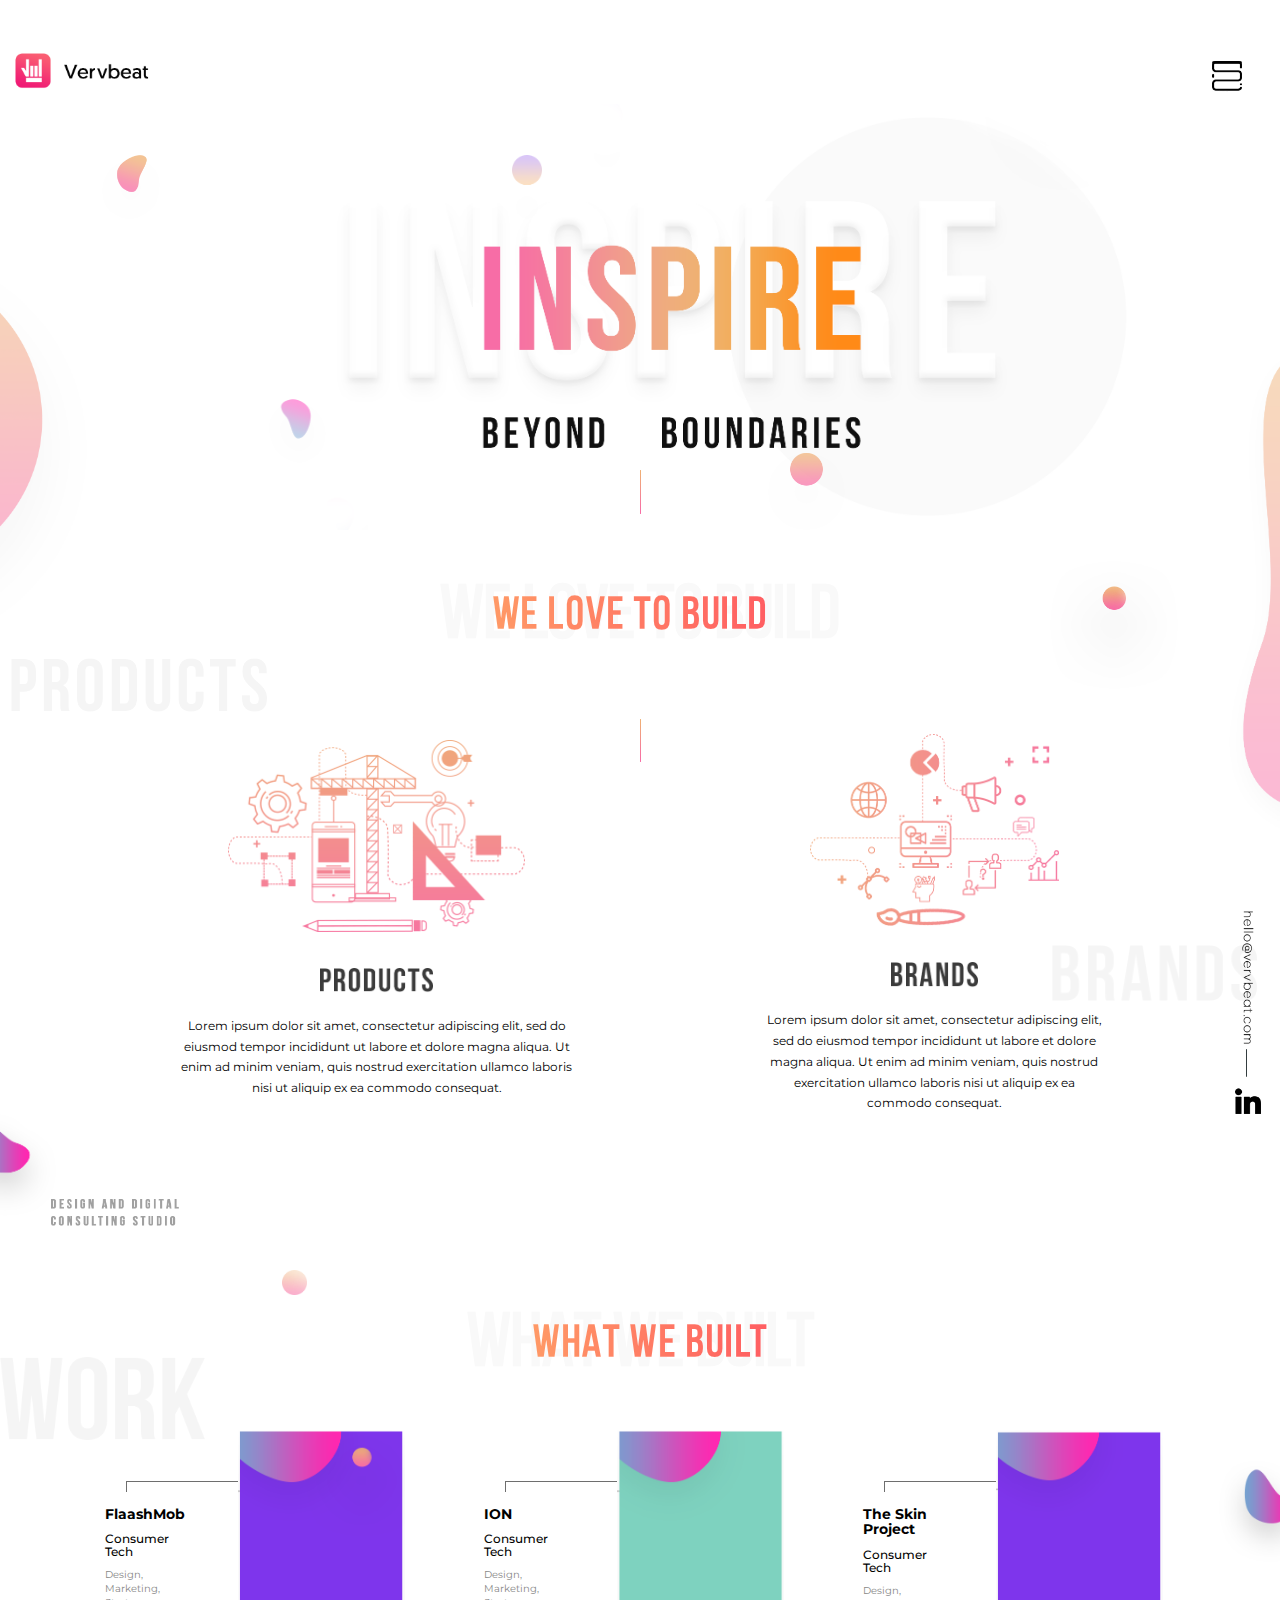
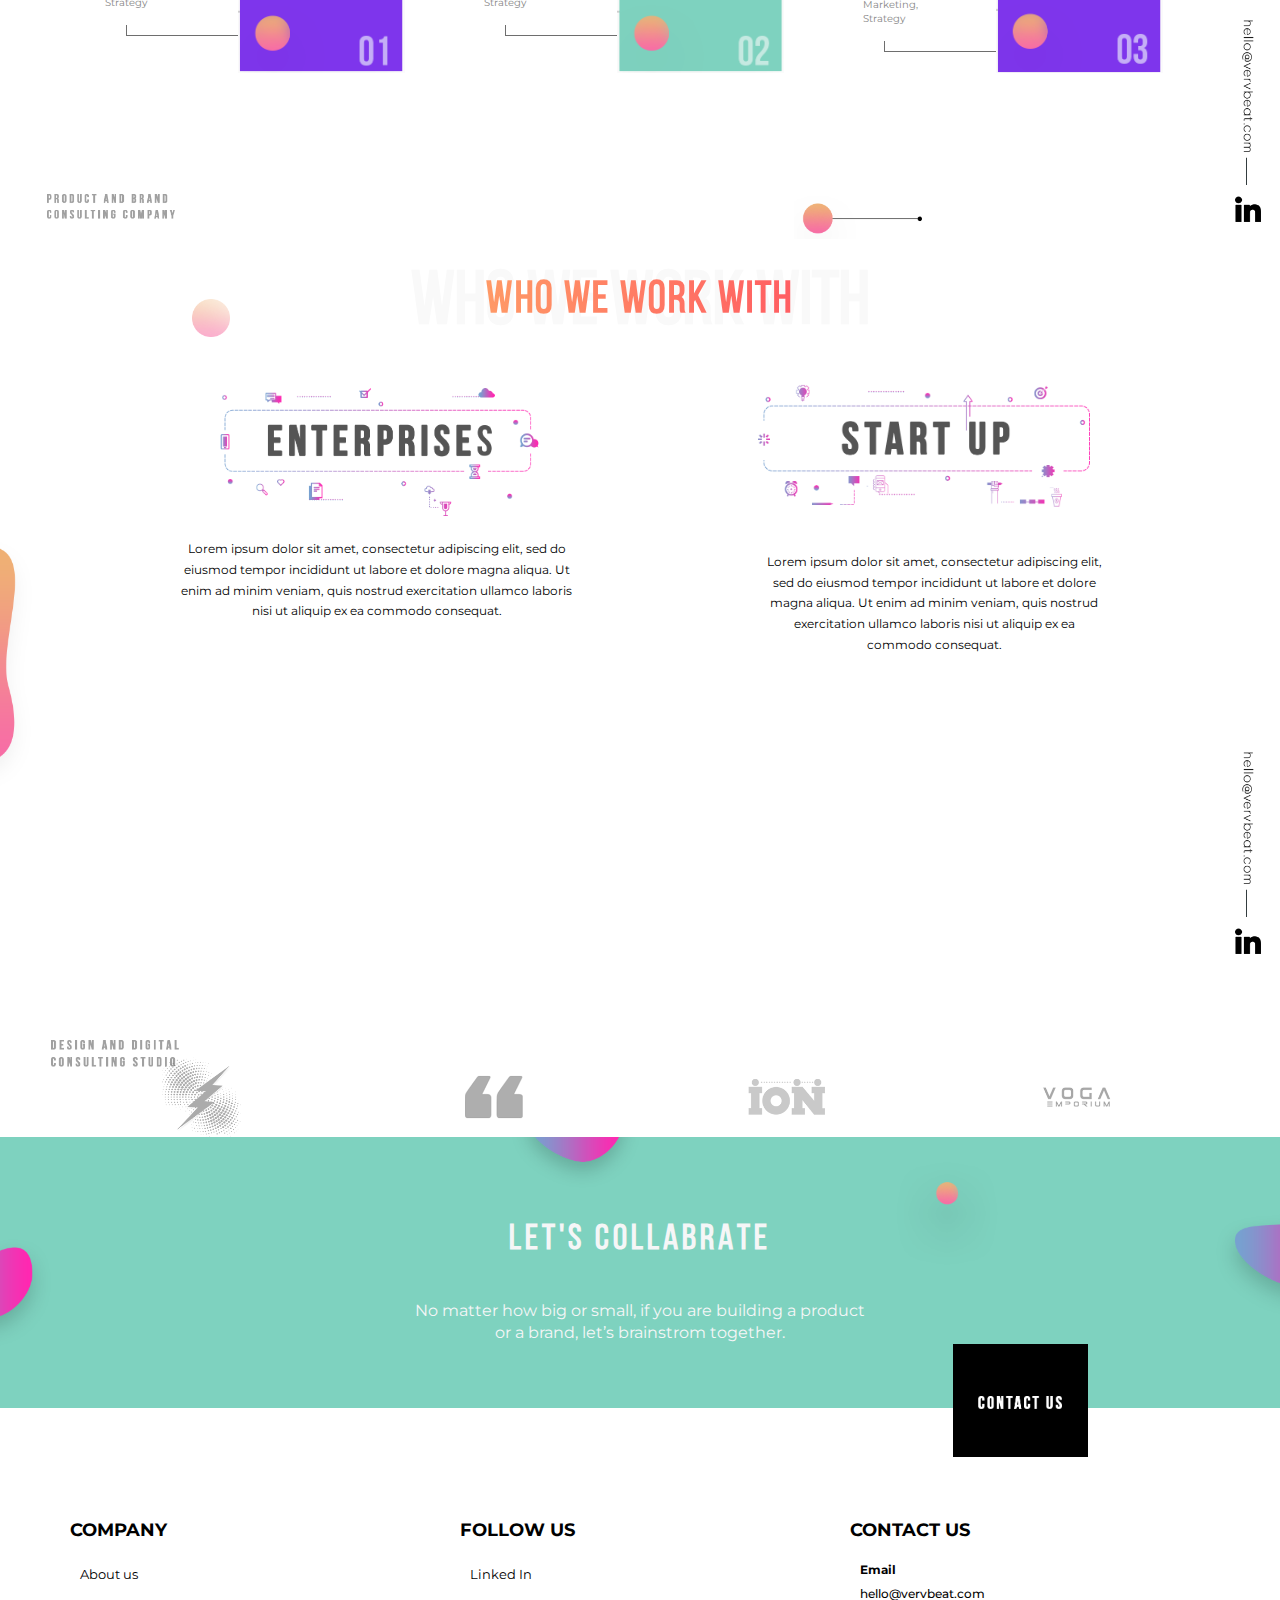
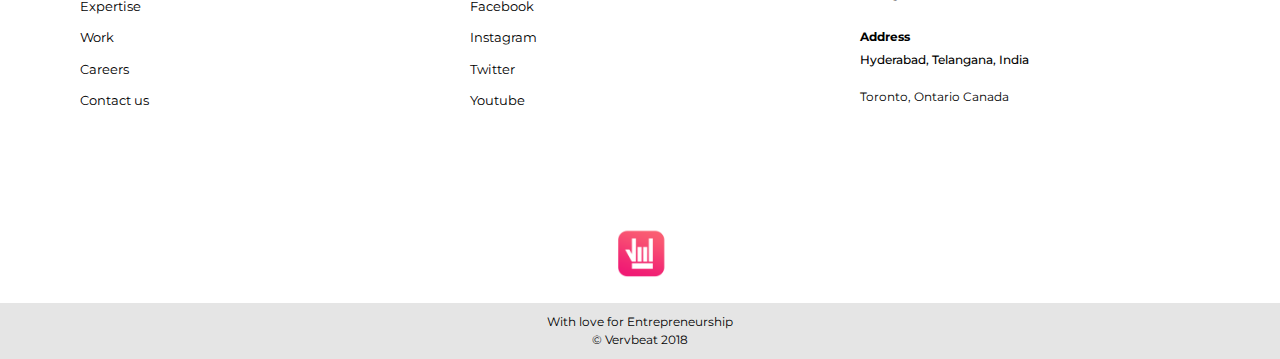
<file: index.html>
<!DOCTYPE html>
<html lang="en">
<head>
  <!-- Theme Made By www.w3schools.com - No Copyright -->
  <title> Vervbeat </title>
  <meta charset="utf-8">
  <meta name="viewport" content="width=device-width, initial-scale=1">
  <link rel="stylesheet" href="css/fonts.css">
  
  <link rel="stylesheet" href="css/helpers.css">
  
  <link href="https://fonts.googleapis.com/css?family=Montserrat" rel="stylesheet">
  <script src="https://ajax.googleapis.com/ajax/libs/jquery/3.3.1/jquery.min.js"></script>
  <link rel="stylesheet" href="https://maxcdn.bootstrapcdn.com/bootstrap/3.3.7/css/bootstrap.min.css">
  <script src="https://maxcdn.bootstrapcdn.com/bootstrap/3.3.7/js/bootstrap.min.js"></script>
   <link rel="stylesheet" href="css/style.css">
   <link rel="stylesheet" href="css/menu-style.css">
   <link rel="stylesheet" href="css/responsive.css">
</head>
<body>

<!-- Navbar -->
<nav class="navbar navbar-default">
  <div class="container-fluid">
    <div class="navbar-header" style="width:100%;">
     <!--  <button type="button" class="navbar-toggle" data-toggle="collapse" data-target="#myNavbar">
        <span class="icon-bar"></span>
        <span class="icon-bar"></span>
        <span class="icon-bar"></span>                        
      </button> -->
	 <div style="float:right;padding-top:10px;">
	 <div id="nav-icon">
      <!-- <span></span>
      <span></span>
      <span></span> -->
      <span><img src="images/menu.png" width="100%"></span>
    </div>
	</div>
      <a class="navbar-brand" href="index.html"><img src="images/logo.png" height="40" /></a>
    </div>
    <div class="collapse navbar-collapse" id="myNavbar">
      <ul class="nav navbar-nav navbar-right" style="padding-top:1vw;">
       <!--  <li><a href="#">WHO</a></li>
        <li><a href="#">WHAT</a></li> -->
        <li><!-- <a href="#" class="pn"><img src="images/menu.png" height="25" /></a> -->
		<!--   <div id="nav-icon">

      <span></span>
      <span></span>
      <span></span>

    </div> -->
	
		</li>
      </ul>
    </div>
  </div>
</nav>
<div id="overlay">

  <div>

      <ul>
	    <li><a href="index.html">Home</a></li>
        <li><a href="about.html">About us</a></li>
        <li><a href="expertise.html">Expertise</a></li>
        <li><a href="work.html">Work</a></li>
		<li><a href="careers.html">Careers</a></li>
		<li><a href="contactus.html">Contat us</a></li>
      </ul>

  </div>

</div>
<!-- First Container -->
<section class="page-section">
<div  class="bg-1">
<div class="container-fluid1  text-left vcenter">
  <div class="i1"><img src="images/shapes/i1.png"/></div>
   <div class="i2"><img src="images/shapes/i2.png"/></div>
  
   <div class="i4"><img src="images/shapes/i4.png"/></div>
   <div class="i5"><img src="images/shapes/i5.png"/></div>
   <div class="line"><img src="images/shapes/line.png"/></div>

  <p class="inspire"><img src="images/inspire.png" /></p>
  <!-- <p class="empowering"><img src="images/shapes/empowering.png" /></p> -->
  <!-- <h1 class="empower upper fo-black">Empowering </h1>
   <h4 class="entrepr upper">Entrepreneurs </h4>
  <h5>To Innovative, Build and Grow</h5> -->
</div>
<p class="circle-1"><img src="images/shapes/i6.png" /></p>
<p class="i8"><img src="images/shapes/i8.png" /></p>
</div>
</section>
<!-- Second Container -->
<section class="page-section">
    <div class="text-center love-head">
        WE LOVE TO BUILD
        <h1 class="love-head1">WE LOVE TO BUILD</h1>
      </div>
<!-- <p class="container title1 pt4_v"><img src="images/title1.png" width="100%" /></p> -->
<p class="circle-3"><img src="images/circle-3.png"/></p>
<div class="bg-2">
<div class="container-fluid ph10_v">
<div class="row">
  <div class="col-md-6 col-sm-6 col-xs-12 text-center">
    <h1 class="productstext"> <img src="images/productstext.png" /> </h1>
	<p class="productimg"><img src="images/products.png"/></p>
    <h5 class="productshead"><img src="images/products-head.png"/></h5>
    <p class="productdescription">Lorem ipsum dolor sit amet, consectetur adipiscing elit, sed 
      do eiusmod tempor incididunt ut labore et dolore magna aliqua. Ut enim ad minim veniam, 
      quis nostrud exercitation ullamco laboris nisi ut aliquip ex ea commodo consequat. </p>
  </div>
  <div class="col-md-6 col-sm-6 col-xs-12 text-center pl6_v">
    <h1 class="brandtext"> <img src="images/brandtext.png" /> </h1>
	<p class="brandimg"><img src="images/brand.png"/></p>
    <h5 class="brandhead"><img src="images/brands-head.png"/></h5>
    <p class="branddescription">Lorem ipsum dolor sit amet, consectetur adipiscing elit, 
      sed do eiusmod tempor incididunt ut labore et dolore magna aliqua. Ut enim ad minim veniam, 
      quis nostrud exercitation ullamco laboris nisi ut aliquip ex ea commodo consequat. </p>
  </div>
  <div class="clearfix"></div>
</div>
  <div class="poly-1"><img src="images/poly-1.png"/></div>
  <div class="line2"><img src="images/shapes/line.png"/></div>
  <div class="ddc"> <!-- DESIGN AND DIGITAL CONSULTING STUDIO --> <img src="images/ddc.png" /></div>
  <div class="mail"><!-- hello@vervbeat.com --> <img src="images/hellovb.png"/></div>
</div>
</div>
</section>
<!-- Third Container (Grid) -->
<section class="page-section">
<p class="circle-4"><img src="images/circle-4.png"/></p>
<!-- <p class="container title1 pt4_v brand"><img src="images/title2.png" width="100%" /></p> -->
<div class="text-center love-head">
    WHAT WE BUILT
    <h1 class="love-head1">WHAT WE BUILT</h1>
  </div>
<div class="line3"><img src="images/shapes/line.png"/></div>
<p class="worktxt"><img src="images/work.png"/></p>
<p class="poly-2"><img src="images/poly-2.png"/></p>
<div class="mail"> <img src="images/hellovb.png"></div>
<div class="bg-3">
<div class="container-fluid mw-95">    
<!--   <h3 class="margin">Where To Find Me?</h3><br> -->
  <div class="row mt17_v ml5_v">
    <div class="col-sm-4 col-xs-12">
	  <div class="wreduce">
	  <div class="mainbox">
	    <div class="text-left mainbox-border">
		 <div class="box-moment">
	      <h5><b>FlaashMob</b></h5>
		  <h6>Consumer Tech</h6>
          <p class="fs10">Design, Marketing, Strategy</p>
		 </div>
		</div>
	  </div>
	  <div class="imgbox">
       <img src="images/01.png" class="img-responsive" style="width:100%" alt="Image">
	  </div>
	  </div>
    </div>
    <div class="col-sm-4 col-xs-12"> 
	  <div class="wreduce">
       <div class="mainbox">
	    <div class="text-left mainbox-border">
		 <div class="box-moment">
	      <h5><b>ION</b></h5>
		  <h6>Consumer Tech</h6>
          <p class="fs10">Design, Marketing, Strategy</p>
		 </div>
		</div>
	  </div>
	  <div class="imgbox">
       <img src="images/02.png" class="img-responsive" style="width:100%" alt="Image">
	  </div>
	  </div>
    </div>
    <div class="col-sm-4 col-xs-12"> 
	   <div class="wreduce">
       <div class="mainbox">
	    <div class="text-left mainbox-border">
		 <div class="box-moment">
	      <h5><b>The Skin Project</b></h5>
		  <h6>Consumer Tech</h6>
          <p class="fs10">Design, Marketing, Strategy</p>
		 </div>
		</div>
	  </div>
	  <div class="imgbox">
       <img src="images/03.png" class="img-responsive" style="width:100%" alt="Image">
	  </div>
	  </div>
    </div>
    <div class="clearfix"></div>
  </div>
  <div class="pab"> <!-- DESIGN AND DIGITAL CONSULTING STUDIO --> <img src="images/shapes/product-and-brand.png"></div>
</div>
</div>
</section>

<!-- Fourth Container -->
<section class="page-section">
<!-- <p class="container title1 title3"><img src="images/title4.png" width="100%" /></p> -->
<div class="text-center home-head">
    WHO WE WORK WITH
    <h1 class="home-head1">WHO WE WORK WITH</h1>
  </div>
<p class="circle-5"><img src="images/circle-5.png"/></p>
<p class="dotdash"><img src="images/dotdash.png"/></p>
<div class="bg-2" style="margin-bottom:0px;height:70vh;">
<div class="container-fluid" style="
    padding-left: 10vw;
    padding-right: 10vw;">
<div class="row">
  <div class="col-sm-6 col-xs-12 text-center">
	<p class="enterprise"><img src="images/enterprise.png"/></p>
    <p class="productdescription">Lorem ipsum dolor sit amet, consectetur adipiscing elit, sed do eiusmod tempor incididunt ut labore et dolore magna aliqua. Ut enim ad minim veniam, quis nostrud exercitation ullamco laboris nisi ut aliquip ex ea commodo consequat. </p>
  </div>
  <div class="col-sm-6 col-xs-12 text-center" style="padding-left:6vw;">
	<p class="startup"><img src="images/startup.png"/></p>
    <p class="branddescription">Lorem ipsum dolor sit amet, consectetur adipiscing elit, sed do eiusmod tempor incididunt ut labore et dolore magna aliqua. Ut enim ad minim veniam, quis nostrud exercitation ullamco laboris nisi ut aliquip ex ea commodo consequat. </p>
  </div>
</div>
  <div class="poly-5"><img src="images/poly-5.png"/></div>
  <div class="ddc"><!--  DESIGN AND DIGITAL CONSULTING STUDIO  --><img src="images/ddc.png" /></div>
  <div class="mail"><!-- hello@vervbeat.com --> <img src="images/hellovb.png"/></div>
</div>
</div>
</section>

<section class="page-section">
<div class="container">
 <div class="row text-center icons">
   <div class="col-sm-3 col-xs-3">
     <img src="images/client1.png" height="80"/>
   </div>
   <div class="col-sm-3 col-xs-3">
     <img src="images/client2.png" height="80"/>
   </div>
   <div class="col-sm-3 col-xs-3">
     <img src="images/client3.png" height="80"/>
   </div>
   <div class="col-sm-3 col-xs-3" style="padding: 0px 0px">
     <img src="images/client4.png" height="80"/>
   </div>
 </div>
 </div>
</section>
<section class="page-section">
 <div class="container-fluid text-center" style="background:#7ed2bf;padding:5vw ;">
    <!-- <p class="letsc"> <img src="images/letscollabrate.png" /> </p> -->
    <h1 class="bottom-head"><b>LET'S COLLABRATE</b></h1>
	<p class="pt30 letsd"> No matter how big or small, if you are building a 
product or a brand, let’s brainstrom together.  </p>

 <div class="l1"><img src="images/shapes/l1.png"/></div>
 <div class="l2"><img src="images/shapes/l2.png"/></div>
 <div class="l3"><img src="images/shapes/l3.png"/></div>
 <div class="l4"><img src="images/shapes/l4.png"/></div>
 <div class="contactus">
   <img src="images/contact.png" />
 </div>
 </div>
</section>

<section class="page-section footer">
  <div class="container">
    <div class="row">
	  <div class="col-md-4 col-sm-4 col-xs-4">
	    <div class="fwidget">
	     <h4> COMPANY </h4>
		 <ul>
		    <li> <a href="#">About us</a> </li>
			<li> <a href="#">Expertise</a> </li>
			<li> <a href="#">Work</a> </li>
			<li> <a href="#">Careers</a> </li>
			<li> <a href="#">Contact us</a> </li>
		 </ul>
		</div>
	  </div>
	  <div class="col-md-4 col-sm-4 col-xs-4">
	  <div class="fwidget">
	     <h4> FOLLOW US </h4>
		 <ul>
		    <li> <a href="#">Linked In</a> </li>
			<li> <a href="#">Facebook</a> </li>
			<li> <a href="#">Instagram</a> </li>
			<li> <a href="#">Twitter</a> </li>
			<li> <a href="#">Youtube</a> </li>
		 </ul>
		 </div>
	  </div>
	  <div class="col-md-4 col-sm-4 col-xs-4">
	  <div class="fwidget">
	     <h4> CONTACT US </h4>
		  <div class="ftext">
		    <h6>Email</h6>
			<h6 class="font">hello@vervbeat.com</h6>
		  </div>
		  <div class="ftext">
		    <h6>Address</h6>
			<h6>Hyderabad, Telangana, India</h6>
		  </div>
		  <div class="fadr">
		   Toronto, Ontario Canada
		  </div>
		  </div>
	  </div>
	</div>
  </div>
</section>
<section class="page-section pb20">
 <div class="container">
   <div class="row">
	  <div class="col-md-12 text-center">
	    <img src="images/vb.png" height="60"/>
	  </div>
	</div>
 </div>
</section>

<div style="clear:both;">
</div>
<!-- Footer -->
<footer class="container-fluid bg-4 text-center">
  <p class="mt10"> With love for Entrepreneurship <br/>
 © Vervbeat  2018 </p> 
</footer>
<!-- <script src="http://code.jquery.com/jquery-3.1.1.min.js"></script> -->
<script src="js/script.js"></script>
</body>
</html>
</file>
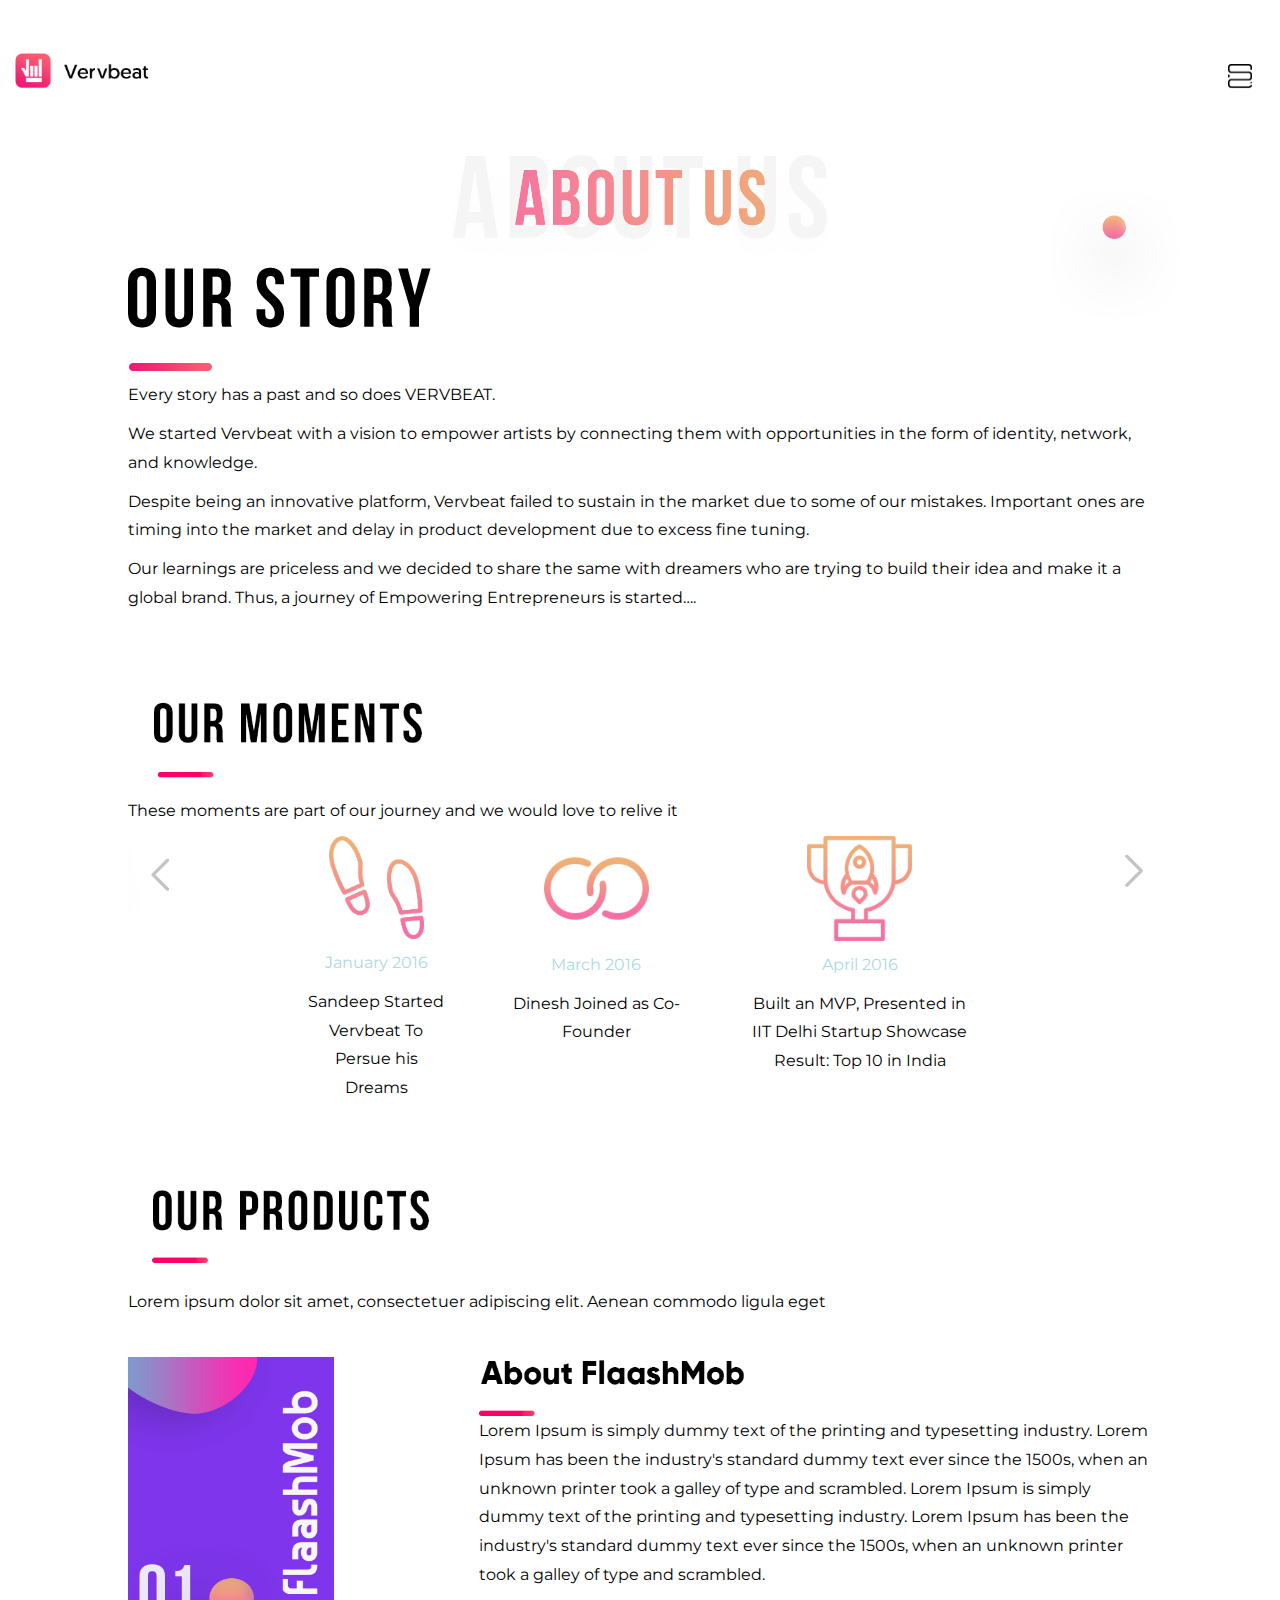
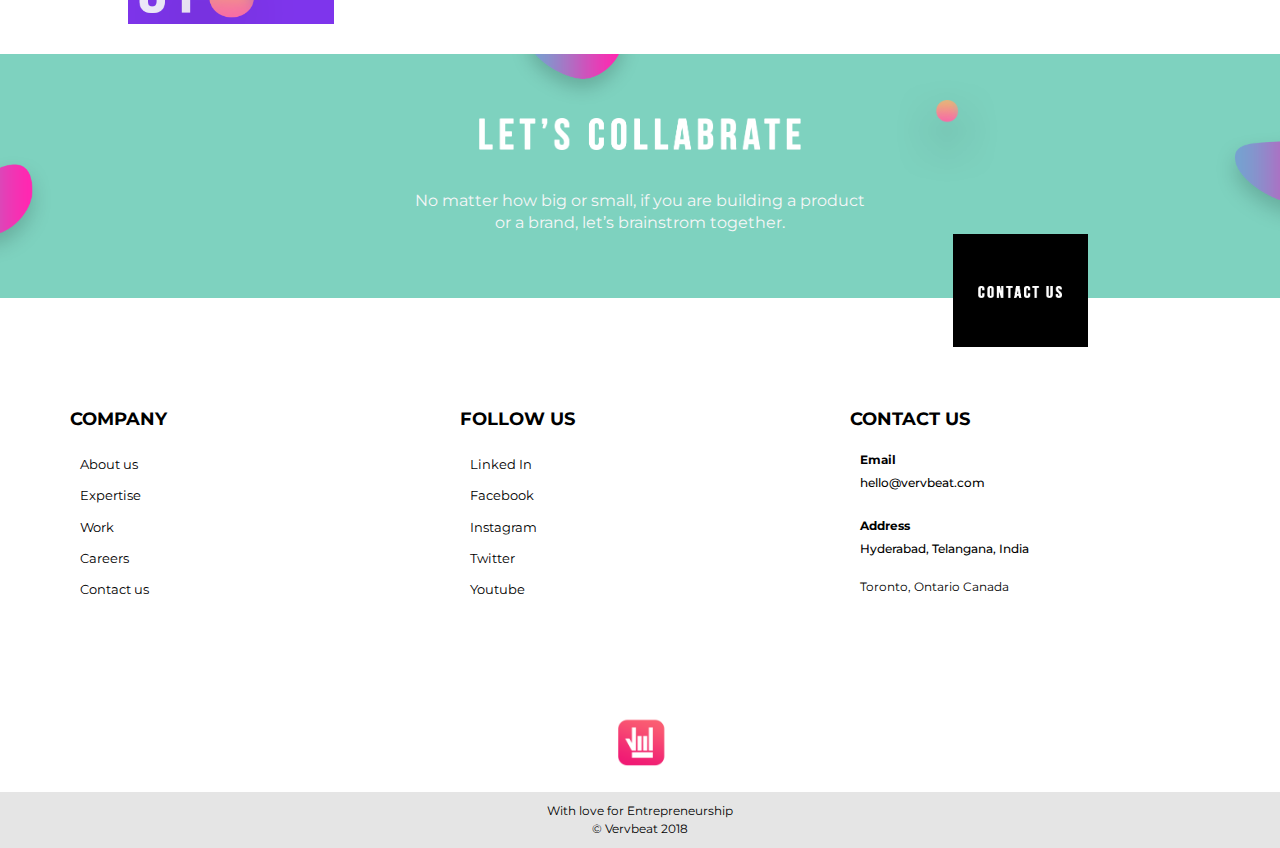
<file: about-us.html>
<!DOCTYPE html>
<html lang="en">
<head>
  <!-- Theme Made By www.w3schools.com - No Copyright -->
  <title> Vervbeat </title>
  <meta charset="utf-8">
  <meta name="viewport" content="width=device-width, initial-scale=1">
  <link rel="stylesheet" href="css/fonts.css">
  
  <link rel="stylesheet" href="css/helpers.css">

  <link href="https://fonts.googleapis.com/css?family=Montserrat" rel="stylesheet">
  <script src="https://ajax.googleapis.com/ajax/libs/jquery/3.3.1/jquery.min.js"></script>
  <link rel="stylesheet" href="https://maxcdn.bootstrapcdn.com/bootstrap/3.3.7/css/bootstrap.min.css">
  <script src="https://maxcdn.bootstrapcdn.com/bootstrap/3.3.7/js/bootstrap.min.js"></script>
      <link rel="stylesheet" href="css/style.css">
      <link rel="stylesheet" href="css/responsive.css">
</head>
<body>

<!-- Navbar -->
<nav class="navbar navbar-default">
  <div class="container-fluid">
    <div class="navbar-header">
      <button type="button" class="navbar-toggle" data-toggle="collapse" data-target="#myNavbar">
        <span class="icon-bar"></span>
        <span class="icon-bar"></span>
        <span class="icon-bar"></span>                        
      </button>
      <a class="navbar-brand" href="#"><img src="images/logo.png" height="40" /></a>
    </div>
    <div class="collapse navbar-collapse" id="myNavbar">
      <ul class="nav navbar-nav navbar-right" style="padding-top:1vw;">
       
        <li><a href="#" class="pn"><img src="images/menu.png" height="25" /></a></li>
      </ul>
    </div>
  </div>
</nav>


<!-- Second Container -->
<section class="page-section">
<p class="container title1" style="padding-top:4vw;"><img src="images/aboutus/about-head.png" width="100%" /></p>
<p class="circle-3"><img src="images/circle-3.png"/></p>
<div>
<div class="container-fluid" style="
    padding-left: 10vw;
    padding-right: 10vw;">
<div class="row">
  <div class="col-md-12"  style="color:#000;">
    <p class="text-left"><img src="images/aboutus/ourstory.png" /></p>
	<p>
	 Every story has a past and so does VERVBEAT.</p>

<p>We started Vervbeat with a vision to empower artists by connecting them with opportunities in the form of identity, network, and knowledge. </p>

<p>Despite being an innovative platform, Vervbeat failed to sustain in the market due to some of our mistakes. Important ones are timing into the market and delay in product development due to excess fine tuning.</p>

 <p>Our learnings are priceless and we decided to share the same with dreamers who are trying to build their idea and make it a global brand. Thus, a journey of Empowering Entrepreneurs is started….

	</p>
  </div>
</div>
</div>
</div>
</section>
<section class="page-section">
  <p class="container title1" style="padding-top:4vw;"></p>
  
  <div>
  <div class="container-fluid" style="
      padding-left: 10vw;
      padding-right: 10vw;">
  <div class="row">
    <div class="col-md-12"  style="color:#000;">
      <p class="text-left"><img src="images/aboutus/ourmoments.png" /></p>
    <p>
      These moments are part of our journey and we would love to relive it</p>
  </div>
  </div>
  <div class="row">
    <div class="col-md-1">
      <img src="images/aboutus/leftarrow.png">
    </div>
    <div class="col-md-offset-1 col-md-2 text-center">
      <img src="images/aboutus/Icon_1.png" width="65%">
    <p class="moments">January 2016</p>
    <p style="color:#000">Sandeep Started Vervbeat To Persue his Dreams</p>
    </div>
    <div class="col-md-3 text-center">
      <img src="images/aboutus/Icon_2.png" width="45%">
      <p class="moments">March 2016</p>
      <p style="color:#000">Dinesh Joined as Co-Founder</p>
    </div>
    <div class="col-md-3 text-center">
      <img src="images/aboutus/cup.png" width="45%">
      <p class="moments">April 2016</p>
      <p style="color:#000">Built an MVP, Presented in IIT Delhi Startup Showcase Result: Top 10 in India</p>
    </div>
    <div class="col-md-offset-1 col-md-1">
      <img src="images/aboutus/rightarrow.png">
    </div>
  </div>

  </div>
  </div>
  </section>
  <section class="page-section">
    <p class="container title1" style="padding-top:4vw;"></p>
    
    <div class="container-fluid" style="
        padding-left: 10vw;
        padding-right: 10vw;">
    <div class="row">
      <div class="col-md-12"  style="color:#000;">
        <p class="text-left"><img src="images/aboutus/ourproducts.png" /></p>
      <p>
        Lorem ipsum dolor sit amet, consectetuer adipiscing elit. Aenean commodo ligula eget</p>
    </div>
    </div>
    <div class="row" style="padding: 30px 0px">
        <div class="col-md-4">
          <img src="images/aboutus/flashmob.png" width="64%" height="267px">
        </div>
        <div class="col-md-8">
          <img src="images/aboutus/flashhead.png">
          <p style="color:#000;">Lorem Ipsum is simply dummy text of the printing and typesetting industry. 
            Lorem Ipsum has been the industry's standard dummy text ever since the 1500s,
             when an unknown printer took a galley of type and scrambled. Lorem Ipsum is simply dummy 
             text of the printing and typesetting industry. 
             Lorem Ipsum has been the industry's standard dummy text ever since the 1500s,
              when an unknown printer took a galley of type and scrambled.</p>
        </div>
      </div>
    </div>
  </section>

<section class="page-section">
 <div class="container-fluid text-center" style="background:#7ed2bf;padding:5vw ;">
    <p class="letsc"> <img src="images/letscollabrate.png" /> </p>
	<p class="pt30 letsd"> No matter how big or small, if you are building a 
product or a brand, let’s brainstrom together.  </p>

 <div class="l1"><img src="images/shapes/l1.png"/></div>
 <div class="l2"><img src="images/shapes/l2.png"/></div>
 <div class="l3"><img src="images/shapes/l3.png"/></div>
 <div class="l4"><img src="images/shapes/l4.png"/></div>
 <div class="contactus">
   <img src="images/contact.png" />
 </div>
 </div>
</section>

<section class="page-section footer">
  <div class="container">
    <div class="row">
	  <div class="col-md-4 col-sm-4 col-xs-4">
	    <div class="fwidget">
	     <h4> COMPANY </h4>
		 <ul>
		    <li> <a href="#">About us</a> </li>
			<li> <a href="#">Expertise</a> </li>
			<li> <a href="#">Work</a> </li>
			<li> <a href="#">Careers</a> </li>
			<li> <a href="#">Contact us</a> </li>
		 </ul>
		</div>
	  </div>
	  <div class="col-md-4 col-sm-4 col-xs-4">
	  <div class="fwidget">
	     <h4> FOLLOW US </h4>
		 <ul>
		    <li> <a href="#">Linked In</a> </li>
			<li> <a href="#">Facebook</a> </li>
			<li> <a href="#">Instagram</a> </li>
			<li> <a href="#">Twitter</a> </li>
			<li> <a href="#">Youtube</a> </li>
		 </ul>
		 </div>
	  </div>
	  <div class="col-md-4 col-sm-4 col-xs-4">
	  <div class="fwidget">
	     <h4> CONTACT US </h4>
		  <div class="ftext">
		    <h6>Email</h6>
			<h6 class="font">hello@vervbeat.com</h6>
		  </div>
		  <div class="ftext">
		    <h6>Address</h6>
			<h6>Hyderabad, Telangana, India</h6>
		  </div>
		  <div class="fadr">
		   Toronto, Ontario Canada
		  </div>
		  </div>
	  </div>
	</div>
  </div>
</section>
<section class="page-section pb20">
 <div class="container">
   <div class="row">
	  <div class="col-md-12 text-center">
	    <img src="images/vb.png" height="60"/>
	  </div>
	</div>
 </div>
</section>

<div style="clear:both;">
</div>
<!-- Footer -->
<footer class="container-fluid bg-4 text-center">
  <p class="mt10"> With love for Entrepreneurship <br/>
 © Vervbeat  2018 </p> 
</footer>

</body>
</html>
</file>
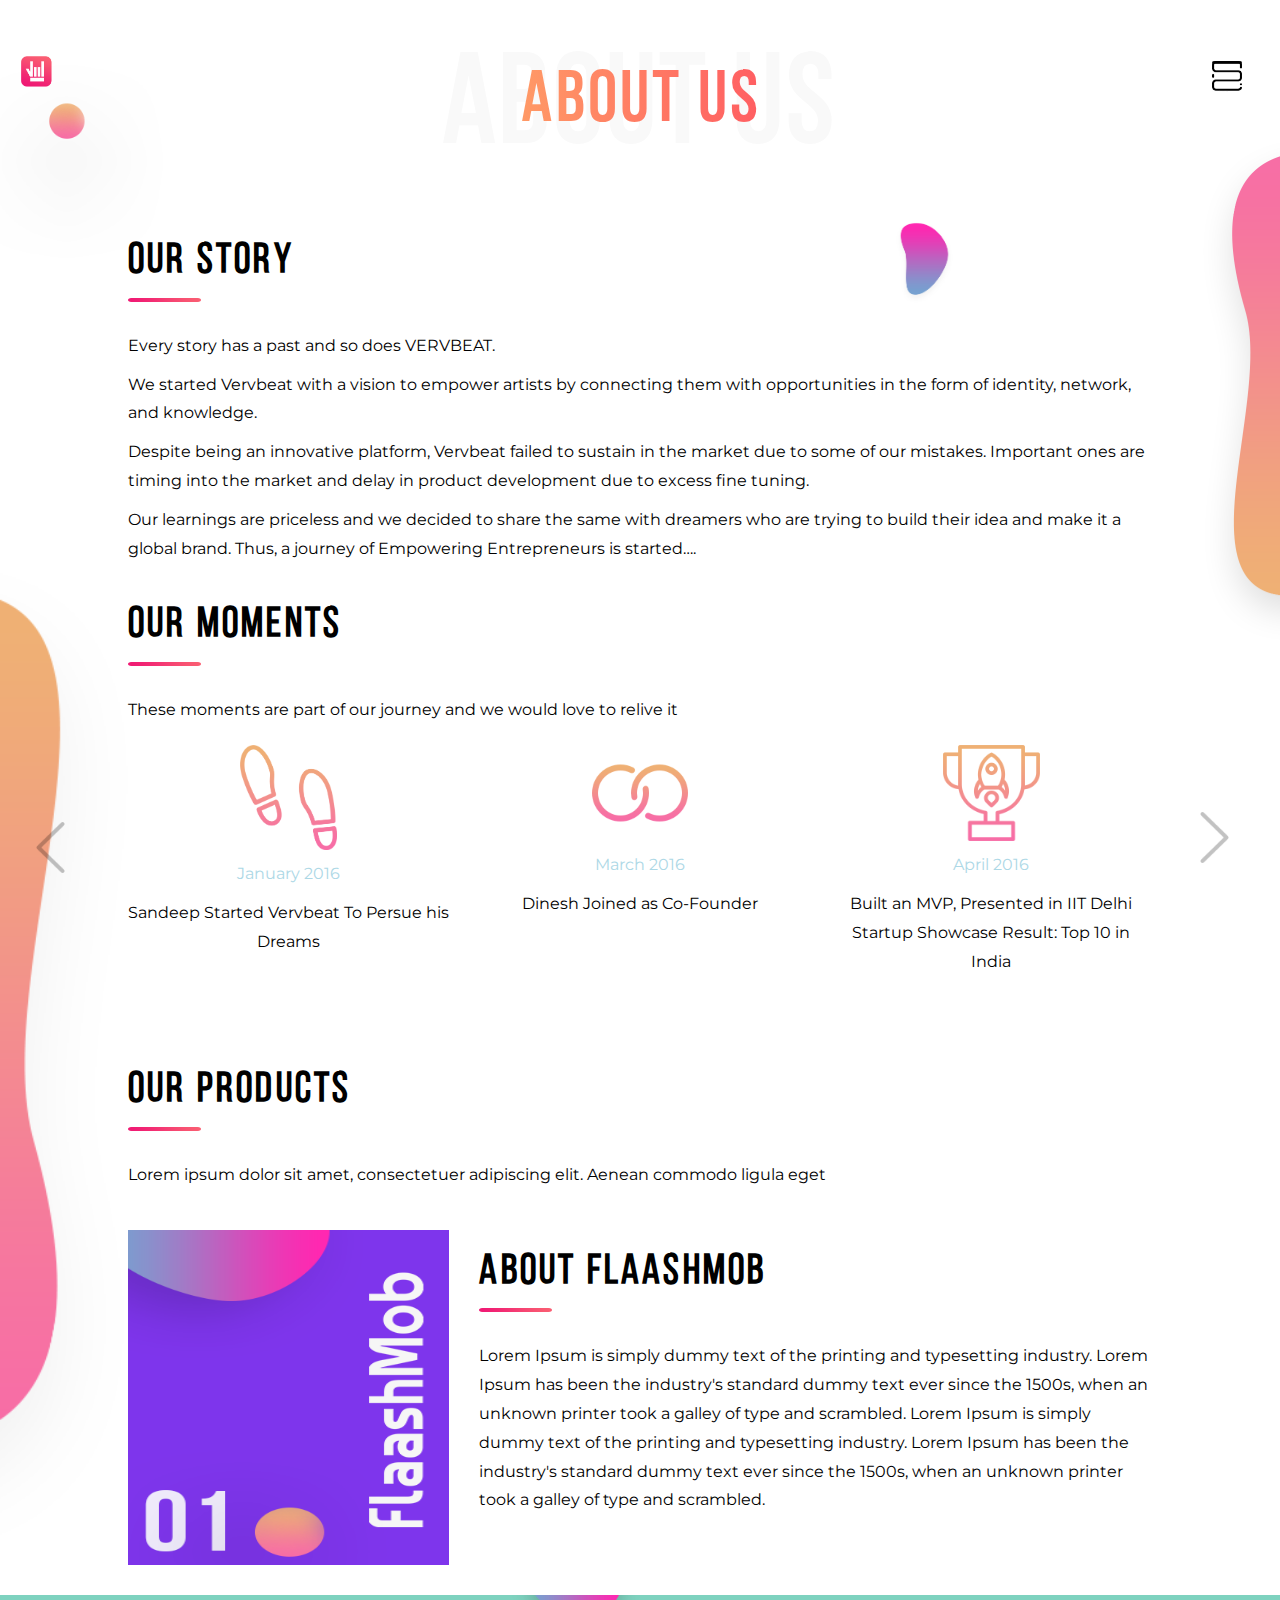
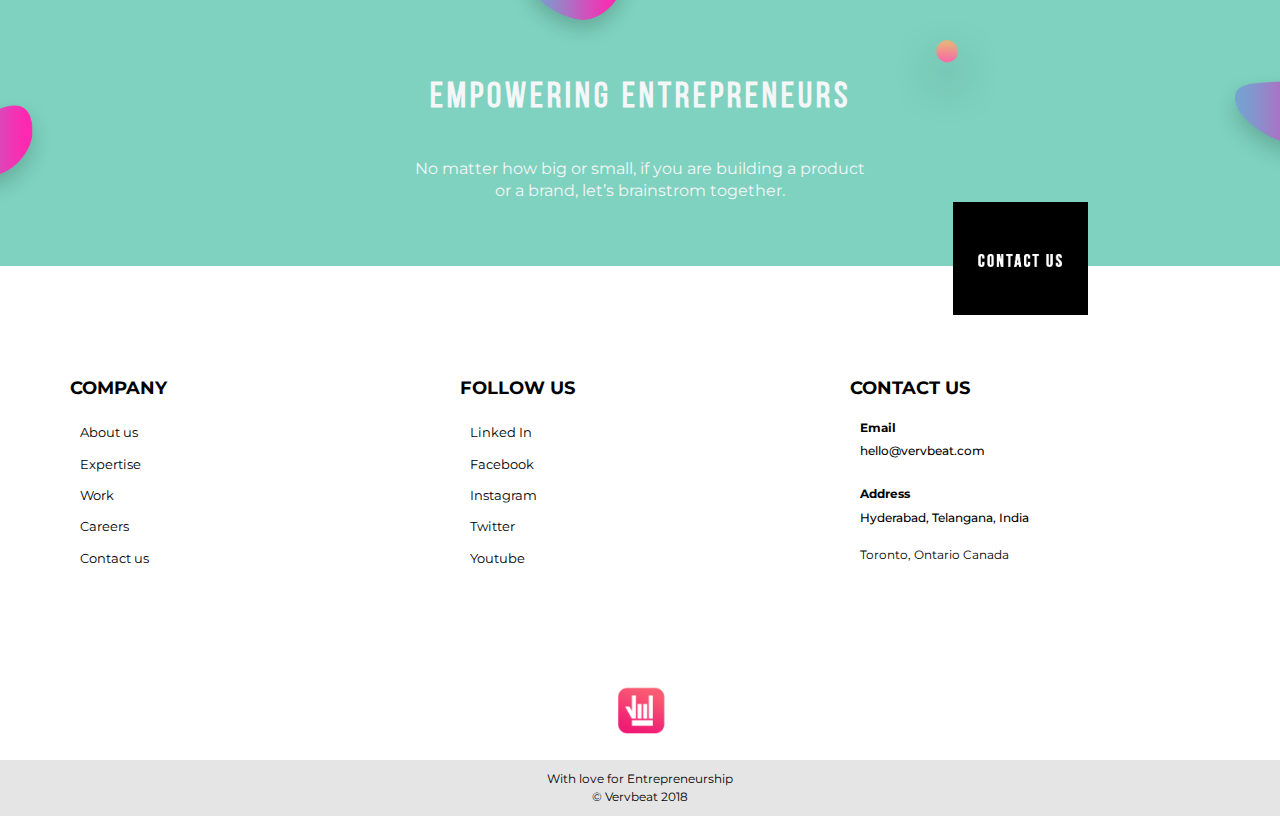
<file: about.html>
<!DOCTYPE html>
<html lang="en">
<head>
  <!-- Theme Made By www.w3schools.com - No Copyright -->
  <title> Vervbeat </title>
  <meta charset="utf-8">
  <meta name="viewport" content="width=device-width, initial-scale=1">
  <link rel="stylesheet" href="css/fonts.css">
  
  <link rel="stylesheet" href="css/helpers.css">
  
  <link href="https://fonts.googleapis.com/css?family=Montserrat" rel="stylesheet">
  <script src="https://ajax.googleapis.com/ajax/libs/jquery/3.3.1/jquery.min.js"></script>
  <link rel="stylesheet" href="https://maxcdn.bootstrapcdn.com/bootstrap/3.3.7/css/bootstrap.min.css">
  <script src="https://maxcdn.bootstrapcdn.com/bootstrap/3.3.7/js/bootstrap.min.js"></script>
   <link rel="stylesheet" href="css/style.css">
   <link rel="stylesheet" href="css/menu-style.css">
   <link rel="stylesheet" href="css/responsive.css">
</head>
<body>

<!-- Navbar -->
<nav class="navbar navbar-default">
  <div class="container-fluid">
    <div class="navbar-header" style="width:100%;">
     <!--  <button type="button" class="navbar-toggle" data-toggle="collapse" data-target="#myNavbar">
        <span class="icon-bar"></span>
        <span class="icon-bar"></span>
        <span class="icon-bar"></span>                        
      </button> -->
	 <div style="float:right;padding-top:10px;">
	 <div id="nav-icon">
      <!-- <span></span>
      <span></span>
      <span></span> -->
      <span><img src="images/menu.png" width="100%"></span>
    </div>
	</div>
      <a class="navbar-brand" href="index.html"><img src="images/vb.png" height="40" /></a>
    </div>
    <div class="text-center career-head">
        ABOUT US
        <h1 class="contact-head1">ABOUT US</h1>
      </div>
    <div class="collapse navbar-collapse" id="myNavbar">
  
    </div>
  </div>
</nav>
<div id="overlay">

  <div>

      <ul>
	    <li><a href="index.html">Home</a></li>
        <li><a href="about.html">About us</a></li>
        <li><a href="expertise.html">Expertise</a></li>
        <li><a href="work.html">Work</a></li>
		<li><a href="careers.html">Careers</a></li>
		<li><a href="contactus.html">Contat us</a></li>
      </ul>

  </div>

</div>

<!-- Second Container -->
<section class="page-section">
    <!-- <p class="container title1"><img src="images/aboutus/about-head.png" width="100%" /></p> -->
    
    <p class="about-circle"><img src="images/circle-3.png"/></p>
    <div>
    <div class="container-fluid" style="
        padding-left: 10vw;
        padding-right: 10vw;">
    <div class="row" style="padding-top: 6vw;">
      <div class="col-md-12"  style="color:#000;">
        <h1 class="our"><b>OUR STORY</b></h1>
        <img src="images/shapes/line_bottom.png" class="bottom-line">
      <p>
       Every story has a past and so does VERVBEAT.</p>
       <p class="about-blueshape"><img src="images/blue shape.png"</p>
    
    <p>We started Vervbeat with a vision to empower artists by connecting them with opportunities in the form of identity, network, and knowledge. </p>
    
    <p>Despite being an innovative platform, Vervbeat failed to sustain in the market due to some of our mistakes. Important ones are timing into the market and delay in product development due to excess fine tuning.</p>
    
     <p>Our learnings are priceless and we decided to share the same with dreamers who are trying to build their idea and make it a global brand. Thus, a journey of Empowering Entrepreneurs is started….
    
      </p>
      
      </div>
      <p class="expertise-shape"><img src="images/Expertise/shape_2.png"></p>
    </div>
    </div>
    </div>
    </section>
    <section class="page-section">
      <!-- <p class="container title1" style="padding-top:4vw;"></p> -->
      
      <div>
      <div class="container-fluid" style="
          padding-left: 10vw;
          padding-right: 10vw;">

          <p class="about-poly5"><img src="images/poly-5.png"></p>
      <div class="row">
        <div class="col-md-12"  style="color:#000;">
          <h1 class="our"><b>OUR MOMENTS</b></h1>
        <img src="images/shapes/line_bottom.png" class="bottom-line">
        <p>
          These moments are part of our journey and we would love to relive it</p>
      </div>
      </div>
      <div class="row">
        <!-- <div class="col-md-1">
          <img src="images/aboutus/leftarrow.png" class="arrow-left">
        </div> -->
        <p class="about-larrow"><img src="images/Careers/L_arrow.png"></p>
       <p class="about-rarrow"><img src="images/Careers/R_arrow.png"></p>
        <div class="col-md-4 col-sm-4 col-xs-12 text-center">
          <img src="images/aboutus/Icon_1.png" width="30%">
        <p class="moments">January 2016</p>
        <p style="color:#000">Sandeep Started Vervbeat To Persue his Dreams</p>
        </div>
        <div class="col-md-4 col-sm-4 col-xs-12 text-center">
          <img src="images/aboutus/Icon_2.png" width="30%">
          <p class="moments">March 2016</p>
          <p style="color:#000">Dinesh Joined as Co-Founder</p>
        </div>
        <div class="col-md-4 col-sm-4 col-xs-12 text-center">
          <img src="images/aboutus/cup.png" width="30%">
          <p class="moments">April 2016</p>
          <p style="color:#000">Built an MVP, Presented in IIT Delhi Startup Showcase Result: Top 10 in India</p>
        </div>
        <!-- <div class="col-md-offset-1 col-md-1">
          <img src="images/aboutus/rightarrow.png" class="arrow-left">
        </div> -->
      </div>
    
      </div>
      </div>
      </section>
      <section class="page-section">
        <p class="container title1" style="padding-top:4vw;"></p>
        
        <div class="container-fluid" style="
            padding-left: 10vw;
            padding-right: 10vw;">
        <div class="row">
          <div class="col-md-12"  style="color:#000;">
            <h1 class="our"><b>OUR PRODUCTS</b></h1>
            
        <img src="images/shapes/line_bottom.png" class="bottom-line">
          <p>
            Lorem ipsum dolor sit amet, consectetuer adipiscing elit. Aenean commodo ligula eget</p>
        </div>
        </div>
        <div class="row" style="padding: 30px 0px">
          <div class="col-md-4 col-sm-4 col-xs-12 about-flashmob text-center">
            <img src="images/aboutus/flashmob.png">
          </div>
          <div class="col-md-8 col-sm-8 col-xs-12">
            <h1 class="our" style="color:#000;"><b>About FlaashMob</b></h1>
            <img src="images/shapes/line_bottom.png" class="bottom-line">
            <p style="color:#000;">Lorem Ipsum is simply dummy text of the printing and typesetting industry. 
              Lorem Ipsum has been the industry's standard dummy text ever since the 1500s,
               when an unknown printer took a galley of type and scrambled. Lorem Ipsum is simply dummy 
               text of the printing and typesetting industry. 
               Lorem Ipsum has been the industry's standard dummy text ever since the 1500s,
                when an unknown printer took a galley of type and scrambled.</p>
          </div>
          
        </div>
        </div>
      </section>
    
    <section class="page-section">
     <div class="container-fluid text-center" style="background:#7ed2bf;padding:5vw ;">
        <!-- <p class="letsc"> <img src="images/letscollabrate.png" /> </p> -->
        <h1 class="bottom-head"><b>EMPOWERING ENTREPRENEURS</b></h1>
      <p class="pt30 letsd"> No matter how big or small, if you are building a 
    product or a brand, let’s brainstrom together.  </p>
    
     <div class="l1"><img src="images/shapes/l1.png"/></div>
     <div class="l2"><img src="images/shapes/l2.png"/></div>
     <div class="l3"><img src="images/shapes/l3.png"/></div>
     <div class="l4"><img src="images/shapes/l4.png"/></div>
     <div class="contactus">
       <img src="images/contact.png" />
     </div>
     </div>
    </section>
    
    <section class="page-section footer">
      <div class="container">
        <div class="row">
        <div class="col-md-4 col-sm-4 col-xs-4">
          <div class="fwidget">
           <h4> COMPANY </h4>
         <ul>
            <li> <a href="#">About us</a> </li>
          <li> <a href="#">Expertise</a> </li>
          <li> <a href="#">Work</a> </li>
          <li> <a href="#">Careers</a> </li>
          <li> <a href="#">Contact us</a> </li>
         </ul>
        </div>
        </div>
        <div class="col-md-4 col-sm-4 col-xs-4">
        <div class="fwidget">
           <h4> FOLLOW US </h4>
         <ul>
            <li> <a href="#">Linked In</a> </li>
          <li> <a href="#">Facebook</a> </li>
          <li> <a href="#">Instagram</a> </li>
          <li> <a href="#">Twitter</a> </li>
          <li> <a href="#">Youtube</a> </li>
         </ul>
         </div>
        </div>
        <div class="col-md-4 col-sm-4 col-xs-4">
        <div class="fwidget">
           <h4> CONTACT US </h4>
          <div class="ftext">
            <h6>Email</h6>
          <h6 class="font">hello@vervbeat.com</h6>
          </div>
          <div class="ftext">
            <h6>Address</h6>
          <h6>Hyderabad, Telangana, India</h6>
          </div>
          <div class="fadr">
           Toronto, Ontario Canada
          </div>
          </div>
        </div>
      </div>
      </div>
    </section>
    <section class="page-section pb20">
     <div class="container">
       <div class="row">
        <div class="col-md-12 text-center">
          <img src="images/vb.png" height="60"/>
        </div>
      </div>
     </div>
    </section>
    
    <div style="clear:both;">
    </div>
    <!-- Footer -->
    <footer class="container-fluid bg-4 text-center">
      <p class="mt10"> With love for Entrepreneurship <br/>
     © Vervbeat  2018 </p> 
    </footer>

<!-- <p style="margin-bottom:0px;position:absolute;"><img src="mocks/about.png" width="100%"/></p> -->
<!-- <script src="http://code.jquery.com/jquery-3.1.1.min.js"></script> -->
<script src="js/script.js"></script>
</body>
</html>
</file>
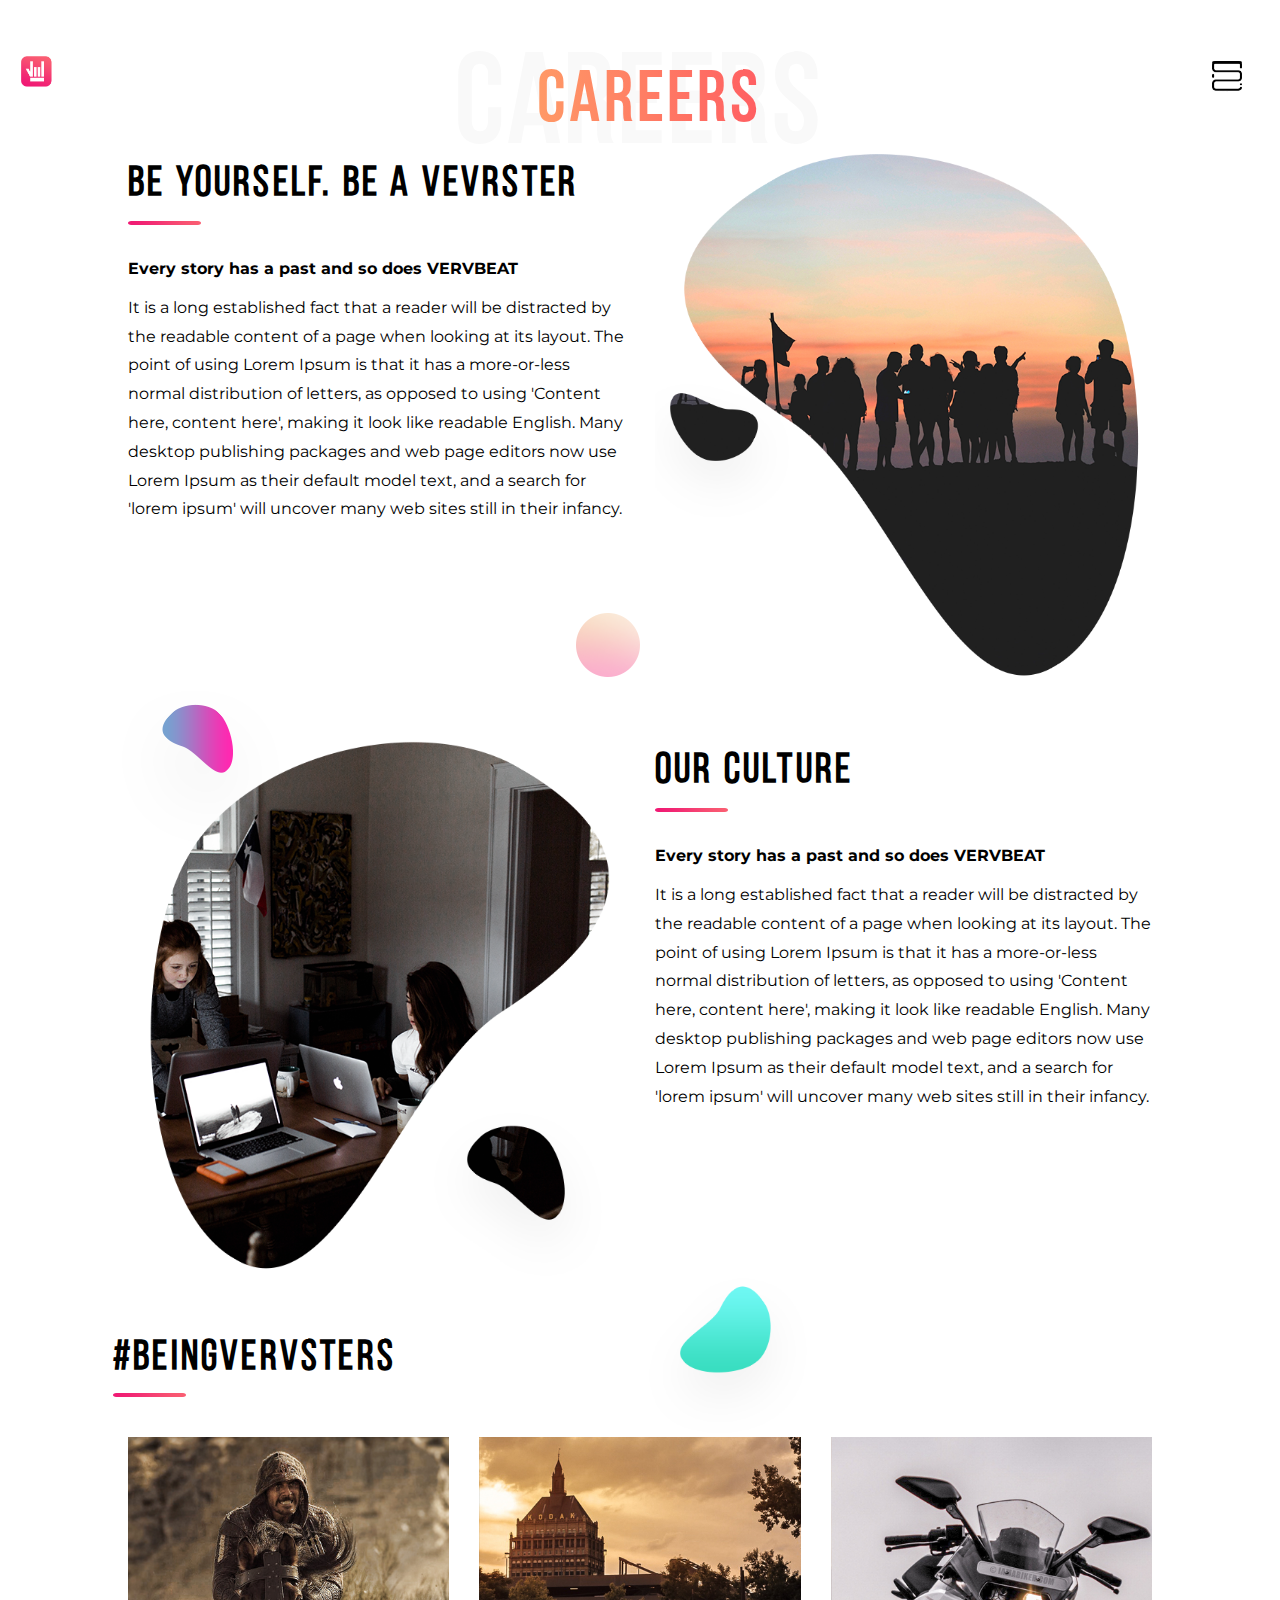
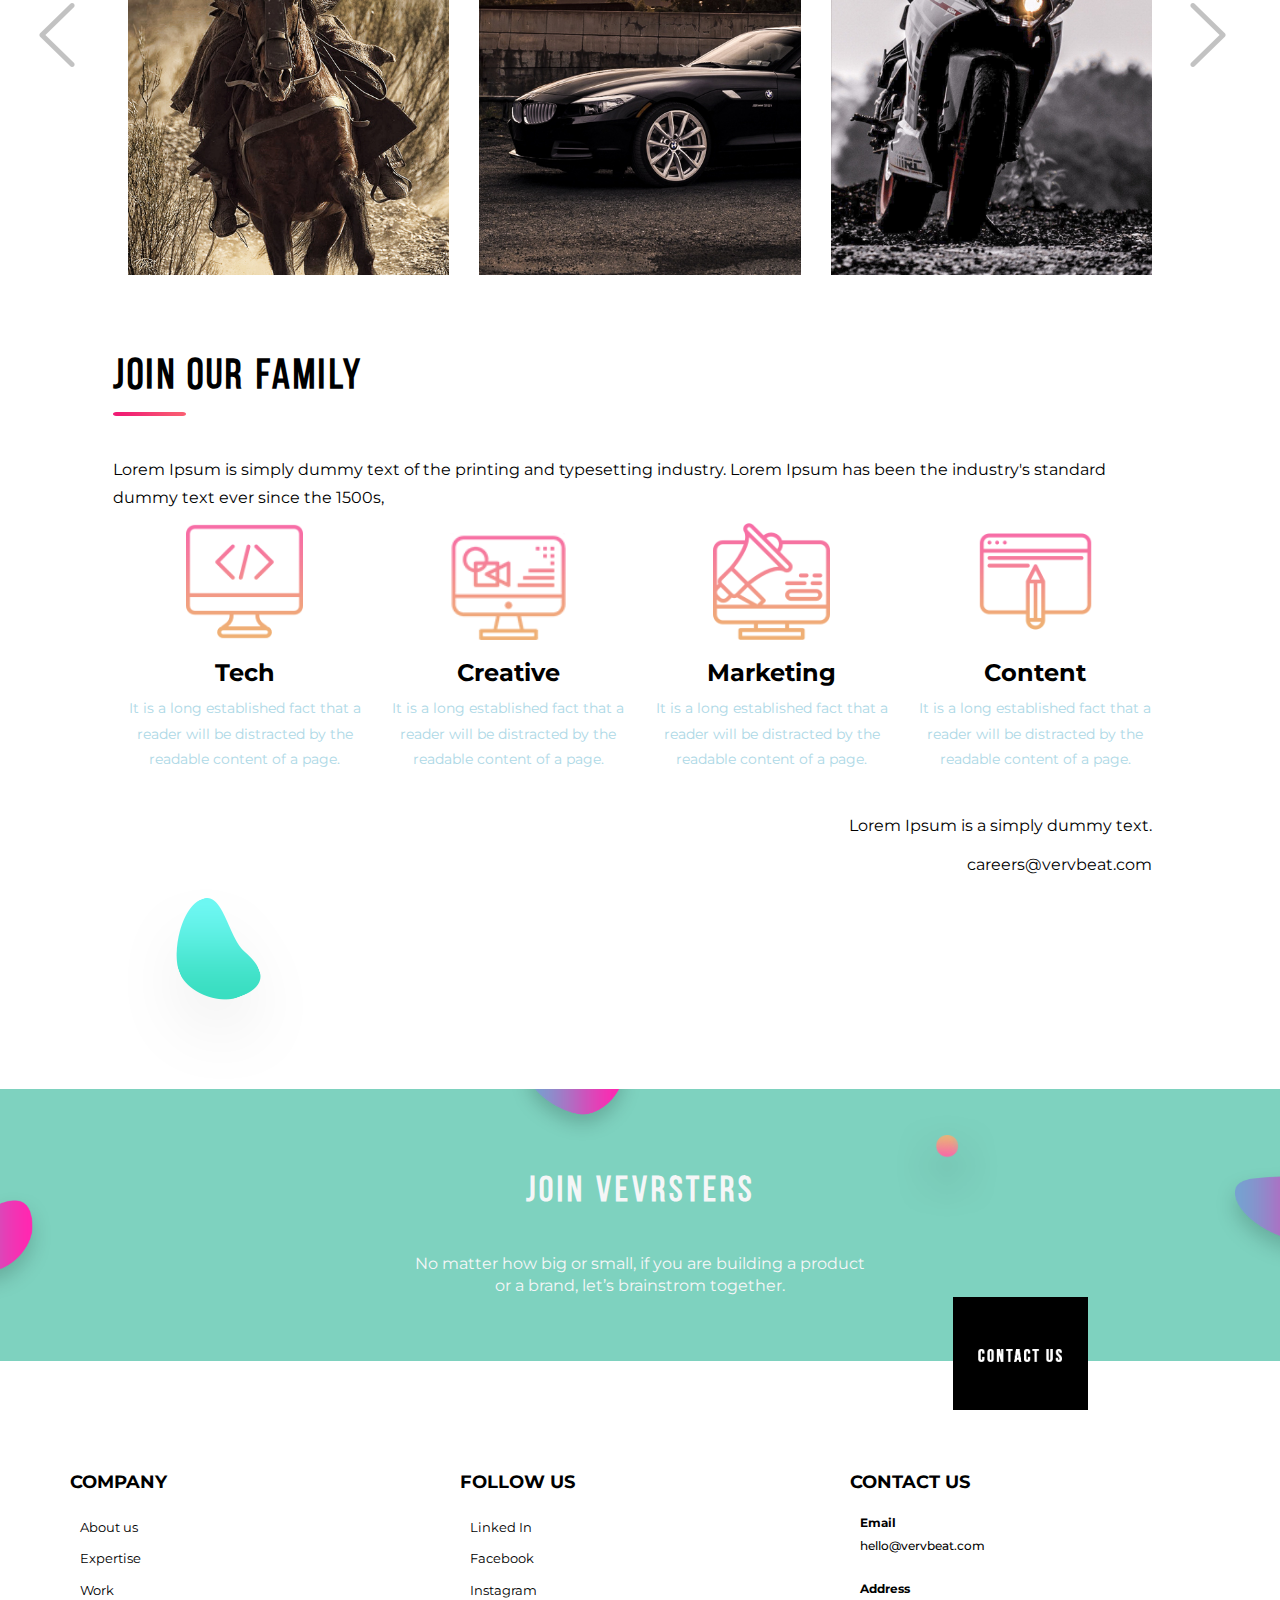
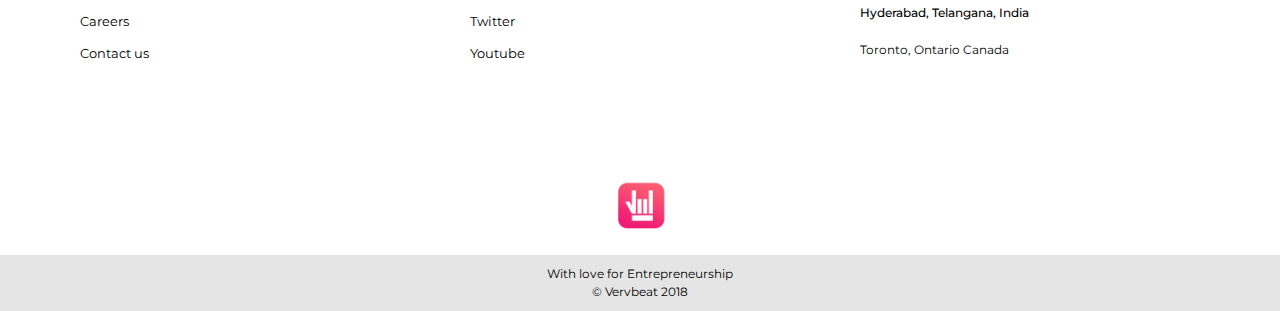
<file: careers.html>
<!DOCTYPE html>
<html lang="en">

<head>
  <!-- Theme Made By www.w3schools.com - No Copyright -->
  <title> Vervbeat </title>
  <meta charset="utf-8">
  <meta name="viewport" content="width=device-width, initial-scale=1">
  <link rel="stylesheet" href="css/fonts.css">

  <link rel="stylesheet" href="css/helpers.css">

  <link href="https://fonts.googleapis.com/css?family=Montserrat" rel="stylesheet">
  <script src="https://ajax.googleapis.com/ajax/libs/jquery/3.3.1/jquery.min.js"></script>
  <link rel="stylesheet" href="https://maxcdn.bootstrapcdn.com/bootstrap/3.3.7/css/bootstrap.min.css">
  <script src="https://maxcdn.bootstrapcdn.com/bootstrap/3.3.7/js/bootstrap.min.js"></script>
  <link rel="stylesheet" href="css/style.css">
  <link rel="stylesheet" href="css/menu-style.css">
  <link rel="stylesheet" href="css/responsive.css">
</head>

<body>

  <!-- Navbar -->
  <nav class="navbar navbar-default">
    <div class="container-fluid">
      <div class="navbar-header" style="width:100%;">
        <!--  <button type="button" class="navbar-toggle" data-toggle="collapse" data-target="#myNavbar">
        <span class="icon-bar"></span>
        <span class="icon-bar"></span>
        <span class="icon-bar"></span>                        
      </button> -->
        <div style="float:right;padding-top:10px;">
          <div id="nav-icon">
            <!-- <span></span>
            <span></span>
            <span></span> -->
            <span><img src="images/menu.png" width="100%"></span>
          </div>
        </div>
        <a class="navbar-brand" href="index.html"><img src="images/vb.png" height="40" /></a>
      </div>
      <div class="text-center career-head">
          CAREERS
          <h1 class="contact-head1">CAREERS</h1>
        </div>
      <div class="collapse navbar-collapse" id="myNavbar">

      </div>
    </div>
  </nav>
  <div id="overlay">

    <div>

      <ul>
        <li><a href="index.html">Home</a></li>
        <li><a href="about.html">About us</a></li>
        <li><a href="expertise.html">Expertise</a></li>
        <li><a href="work.html">Work</a></li>
        <li><a href="careers.html">Careers</a></li>
        <li><a href="contactus.html">Contat us</a></li>
      </ul>

    </div>

  </div>
  <section class="page-section">

    <!-- <p class="container title1"><img src="images/Careers/careers.png"></p> -->

    <div class="container-fluid" style="padding-left: 10vw;padding-right: 10vw;">
      <!-- <p><img src="images/shapes/i2.png"></p> -->
      <div class="row" style="color:#000;">
        <div class="col-md-6 col-sm-6 col-xs-12">
          <h2 class="our"><b>BE YOURSELF. BE A VEVRSTER</b></h2>
          <img src="images/shapes/line_bottom.png" class="bottom-line">
          <p><b>Every story has a past and so does VERVBEAT</b></p>
          <p>It is a long established fact that a reader will be distracted by the readable content of a page when looking
            at its layout. The point of using Lorem Ipsum is that it has a more-or-less normal distribution of letters, as
            opposed to using 'Content here, content here', making it look like readable English. Many desktop publishing
            packages and web page editors now use Lorem Ipsum as their default model text, and a search for 'lorem ipsum'
            will uncover many web sites still in their infancy.</p>
          <p class="career-shape1"><img src="images/circle-2.png"></p>
          <p class="career-shape2"><img src="images/Careers/shape_4.png"></p>
        </div>
        <div class="col-md-6 col-sm-6 col-xs-12">
          <div>
            <img src="images/Careers/group.png" width="100%">
          </div>
        </div>
      </div>
      <div class="row" style="color:#000; padding-top: 40px">
        <div class="col-md-6 col-sm-6 col-xs-12">
          <div>
            <img src="images/Careers/office.png" width="100%">
          </div>
        </div>
        <div class="col-md-6 col-sm-6 col-xs-12">
          <h2 class="our"><b>OUR CULTURE</b></h2>
          <img src="images/shapes/line_bottom.png" class="bottom-line">
          <p><b>Every story has a past and so does VERVBEAT</b></p>
          <p>It is a long established fact that a reader will be distracted by the readable content of a page when looking
            at its layout. The point of using Lorem Ipsum is that it has a more-or-less normal distribution of letters, as
            opposed to using 'Content here, content here', making it look like readable English. Many desktop publishing
            packages and web page editors now use Lorem Ipsum as their default model text, and a search for 'lorem ipsum'
            will uncover many web sites still in their infancy.</p>

          <p class="career-shape2"><img src="images/Careers/shape_2.png" width="30%"></p>
        </div>

      </div>
      <div class="row" style="color:#000; padding-top: 30px;">
        <h2 class="our"><b>#BEINGVERVSTERS</b></h2>
       <p> <img src="images/shapes/line_bottom.png" class="bottom-line"></p>
       <p class="career-larrow"><img src="images/Careers/L_arrow.png"></p>
       <p class="career-rarrow"><img src="images/Careers/R_arrow.png"></p>
        <div class="col-md-4 col-sm-4 col-xs-12" style="padding-bottom:30px;">
          <img src="images/Careers/images/Image_1.jpg" width="100%">
        </div>
        <div class="col-md-4 col-sm-4 col-xs-12" style="padding-bottom:30px;">
            <img src="images/Careers/images/Image_2.jpg" width="100%">
        </div>
        <div class="col-md-4 col-sm-4 col-xs-12">
            <img src="images/Careers/images/Image_3.jpg" width="100%">
        </div>
      </div>
      <div class="row" style="color:#000; padding: 30px 0px;">
          <h2 class="our"><b>JOIN OUR FAMILY</b></h2>
         <p> <img src="images/shapes/line_bottom.png" class="bottom-line"></p>
        <P>Lorem Ipsum is simply dummy text of the printing and typesetting industry. 
          Lorem Ipsum has been the industry's standard dummy text ever since the 1500s,</P>
          <div class="col-md-3 col-sm-6 col-xs-12 text-center">
            <img src="images/Careers/coding.png" width="50%">
            <h3><b>Tech</b></h3>
            <p class="careers-font">It is a long established fact that a reader will be distracted by the readable 
              content of a page.</p>
          </div>
          <div class="col-md-3 col-sm-6 col-xs-12 text-center">
              <img src="images/Careers/creative.png" width="50%">
              <h3><b>Creative</b></h3>
            <p class="careers-font">It is a long established fact that a reader will be distracted by the readable 
              content of a page.</p>
          </div>
          <div class="col-md-3 col-sm-6 col-xs-12 text-center">
              <img src="images/Careers/marketing.png" width="50%">
              <h3><b>Marketing</b></h3>
            <p class="careers-font">It is a long established fact that a reader will be distracted by the readable 
              content of a page.</p>
          </div>
          <div class="col-md-3 col-sm-6 col-xs-12 text-center">
              <img src="images/Careers/computer.png" width="50%">
              <h3><b>Content</b></h3>
            <p class="careers-font">It is a long established fact that a reader will be distracted by the readable 
              content of a page.</p>
          </div>
        </div>
        <div class="text-right" style="color:#000;">
          <p>Lorem Ipsum is a simply dummy text.</p>
          <p>careers@vervbeat.com</p>
        </div>
        <p><img src="images/Careers/shape_7.png"></p>
    </div>
  </section>
  <section class="page-section">
      <div class="container-fluid text-center" style="background:#7ed2bf;padding:5vw ;">
         <!-- <p class="letsc"> <img src="images/letscollabrate.png" /> </p> -->
         <h1 class="bottom-head"><b>JOIN VEVRSTERS</b></h1>
       <p class="pt30 letsd"> No matter how big or small, if you are building a 
     product or a brand, let’s brainstrom together.  </p>
     
      <div class="l1"><img src="images/shapes/l1.png"/></div>
      <div class="l2"><img src="images/shapes/l2.png"/></div>
      <div class="l3"><img src="images/shapes/l3.png"/></div>
      <div class="l4"><img src="images/shapes/l4.png"/></div>
      <div class="contactus">
        <img src="images/contact.png" />
      </div>
      </div>
     </section>
     
     <section class="page-section footer">
       <div class="container">
         <div class="row">
         <div class="col-md-4 col-sm-4 col-xs-4">
           <div class="fwidget">
            <h4> COMPANY </h4>
          <ul>
             <li> <a href="#">About us</a> </li>
           <li> <a href="#">Expertise</a> </li>
           <li> <a href="#">Work</a> </li>
           <li> <a href="#">Careers</a> </li>
           <li> <a href="#">Contact us</a> </li>
          </ul>
         </div>
         </div>
         <div class="col-md-4 col-sm-4 col-xs-4">
         <div class="fwidget">
            <h4> FOLLOW US </h4>
          <ul>
             <li> <a href="#">Linked In</a> </li>
           <li> <a href="#">Facebook</a> </li>
           <li> <a href="#">Instagram</a> </li>
           <li> <a href="#">Twitter</a> </li>
           <li> <a href="#">Youtube</a> </li>
          </ul>
          </div>
         </div>
         <div class="col-md-4 col-sm-4 col-xs-4">
         <div class="fwidget">
            <h4> CONTACT US </h4>
           <div class="ftext">
             <h6>Email</h6>
           <h6 class="font">hello@vervbeat.com</h6>
           </div>
           <div class="ftext">
             <h6>Address</h6>
           <h6>Hyderabad, Telangana, India</h6>
           </div>
           <div class="fadr">
            Toronto, Ontario Canada
           </div>
           </div>
         </div>
       </div>
       </div>
     </section>
     <section class="page-section pb20">
      <div class="container">
        <div class="row">
         <div class="col-md-12 text-center">
           <img src="images/vb.png" height="60"/>
         </div>
       </div>
      </div>
     </section>
     
     <div style="clear:both;">
     </div>
     <!-- Footer -->
     <footer class="container-fluid bg-4 text-center">
       <p class="mt10"> With love for Entrepreneurship <br/>
      © Vervbeat  2018 </p> 
     </footer>

  <!-- <p style="margin-bottom:0px;position:absolute;"><img src="mocks/careers.png" width="100%"/></p> -->
  <!-- <script src="http://code.jquery.com/jquery-3.1.1.min.js"></script> -->
  <script src="js/script.js"></script>
</body>

</html>
</file>
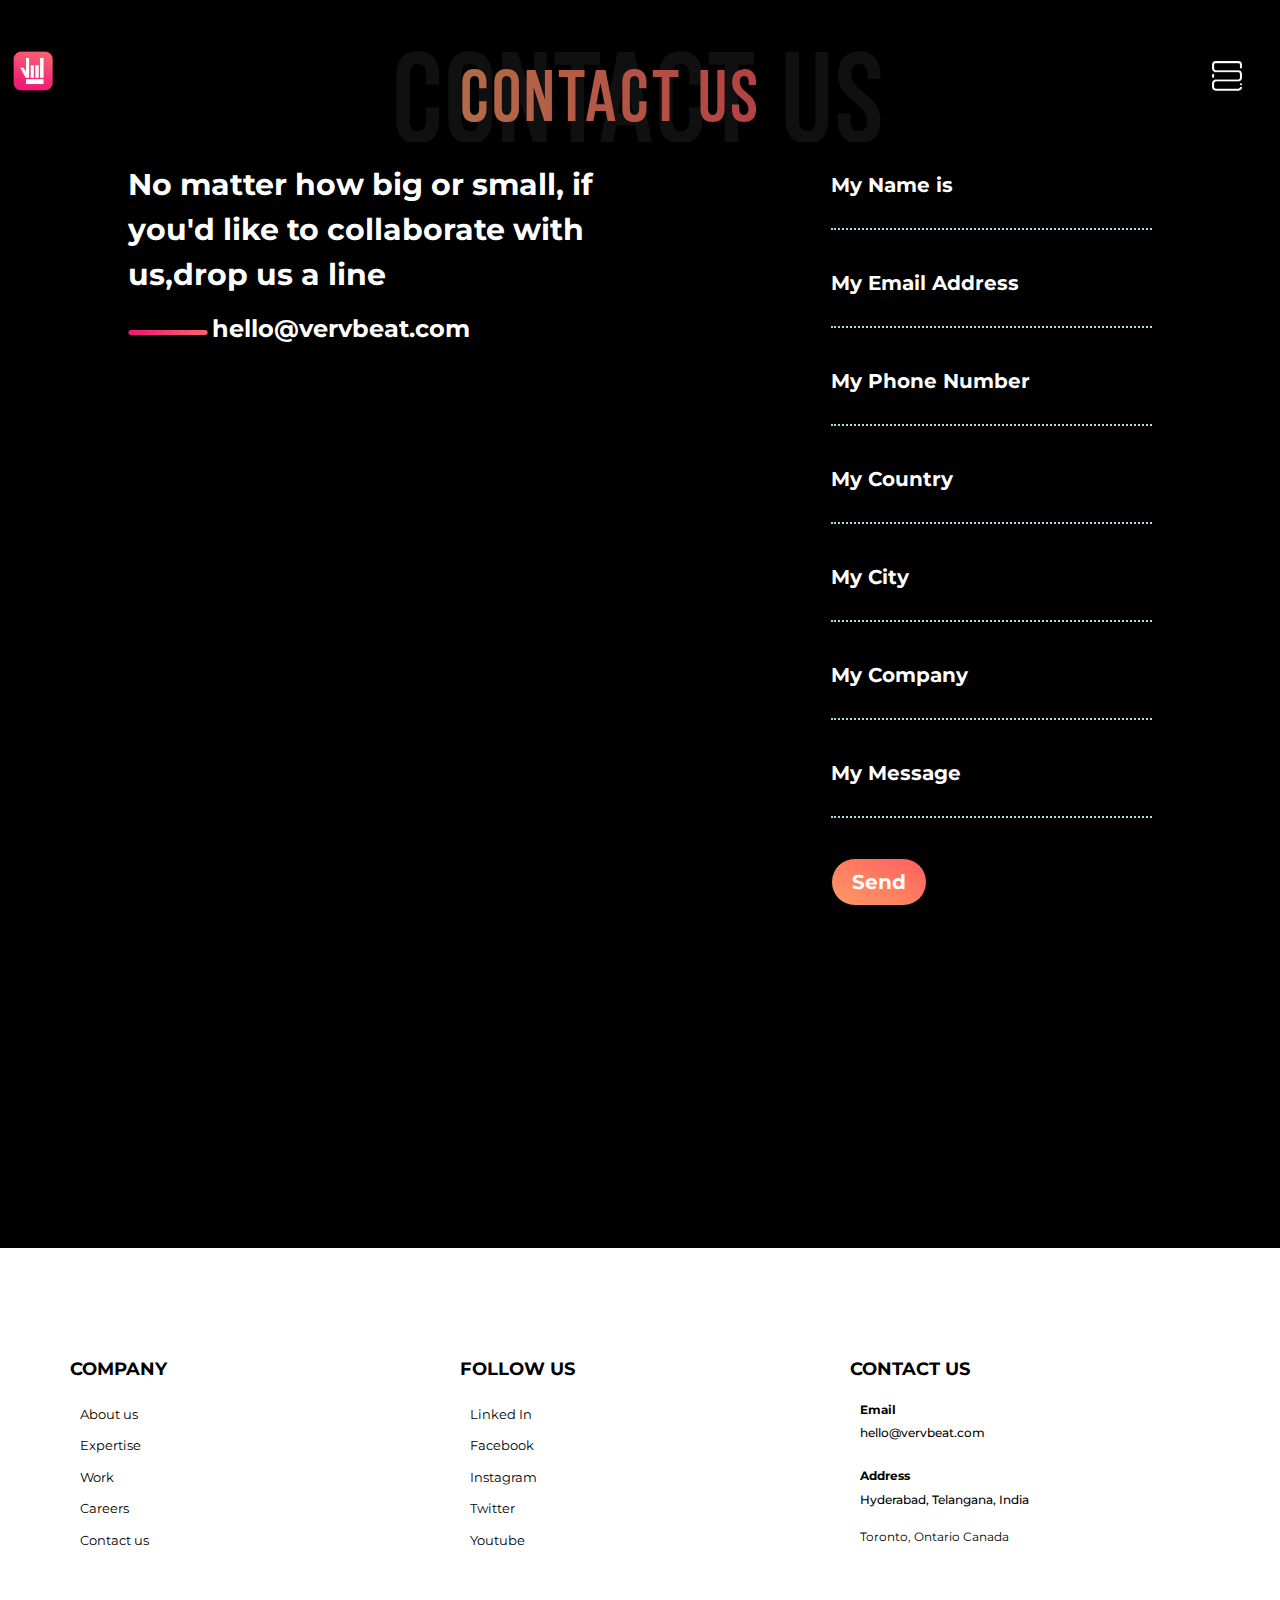
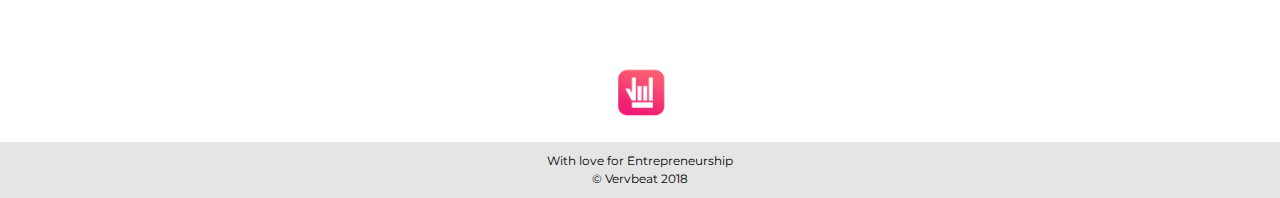
<file: contactus.html>
<!DOCTYPE html>
<html lang="en">
<head>
  <!-- Theme Made By www.w3schools.com - No Copyright -->
  <title> Vervbeat </title>
  <meta charset="utf-8">
  <meta name="viewport" content="width=device-width, initial-scale=1">
  <link rel="stylesheet" href="css/fonts.css">
  
  <link rel="stylesheet" href="css/helpers.css">
  
  <link href="https://fonts.googleapis.com/css?family=Montserrat" rel="stylesheet">
  <script src="https://ajax.googleapis.com/ajax/libs/jquery/3.3.1/jquery.min.js"></script>
  <link rel="stylesheet" href="https://maxcdn.bootstrapcdn.com/bootstrap/3.3.7/css/bootstrap.min.css">
  <script src="https://maxcdn.bootstrapcdn.com/bootstrap/3.3.7/js/bootstrap.min.js"></script>
   <link rel="stylesheet" href="css/style.css">
   <link rel="stylesheet" href="css/menu-style.css">
   <link rel="stylesheet" href="css/responsive.css">
<body>

<!-- Navbar -->

<nav class="navbar navbar-default" style="background-color:#000;">
  <div class="container-fluid">
    <div class="navbar-header" style="width:100%;">
     <!--  <button type="button" class="navbar-toggle" data-toggle="collapse" data-target="#myNavbar">
        <span class="icon-bar"></span>
        <span class="icon-bar"></span>
        <span class="icon-bar"></span>                        
      </button> -->
	 <div style="float:right;padding-top:10px;">
	 <div id="nav-icon">
      <!-- <span></span>
      <span></span>
      <span></span> -->
     <span><img src="images/menu_1.png" width="100%"></span>
    </div>
	</div>
      <a class="navbar-brand" href="index.html"><img src="images/LogoVB.png" height="40" /></a>
    </div>
    <div class="text-center contact-head">
        CONTACT US
        <h1 class="contact-head1">CONTACT US</h1>
      </div>
    <div class="collapse navbar-collapse" id="myNavbar">

    </div>
  </div>
</nav>
<div id="overlay">

  <div>

      <ul>
	    <li><a href="index.html">Home</a></li>
        <li><a href="about.html">About us</a></li>
        <li><a href="expertise.html">Expertise</a></li>
        <li><a href="work.html">Work</a></li>
		<li><a href="careers.html">Careers</a></li>
		<li><a href="contactus.html">Contat us</a></li>
      </ul>

  </div>

</div>
<section class="page-section contact-background">

    <!-- <p class="container title1" style="padding-top:5vw;">
    
    </p> -->

    <div class="container-fluid" style="padding-left: 10vw;padding-right: 10vw;">
      <div class="row" style="color:white;">
        <div class="col-md-6 col-sm-6 col-xs-12">
          <h2 style="line-height:45px;"><b>No matter how big or small, if you'd like to collaborate with us,drop us a line</b></h2>
          <div>
              <p><img src="images/shapes/H_Line.png" width="16%">
              <b style="font-size:24px">hello@vervbeat.com</b></p>
             </div>
          </div>
        <div class="col-md-2 col-sm-2 col-xs-12">
          
        </div>
        <div class="col-md-4 col-sm-4 col-xs-12">
            <p class="contact-inform"><b>My Name is</b></p>
            <p class="contact-inform"><b>My Email Address</b></p>
            <p class="contact-inform"><b>My Phone Number</b></p>
            <p class="contact-inform"><b>My Country</b></p>
            <p class="contact-inform"><b>My City</b></p>
            <p class="contact-inform"><b>My Company</b></p>
            <p class="contact-inform"><b>My Message</b></p>
            <div style="padding:30px 0px;">
                <button class="send-button"><b>Send</b></button>
            </div>
            
        </div>
      </div>
      </div>
</section>

<section class="page-section footer">
    <div class="container">
      <div class="row">
      <div class="col-md-4 col-sm-4 col-xs-4">
        <div class="fwidget">
         <h4> COMPANY </h4>
       <ul>
          <li> <a href="#">About us</a> </li>
        <li> <a href="#">Expertise</a> </li>
        <li> <a href="#">Work</a> </li>
        <li> <a href="#">Careers</a> </li>
        <li> <a href="#">Contact us</a> </li>
       </ul>
      </div>
      </div>
      <div class="col-md-4 col-sm-4 col-xs-4">
      <div class="fwidget">
         <h4> FOLLOW US </h4>
       <ul>
          <li> <a href="#">Linked In</a> </li>
        <li> <a href="#">Facebook</a> </li>
        <li> <a href="#">Instagram</a> </li>
        <li> <a href="#">Twitter</a> </li>
        <li> <a href="#">Youtube</a> </li>
       </ul>
       </div>
      </div>
      <div class="col-md-4 col-sm-4 col-xs-4">
      <div class="fwidget">
         <h4> CONTACT US </h4>
        <div class="ftext">
          <h6>Email</h6>
        <h6 class="font">hello@vervbeat.com</h6>
        </div>
        <div class="ftext">
          <h6>Address</h6>
        <h6>Hyderabad, Telangana, India</h6>
        </div>
        <div class="fadr">
         Toronto, Ontario Canada
        </div>
        </div>
      </div>
    </div>
    </div>
  </section>
  <section class="page-section pb20">
   <div class="container">
     <div class="row">
      <div class="col-md-12 text-center">
        <img src="images/vb.png" height="60"/>
      </div>
    </div>
   </div>
  </section>
  
  <div style="clear:both;">
  </div>
  <!-- Footer -->
  <footer class="container-fluid bg-4 text-center">
    <p class="mt10"> With love for Entrepreneurship <br/>
   © Vervbeat  2018 </p> 
  </footer>

<!-- <p style="margin-bottom:0px;position:absolute;"><img src="mocks/contactus.png" width="100%"/></p> -->
<!-- <script src="http://code.jquery.com/jquery-3.1.1.min.js"></script> -->
<script src="js/script.js"></script>
</body>
</html>
</file>
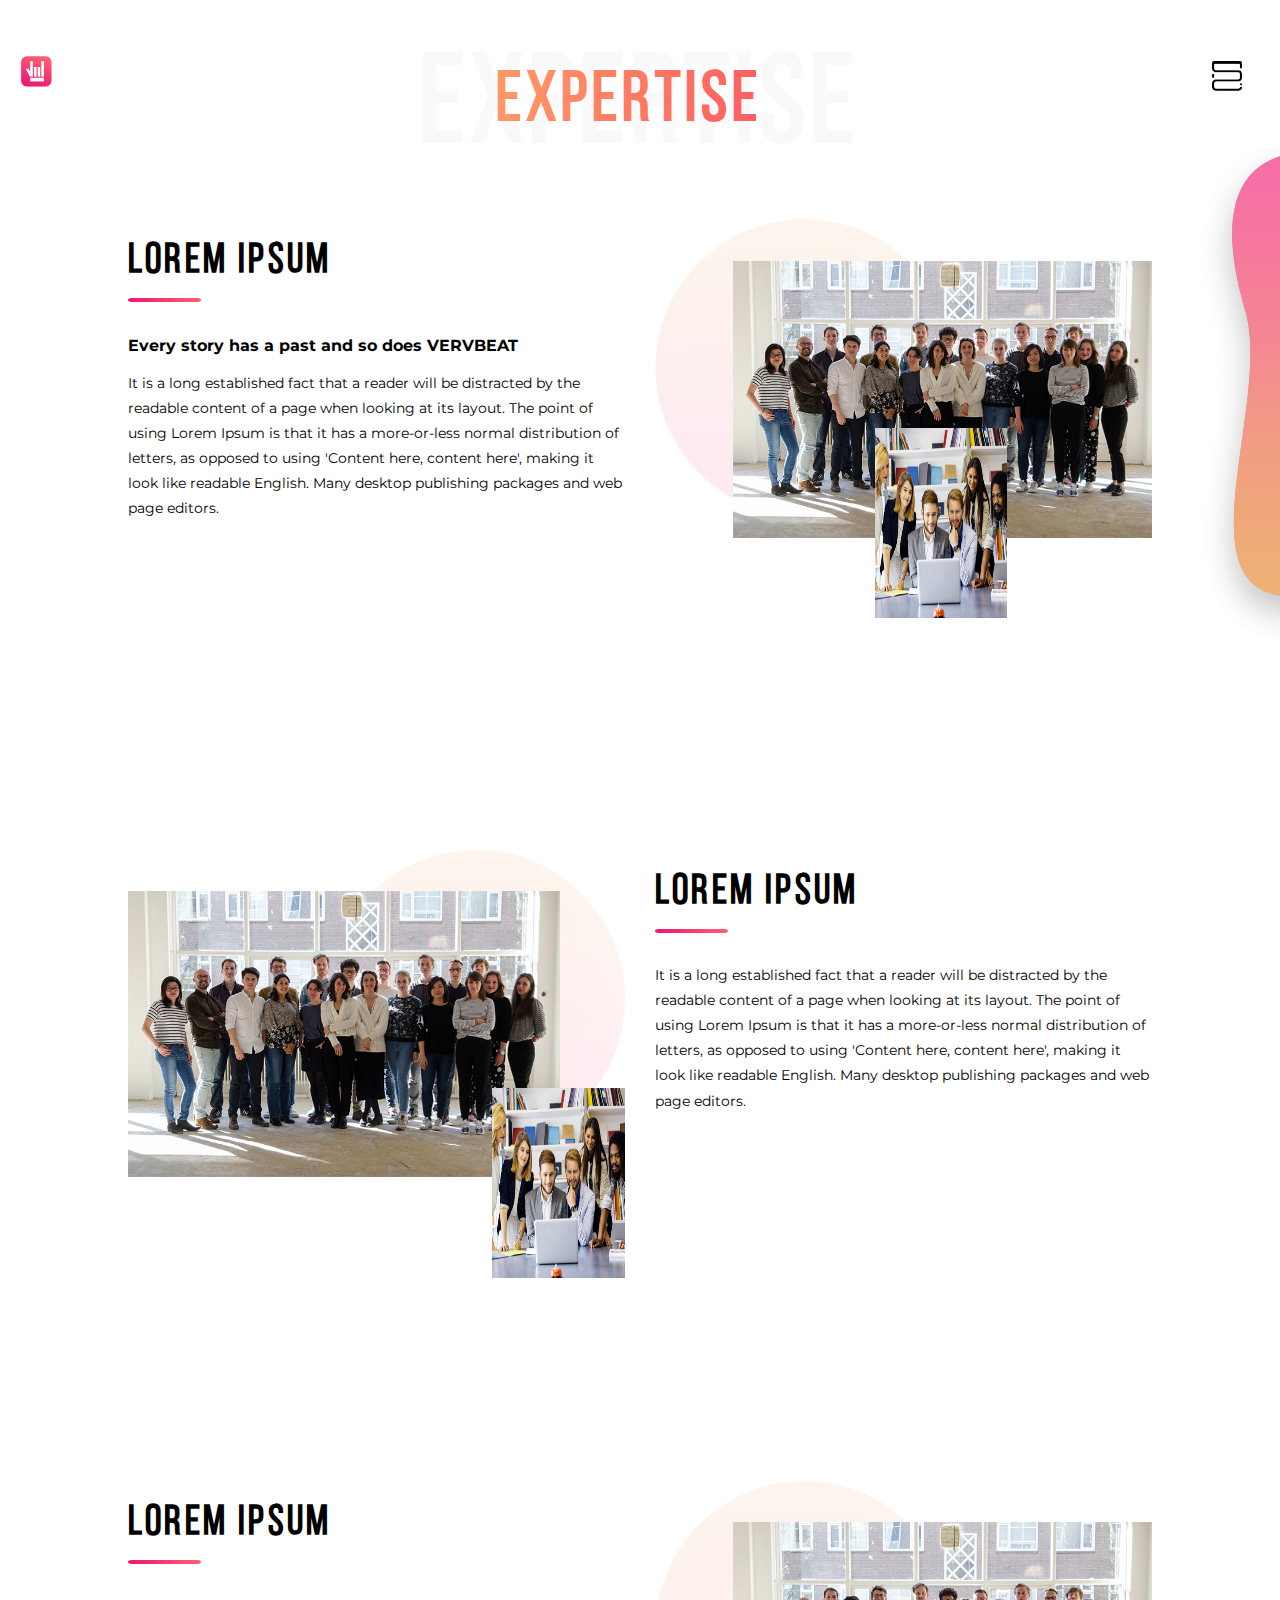
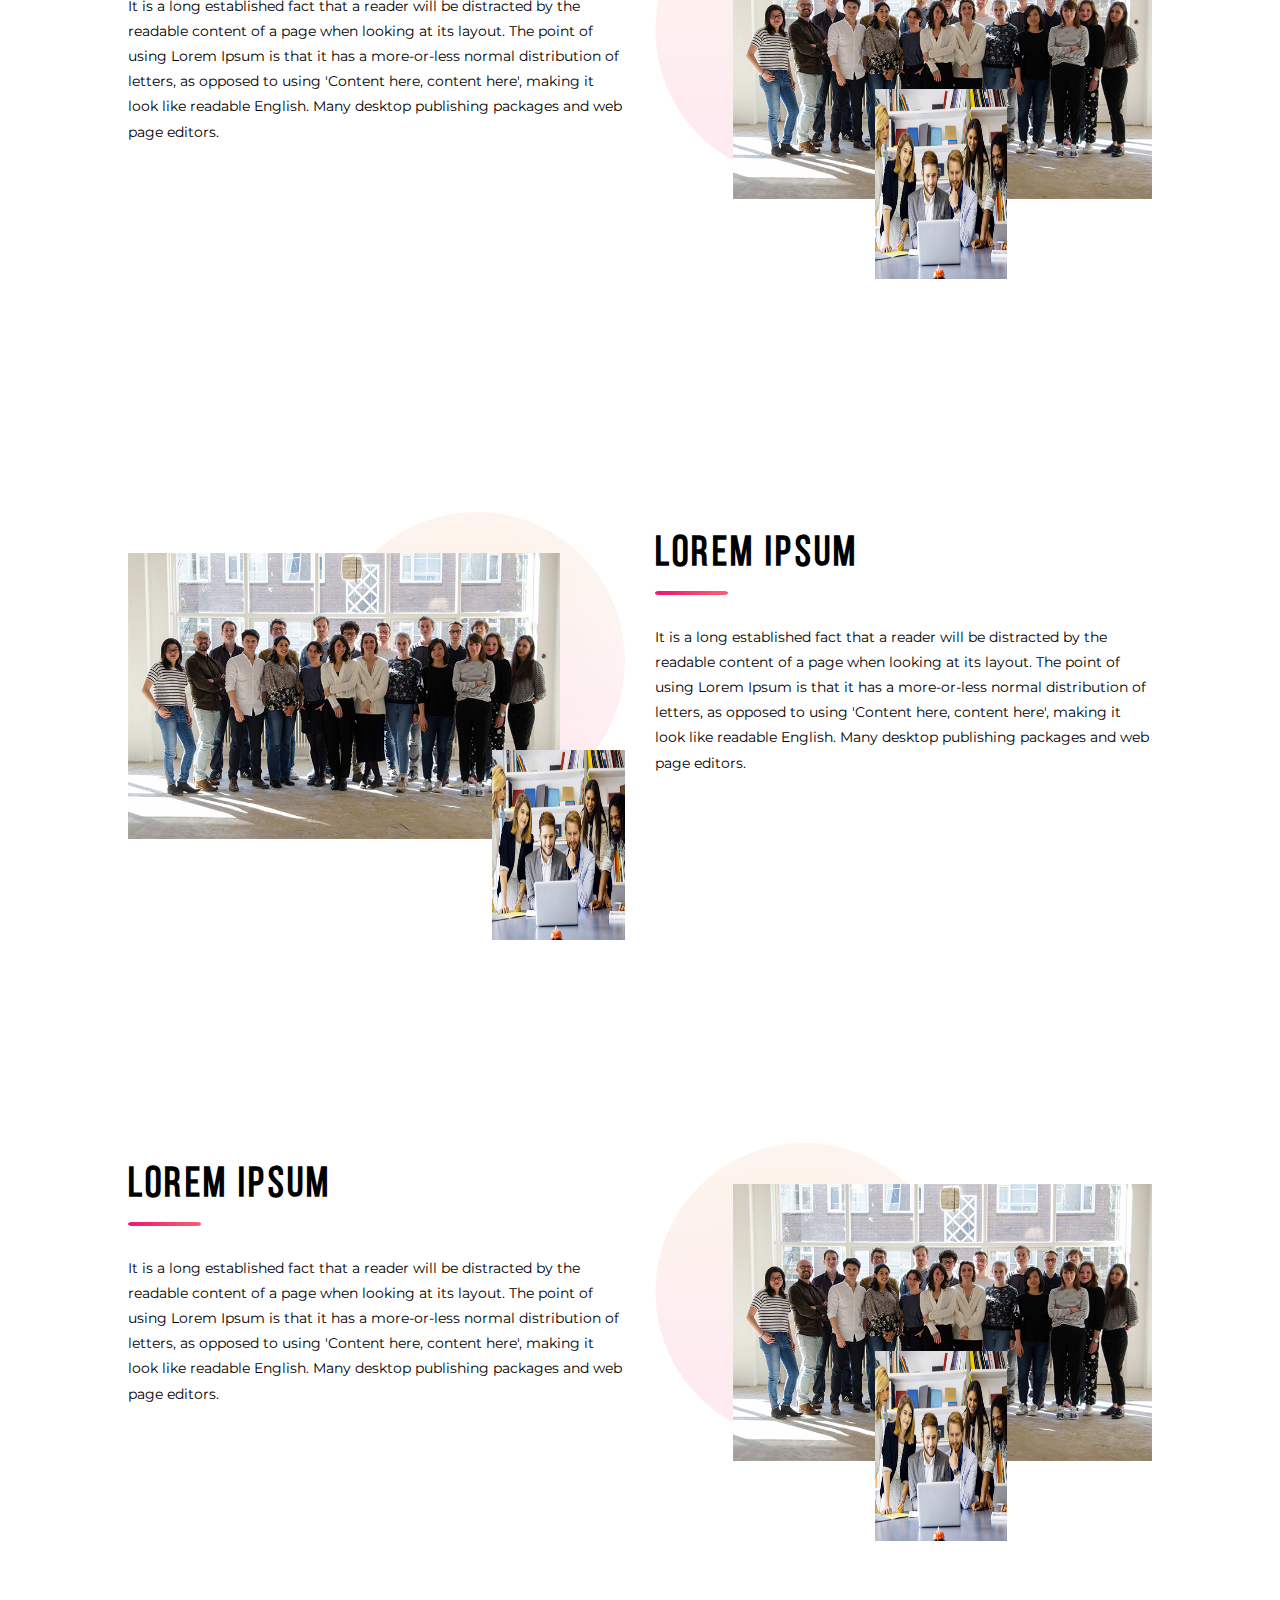
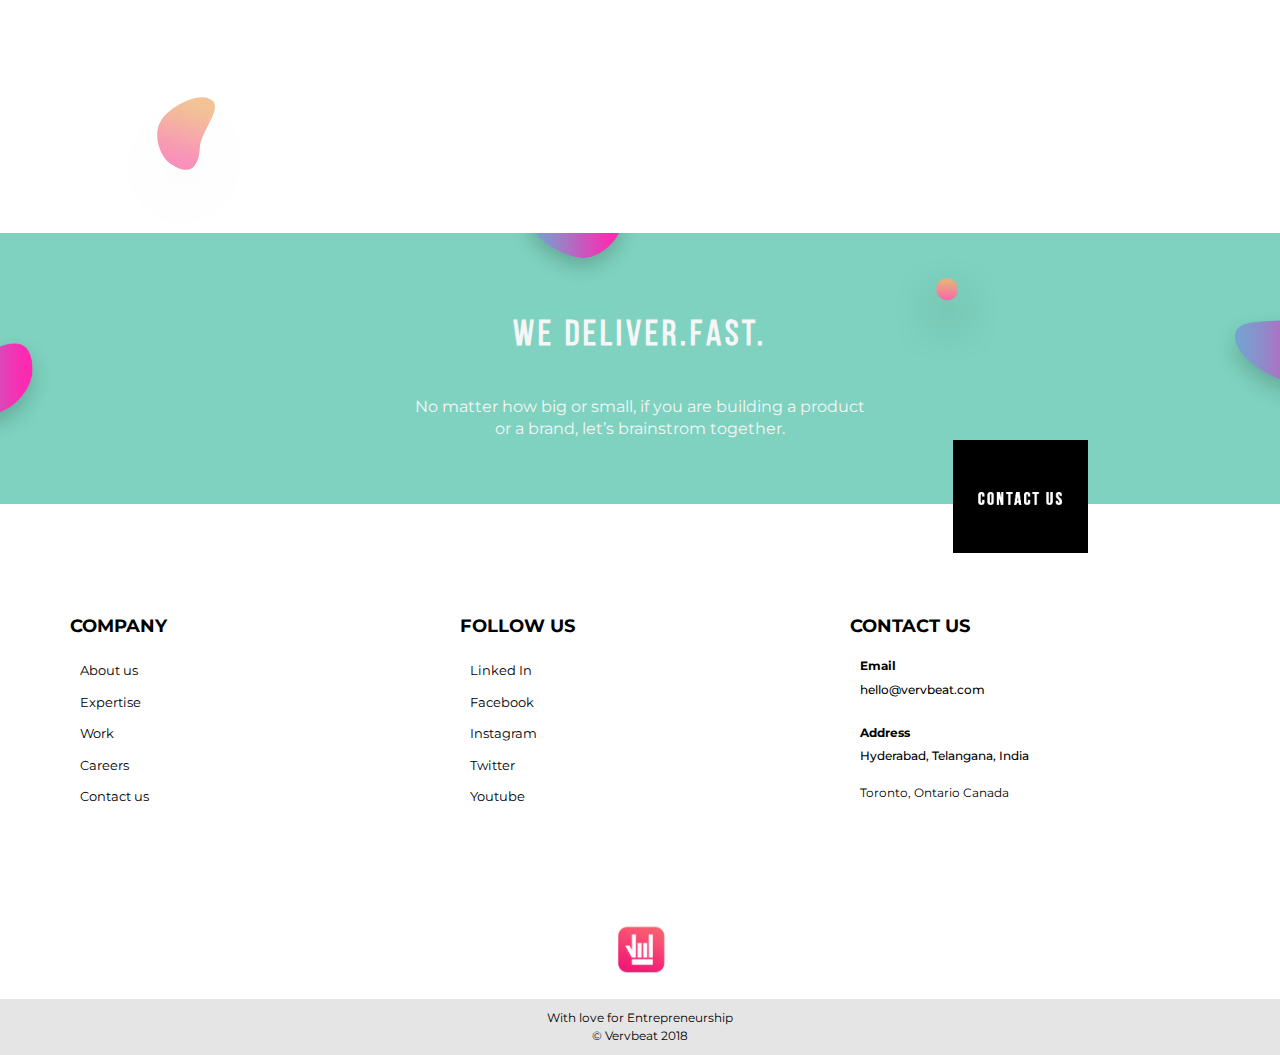
<file: expertise.html>
<!DOCTYPE html>
<html lang="en">

<head>
  <!-- Theme Made By www.w3schools.com - No Copyright -->
  <title> Vervbeat </title>
  <meta charset="utf-8">
  <meta name="viewport" content="width=device-width, initial-scale=1">
  <link rel="stylesheet" href="css/fonts.css">

  <link rel="stylesheet" href="css/helpers.css">

  <link href="https://fonts.googleapis.com/css?family=Montserrat" rel="stylesheet">
  <script src="https://ajax.googleapis.com/ajax/libs/jquery/3.3.1/jquery.min.js"></script>
  <link rel="stylesheet" href="https://maxcdn.bootstrapcdn.com/bootstrap/3.3.7/css/bootstrap.min.css">
  <script src="https://maxcdn.bootstrapcdn.com/bootstrap/3.3.7/js/bootstrap.min.js"></script>
  <link rel="stylesheet" href="css/style.css">
  <link rel="stylesheet" href="css/menu-style.css">
  <link rel="stylesheet" href="css/responsive.css">
</head>

<body>

  <!-- Navbar -->
  <nav class="navbar navbar-default">
    <div class="container-fluid">
      <div class="navbar-header" style="width:100%;">
        <!--  <button type="button" class="navbar-toggle" data-toggle="collapse" data-target="#myNavbar">
        <span class="icon-bar"></span>
        <span class="icon-bar"></span>
        <span class="icon-bar"></span>                        
      </button> -->
        <div style="float:right;padding-top:10px;">
          <div id="nav-icon">
            <!-- <span></span>
            <span></span>
            <span></span> -->
            <span><img src="images/menu.png" width="100%"></span>
          </div>
        </div>
        <a class="navbar-brand" href="index.html"><img src="images/vb.png" height="40" /></a>
      </div>
      <div class="text-center expertise-head">
          EXPERTISE
          <h1 class="contact-head1">EXPERTISE</h1>
        </div>
      <div class="collapse navbar-collapse" id="myNavbar">
        
      </div>
    </div>
  </nav>
  <div id="overlay">

    <div>

      <ul>
        <li><a href="index.html">Home</a></li>
        <li><a href="about.html">About us</a></li>
        <li><a href="expertise.html">Expertise</a></li>
        <li><a href="work.html">Work</a></li>
        <li><a href="careers.html">Careers</a></li>
        <li><a href="contactus.html">Contat us</a></li>
      </ul>

    </div>

  </div>
  <section class="page-section">

    <!-- <p class="container title1"><img src="images/Expertise/expertise.png"></p> -->

    <div class="container-fluid" style="padding-left: 10vw;padding-right: 10vw;">
      
      <div class="row" style="color:#000; padding: 6vw 0vw;">
        <div class="col-md-6 col-sm-6 col-xs-12">
          <h1 class="our"><b>LOREM IPSUM</b></h1>
          <img src="images/shapes/line_bottom.png" class="bottom-line">
          <p><b>Every story has a past and so does VERVBEAT</b></p>
          <p class="expertise-font">It is a long established fact that a reader will be distracted by the readable content of a page when looking
            at its layout. The point of using Lorem Ipsum is that it has a more-or-less normal distribution of letters, as
            opposed to using 'Content here, content here', making it look like readable English. Many desktop publishing
            packages and web page editors.</p>
        </div>
        <div class="col-md-6 col-sm-6 col-xs-12 expertise-paddind">
          <div class="expertise-circle1">
            <img src="images/circle.png" width="60%">

            <p class="expertise-image1"><img src="images/Expertise/images/Image_1.png" width="100%"></p>
            <p class="expertise-image2"><img src="images/Expertise/images/Image_2.png" width="60%" height="190px"></p>
          </div>
        </div>
      </div>
      <div class="row" style="color:#000; padding: 6vw 0vw;">
        <div class="col-md-6 col-sm-6 col-xs-12 expertise-paddind">
          <div class="expertise-circle2">
            <img src="images/circle.png" width="60%">

            <p class="expertise-image3"><img src="images/Expertise/images/Image_1.png" width="100%"></p>
            <p class="expertise-image4"><img src="images/Expertise/images/Image_2.png" width="60%" height="190px"></p>
          </div>
        </div>
        <div class="col-md-6 col-sm-6 col-xs-12">
          <h1 class="our"><b>LOREM IPSUM</b></h1>
          <img src="images/shapes/line_bottom.png" class="bottom-line">
  
          <p class="expertise-font">It is a long established fact that a reader will be distracted by the readable content of a page when looking
            at its layout. The point of using Lorem Ipsum is that it has a more-or-less normal distribution of letters, as
            opposed to using 'Content here, content here', making it look like readable English. Many desktop publishing
            packages and web page editors.</p>
        </div>
        <p class="expertise-shape"><img src="images/Expertise/shape_2.png"></p>

      </div>
      <div class="row" style="color:#000; padding: 6vw 0vw;">
          <div class="col-md-6 col-sm-6 col-xs-12">
            <h1 class="our"><b>LOREM IPSUM</b></h1>
            <img src="images/shapes/line_bottom.png" class="bottom-line">
            
            <p class="expertise-font">It is a long established fact that a reader will be distracted by the readable content of a page when looking
              at its layout. The point of using Lorem Ipsum is that it has a more-or-less normal distribution of letters, as
              opposed to using 'Content here, content here', making it look like readable English. Many desktop publishing
              packages and web page editors.</p>
          </div>
          <div class="col-md-6 col-sm-6 col-xs-12 expertise-paddind">
            <div class="expertise-circle1">
              <img src="images/circle.png" width="60%">
  
              <p class="expertise-image1"><img src="images/Expertise/images/Image_1.png" width="100%"></p>
              <p class="expertise-image2"><img src="images/Expertise/images/Image_2.png" ></p>
            </div>
          </div>
        </div>
        <div class="row" style="color:#000; padding: 6vw 0vw;">
            <div class="col-md-6 col-sm-6 col-xs-12 expertise-paddind">
              <div class="expertise-circle2">
                <img src="images/circle.png" width="60%">
    
                <p class="expertise-image3"><img src="images/Expertise/images/Image_1.png" width="100%"></p>
                <p class="expertise-image4"><img src="images/Expertise/images/Image_2.png" width="60%" height="190px"></p>
              </div>
            </div>
            <div class="col-md-6 col-sm-6 col-xs-12">
              <h1 class="our"><b>LOREM IPSUM</b></h1>
              <img src="images/shapes/line_bottom.png" class="bottom-line">
              
              <p class="expertise-font">It is a long established fact that a reader will be distracted by the readable content of a page when looking
                at its layout. The point of using Lorem Ipsum is that it has a more-or-less normal distribution of letters, as
                opposed to using 'Content here, content here', making it look like readable English. Many desktop publishing
                packages and web page editors. </p>
            </div>
            <p class="expertise-shape"><img src="images/Expertise/shape_2.png"</p>
    
          </div>
      <div class="row" style="color:#000; padding: 6vw 0vw;">
          <div class="col-md-6 col-sm-6 col-xs-12">
            <h1 class="our"><b>LOREM IPSUM</b></h1>
            <img src="images/shapes/line_bottom.png" class="bottom-line">
            
            <p class="expertise-font">It is a long established fact that a reader will be distracted by the readable content of a page when looking
              at its layout. The point of using Lorem Ipsum is that it has a more-or-less normal distribution of letters, as
              opposed to using 'Content here, content here', making it look like readable English. Many desktop publishing
              packages and web page editors.</p>
          </div>
          <div class="col-md-6 col-sm-6 col-xs-12 expertise-paddind">
            <div class="expertise-circle1">
              <img src="images/circle.png" width="60%">
  
              <p class="expertise-image1"><img src="images/Expertise/images/Image_1.png" width="100%"></p>
              <p class="expertise-image2"><img src="images/Expertise/images/Image_2.png" width="60%" height="190px"></p>
            </div>
          </div>
        </div>
      <p><img src="images/shapes/i1.png" </p>

    </div>

  </section>
  <section class="page-section">
    <div class="container-fluid text-center" style="background:#7ed2bf;padding:5vw ;">
      <!-- <p class="letsc"> <img src="images/letscollabrate.png" /> </p> -->
      <h1 class="bottom-head"><b>WE DELIVER.FAST.</b></h1>
      <p class="pt30 letsd"> No matter how big or small, if you are building a product or a brand, let’s brainstrom together.
        </p>

      <div class="l1"><img src="images/shapes/l1.png" /></div>
      <div class="l2"><img src="images/shapes/l2.png" /></div>
      <div class="l3"><img src="images/shapes/l3.png" /></div>
      <div class="l4"><img src="images/shapes/l4.png" /></div>
      <div class="contactus">
        <img src="images/contact.png" />
      </div>
    </div>
  </section>

  <section class="page-section footer">
    <div class="container">
      <div class="row">
        <div class="col-md-4 col-sm-4 col-xs-4">
          <div class="fwidget">
            <h4> COMPANY </h4>
            <ul>
              <li> <a href="#">About us</a> </li>
              <li> <a href="#">Expertise</a> </li>
              <li> <a href="#">Work</a> </li>
              <li> <a href="#">Careers</a> </li>
              <li> <a href="#">Contact us</a> </li>
            </ul>
          </div>
        </div>
        <div class="col-md-4 col-sm-4 col-xs-4">
          <div class="fwidget">
            <h4> FOLLOW US </h4>
            <ul>
              <li> <a href="#">Linked In</a> </li>
              <li> <a href="#">Facebook</a> </li>
              <li> <a href="#">Instagram</a> </li>
              <li> <a href="#">Twitter</a> </li>
              <li> <a href="#">Youtube</a> </li>
            </ul>
          </div>
        </div>
        <div class="col-md-4 col-sm-4 col-xs-4">
          <div class="fwidget">
            <h4> CONTACT US </h4>
            <div class="ftext">
              <h6>Email</h6>
              <h6 class="font">hello@vervbeat.com</h6>
            </div>
            <div class="ftext">
              <h6>Address</h6>
              <h6>Hyderabad, Telangana, India</h6>
            </div>
            <div class="fadr">
              Toronto, Ontario Canada
            </div>
          </div>
        </div>
      </div>
    </div>
  </section>
  <section class="page-section pb20">
    <div class="container">
      <div class="row">
        <div class="col-md-12 text-center">
          <img src="images/vb.png" height="60" />
        </div>
      </div>
    </div>
  </section>

  <div style="clear:both;">
  </div>
  <!-- Footer -->
  <footer class="container-fluid bg-4 text-center">
    <p class="mt10"> With love for Entrepreneurship <br/> © Vervbeat 2018
    </p>
  </footer>


  <!-- <p style="margin-bottom:0px;position:absolute;"><img src="mocks/expertise.png" width="100%"/></p> -->
  <!-- <script src="http://code.jquery.com/jquery-3.1.1.min.js"></script> -->
  <script src="js/script.js"></script>
</body>

</html>
</file>
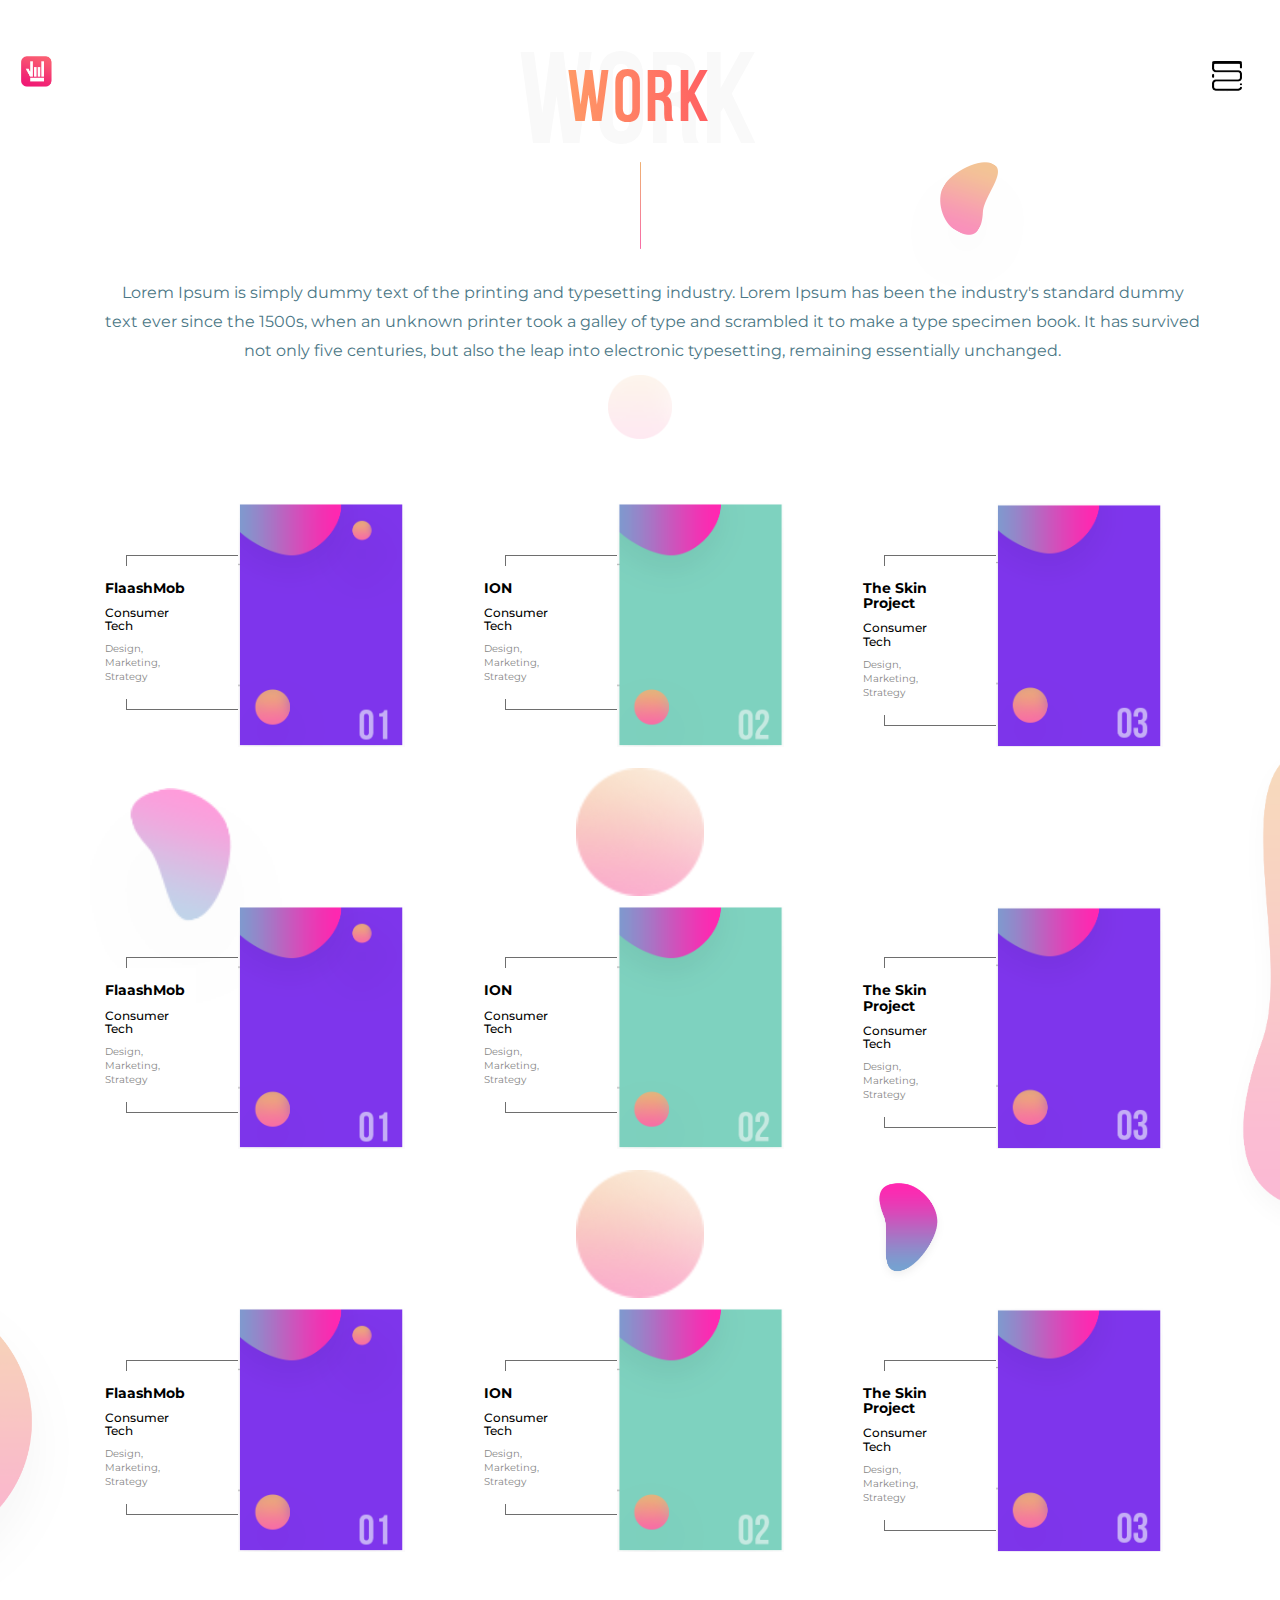
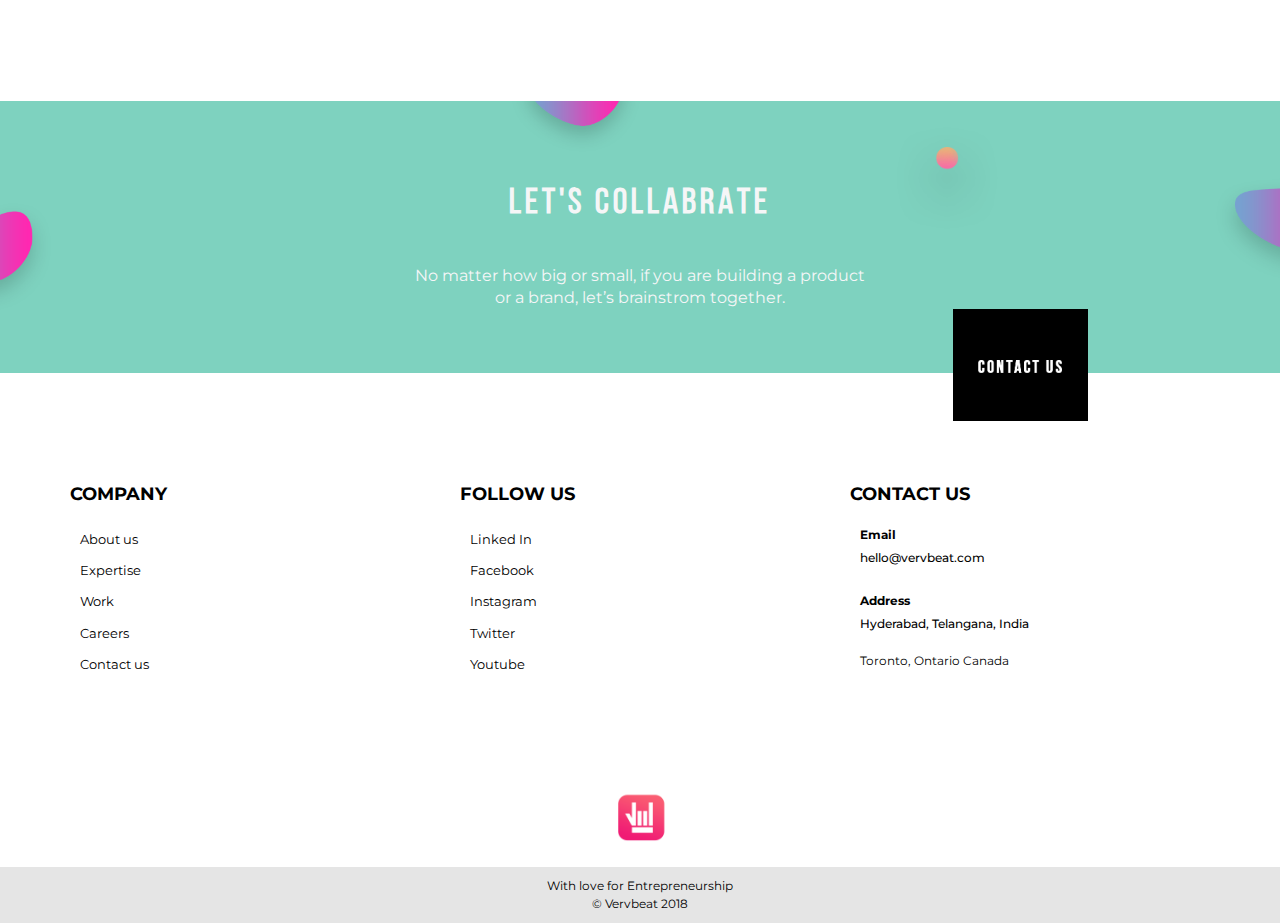
<file: work.html>
<!DOCTYPE html>
<html lang="en">
<head>
  <!-- Theme Made By www.w3schools.com - No Copyright -->
  <title> Vervbeat </title>
  <meta charset="utf-8">
  <meta name="viewport" content="width=device-width, initial-scale=1">
  <link rel="stylesheet" href="css/fonts.css">
  
  <link rel="stylesheet" href="css/helpers.css">
  
  <link href="https://fonts.googleapis.com/css?family=Montserrat" rel="stylesheet">
  <script src="https://ajax.googleapis.com/ajax/libs/jquery/3.3.1/jquery.min.js"></script>
  <link rel="stylesheet" href="https://maxcdn.bootstrapcdn.com/bootstrap/3.3.7/css/bootstrap.min.css">
  <script src="https://maxcdn.bootstrapcdn.com/bootstrap/3.3.7/js/bootstrap.min.js"></script>
   <link rel="stylesheet" href="css/style.css">
   <link rel="stylesheet" href="css/menu-style.css">
   <link rel="stylesheet" href="css/responsive.css">
</head>
<body>

<!-- Navbar -->
<nav class="navbar navbar-default">
  <div class="container-fluid">
    <div class="navbar-header" style="width:100%;">
     <!--  <button type="button" class="navbar-toggle" data-toggle="collapse" data-target="#myNavbar">
        <span class="icon-bar"></span>
        <span class="icon-bar"></span>
        <span class="icon-bar"></span>                        
      </button> -->
	 <div style="float:right;padding-top:10px;">
	 <div id="nav-icon">
      <!-- <span></span>
      <span></span>
      <span></span> -->
      <span><img src="images/menu.png" width="100%"></span>
    </div>
	</div>
      <a class="navbar-brand" href="index.html"><img src="images/vb.png" height="40" /></a>
    </div>
    <div class="text-center career-head">
        WORK
        <h1 class="work-head1">WORK</h1>
      </div>
    <div class="collapse navbar-collapse" id="myNavbar">

    </div>
  </div>
</nav>
<div id="overlay">

  <div>

      <ul>
	    <li><a href="index.html">Home</a></li>
        <li><a href="about.html">About us</a></li>
        <li><a href="expertise.html">Expertise</a></li>
        <li><a href="work.html">Work</a></li>
		<li><a href="careers.html">Careers</a></li>
		<li><a href="contactus.html">Contat us</a></li>
      </ul>

  </div>

</div>
<section class="page-section">
  <!-- <p class="container title1">
    <img src="images/work1.png">
  </p> -->
  <div class="text-center" style="padding:20px 0px">
  <p><img src="images/shapes/line.png">
  <span class="work-shape"><img src="images/shapes/i1.png"></span></p>
</div>
  <p class="row col-md-12 text-center work-text" style="color:#4b7786;">
      Lorem Ipsum is simply dummy text of the printing and typesetting industry. Lorem Ipsum has been 
      the industry's standard 
      dummy text ever since the 1500s, when an unknown printer took a galley of type and 
      scrambled it to make a type specimen book. It has survived not only five centuries, 
      but also the leap into electronic typesetting, remaining essentially unchanged. 
      
  </p>
<div class="text-center">
  <img src="images/circle.png" width="5%">
</div>
</section>
<div class="container-fluid mw-95">
<div class="row mt5_v ml5_v">
    <div class="col-sm-4 col-xs-12 text-center">
	  <div class="wreduce">
	  <div class="mainbox">
	    <div class="text-left mainbox-border">
		 <div class="box-moment">
        <h5><b>FlaashMob</b></h5>
		  <h6>Consumer Tech</h6>
          <p class="fs10">Design, Marketing, Strategy</p>
		 </div>
		</div>
	  </div>
	  <div class="imgbox">
       <img src="images/01.png" class="img-responsive" style="width:100%" alt="Image">
	  </div>
    </div>
    <!-- <p> <img src="images/circle-3.png"></p> -->
    </div>
    <div class="col-sm-4 col-xs-12 text-center"> 
	  <div class="wreduce">
       <div class="mainbox">
	    <div class="text-left mainbox-border">
		 <div class="box-moment">
	      <h5><b>ION</b></h5>
		  <h6>Consumer Tech</h6>
          <p class="fs10">Design, Marketing, Strategy</p>
		 </div>
		</div>
	  </div>
	  <div class="imgbox">
       <img src="images/02.png" class="img-responsive" style="width:100%" alt="Image">
	  </div>
	  </div>
    </div>
    <div class="col-sm-4 col-xs-12 text-center"> 
	   <div class="wreduce">
       <div class="mainbox">
	    <div class="text-left mainbox-border">
		 <div class="box-moment">
	      <h5><b>The Skin Project</b></h5>
		  <h6>Consumer Tech</h6>
          <p class="fs10">Design, Marketing, Strategy</p>
		 </div>
		</div>
	  </div>
	  <div class="imgbox">
       <img src="images/03.png" class="img-responsive" style="width:100%" alt="Image">
	  </div>
    </div>
    
    </div>
    
  </div>
  </div>
  <div class="work-shape1"><img src="images/shapes/i8.png"></div>
  <p class="work-shape2"><img src="images/shapes/i5.png"></p>
  <p class="text-center"><img src="images/circle-2.png" width="10%"></p>
  <div class="container-fluid mw-95">
  <div class="row mt0_v ml5_v">
      <div class="col-sm-4 col-xs-12">
      <div class="wreduce">
      <div class="mainbox">
        <div class="text-left mainbox-border">
       <div class="box-moment">
          <h5><b>FlaashMob</b></h5>
        <h6>Consumer Tech</h6>
            <p class="fs10">Design, Marketing, Strategy</p>
       </div>
      </div>
      </div>
      <div class="imgbox">
         <img src="images/01.png" class="img-responsive" style="width:100%" alt="Image">
      </div>
      </div>
      </div>
      <div class="col-sm-4 col-xs-12"> 
      <div class="wreduce">
         <div class="mainbox">
        <div class="text-left mainbox-border">
       <div class="box-moment">
          <h5><b>ION</b></h5>
        <h6>Consumer Tech</h6>
            <p class="fs10">Design, Marketing, Strategy</p>
       </div>
      </div>
      </div>
      <div class="imgbox">
         <img src="images/02.png" class="img-responsive" style="width:100%" alt="Image">
      </div>
      </div>
      </div>
      <div class="col-sm-4 col-xs-12"> 
       <div class="wreduce">
         <div class="mainbox">
        <div class="text-left mainbox-border">
       <div class="box-moment">
          <h5><b>The Skin Project</b></h5>
        <h6>Consumer Tech</h6>
            <p class="fs10">Design, Marketing, Strategy</p>
       </div>
      </div>
      </div>
      <div class="imgbox">
         <img src="images/03.png" class="img-responsive" style="width:100%" alt="Image">
      </div>
      </div>
      </div>
    </div>
    </div>

    <p class="work-shape3"><img src="images/blue shape.png"></p>
    <p class="text-center"><img src="images/circle-2.png" width="10%"></p>
    
    <div class="container-fluid mw-95">
    <div class="row mt0_v ml5_v" style="padding-bottom:10vw;">
        <div class="col-sm-4 col-xs-12">
        <div class="wreduce">
        <div class="mainbox">
          <div class="text-left mainbox-border">
         <div class="box-moment">
            <h5><b>FlaashMob</b></h5>
          <h6>Consumer Tech</h6>
              <p class="fs10">Design, Marketing, Strategy</p>
         </div>
        </div>
        </div>
        <div class="imgbox">
           <img src="images/01.png" class="img-responsive" style="width:100%" alt="Image">
        </div>
        </div>
        <p class="work-shape4"><img src="images/shapes/i4.png"></p>
        </div>
        <div class="col-sm-4 col-xs-12"> 
        <div class="wreduce">
           <div class="mainbox">
          <div class="text-left mainbox-border">
         <div class="box-moment">
            <h5><b>ION</b></h5>
          <h6>Consumer Tech</h6>
              <p class="fs10">Design, Marketing, Strategy</p>
         </div>
        </div>
        </div>
        <div class="imgbox">
           <img src="images/02.png" class="img-responsive" style="width:100%" alt="Image">
        </div>
        </div>
        </div>
        <div class="col-sm-4 col-xs-12"> 
         <div class="wreduce">
           <div class="mainbox">
          <div class="text-left mainbox-border">
         <div class="box-moment">
            <h5><b>The Skin Project</b></h5>
          <h6>Consumer Tech</h6>
              <p class="fs10">Design, Marketing, Strategy</p>
         </div>
        </div>
        </div>
        <div class="imgbox">
           <img src="images/03.png" class="img-responsive" style="width:100%" alt="Image">
        </div>
        </div>
        </div>
      </div>
    </div>


      <section class="page-section">
          <div class="container-fluid text-center" style="background:#7ed2bf;padding:5vw ;">
             <!-- <p class="letsc"> <img src="images/letscollabrate.png" /> </p> -->
             <h1 class="bottom-head"><b>LET'S COLLABRATE</b></h1>
           <p class="pt30 letsd"> No matter how big or small, if you are building a 
         product or a brand, let’s brainstrom together.  </p>
         
          <div class="l1"><img src="images/shapes/l1.png"/></div>
          <div class="l2"><img src="images/shapes/l2.png"/></div>
          <div class="l3"><img src="images/shapes/l3.png"/></div>
          <div class="l4"><img src="images/shapes/l4.png"/></div>
          <div class="contactus">
            <img src="images/contact.png" />
          </div>
          </div>
         </section>
         
         <section class="page-section footer">
           <div class="container">
             <div class="row">
             <div class="col-md-4 col-sm-4 col-xs-4">
               <div class="fwidget">
                <h4> COMPANY </h4>
              <ul>
                 <li> <a href="#">About us</a> </li>
               <li> <a href="#">Expertise</a> </li>
               <li> <a href="#">Work</a> </li>
               <li> <a href="#">Careers</a> </li>
               <li> <a href="#">Contact us</a> </li>
              </ul>
             </div>
             </div>
             <div class="col-md-4 col-sm-4 col-xs-4">
             <div class="fwidget">
                <h4> FOLLOW US </h4>
              <ul>
                 <li> <a href="#">Linked In</a> </li>
               <li> <a href="#">Facebook</a> </li>
               <li> <a href="#">Instagram</a> </li>
               <li> <a href="#">Twitter</a> </li>
               <li> <a href="#">Youtube</a> </li>
              </ul>
              </div>
             </div>
             <div class="col-md-4 col-sm-4 col-xs-4">
             <div class="fwidget">
                <h4> CONTACT US </h4>
               <div class="ftext">
                 <h6>Email</h6>
               <h6 class="font">hello@vervbeat.com</h6>
               </div>
               <div class="ftext">
                 <h6>Address</h6>
               <h6>Hyderabad, Telangana, India</h6>
               </div>
               <div class="fadr">
                Toronto, Ontario Canada
               </div>
               </div>
             </div>
           </div>
           </div>
         </section>
         <section class="page-section pb20">
          <div class="container">
            <div class="row">
             <div class="col-md-12 text-center">
               <img src="images/vb.png" height="60"/>
             </div>
           </div>
          </div>
         </section>
         
         <div style="clear:both;">
         </div>
         <!-- Footer -->
         <footer class="container-fluid bg-4 text-center">
           <p class="mt10"> With love for Entrepreneurship <br/>
          © Vervbeat  2018 </p> 
         </footer>

<!-- <p style="margin-bottom:0px;position:absolute;"><img src="mocks/work.png" width="100%"/></p> -->
<!-- <script src="http://code.jquery.com/jquery-3.1.1.min.js"></script> -->
<script src="js/script.js"></script>
</body>
</html>
</file>
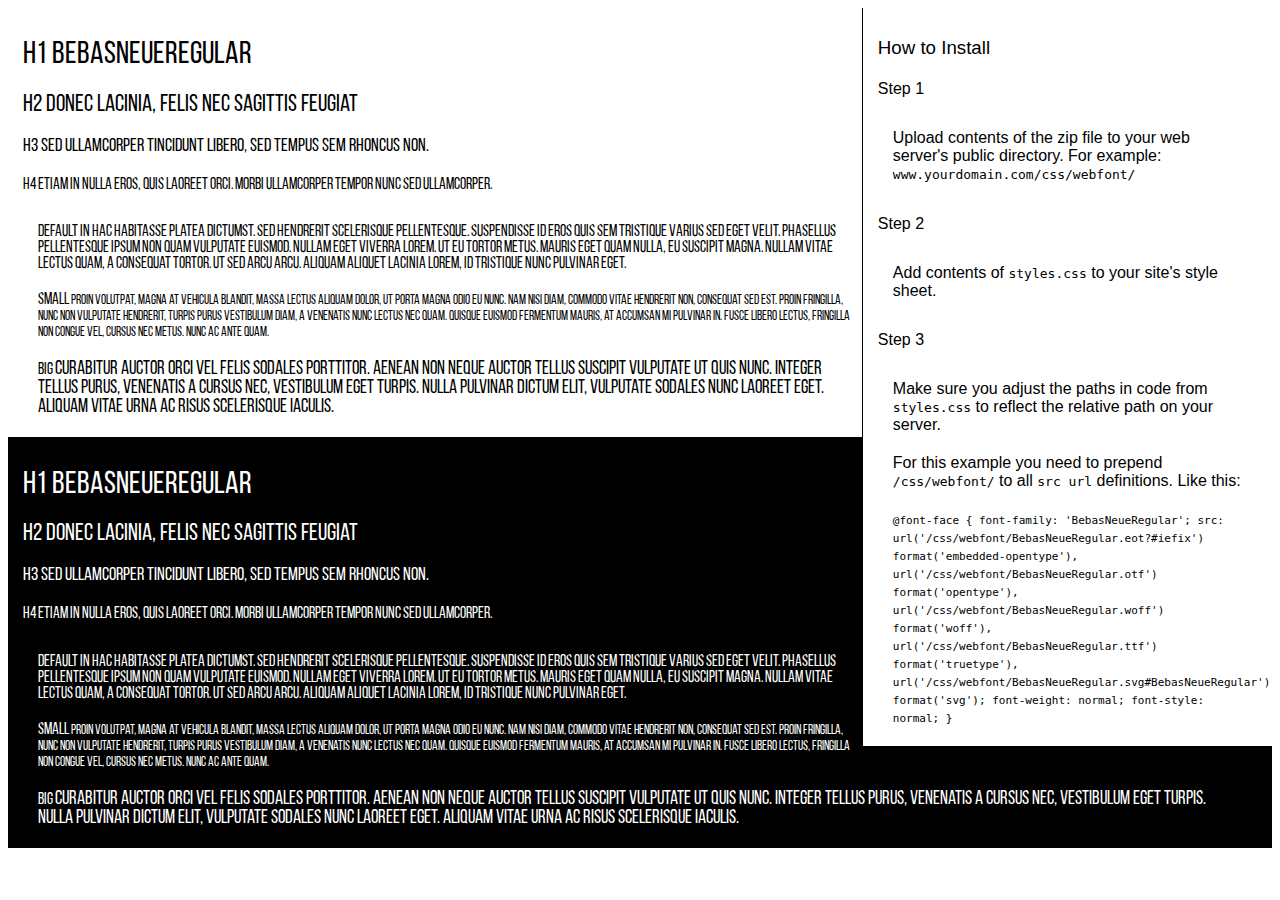
<file: css/fonts/BebasNeueRegular/preview.html>
<!DOCTYPE html>
<html>
<head>
<title>
BebasNeueRegular
 - Web font preview
</title>
<style type='text/css'>

@font-face {
  font-family: 'BebasNeueRegular';
  src: url('BebasNeueRegular.eot?#iefix') format('embedded-opentype'),  url('BebasNeueRegular.otf')  format('opentype'),
	     url('BebasNeueRegular.woff') format('woff'), url('BebasNeueRegular.ttf')  format('truetype'), url('BebasNeueRegular.svg#BebasNeueRegular') format('svg');
  font-weight: normal;
  font-style: normal;
}

body { font-family: 'BebasNeueRegular' !important; }
h1, h2, h3, h4 { font-weight: normal; }
.reg { color:black; background:white; }
.inverse { color:white; background:black; }
div { padding: 10px 15px; }
.right { background:white; width:30%; float: right; font-family: sans-serif; border: 1px solid black; border-width: 0 0 1px 1px;}
</style>
</head>
<body>
<div class='right'>
<h3>How to Install</h3>
<h4>Step 1</h4>
<div>
Upload contents of the zip file to your web server's public directory. For example:
<code>www.yourdomain.com/css/webfont/</code>
</div>
<h4>Step 2</h4>
<div>
Add contents of
<code>styles.css</code>
to your site's style sheet.
</div>
<h4>Step 3</h4>
<div>
Make sure you adjust the paths in code from
<code>styles.css</code>
to reflect the relative path on your server.
</div>
<div>
For this example you need to prepend
<code>/css/webfont/</code>
to all
<code>src url</code>
definitions. Like this:
</div>
<div>
<code style='font-size:11px;'>@font-face {
  font-family: 'BebasNeueRegular';
  src: url('/css/webfont/BebasNeueRegular.eot?#iefix') format('embedded-opentype'),  url('/css/webfont/BebasNeueRegular.otf')  format('opentype'),
	     url('/css/webfont/BebasNeueRegular.woff') format('woff'), url('/css/webfont/BebasNeueRegular.ttf')  format('truetype'), url('/css/webfont/BebasNeueRegular.svg#BebasNeueRegular') format('svg');
  font-weight: normal;
  font-style: normal;
}</code>
</div>
</div>
<div class='reg'>
<h1>
H1
BebasNeueRegular
</h1>
<h2>
H2
Donec lacinia, felis nec sagittis feugiat
</h2>
<h3>
H3
Sed ullamcorper tincidunt libero, sed tempus sem rhoncus non.
</h3>
<h4>
H4
Etiam in nulla eros, quis laoreet orci. Morbi ullamcorper tempor nunc sed ullamcorper.
</h4>
<div>
DEFAULT
In hac habitasse platea dictumst. Sed hendrerit scelerisque pellentesque. Suspendisse id eros quis sem tristique varius sed eget velit. Phasellus pellentesque ipsum non quam vulputate euismod. Nullam eget viverra lorem. Ut eu tortor metus. Mauris eget quam nulla, eu suscipit magna. Nullam vitae lectus quam, a consequat tortor. Ut sed arcu arcu. Aliquam aliquet lacinia lorem, id tristique nunc pulvinar eget.
</div>
<div>
SMALL
<small>
Proin volutpat, magna at vehicula blandit, massa lectus aliquam dolor, ut porta magna odio eu nunc. Nam nisi diam, commodo vitae hendrerit non, consequat sed est. Proin fringilla, nunc non vulputate hendrerit, turpis purus vestibulum diam, a venenatis nunc lectus nec quam. Quisque euismod fermentum mauris, at accumsan mi pulvinar in. Fusce libero lectus, fringilla non congue vel, cursus nec metus. Nunc ac ante quam.
</small>
</div>
<div>
BIG
<big>
Curabitur auctor orci vel felis sodales porttitor. Aenean non neque auctor tellus suscipit vulputate ut quis nunc. Integer tellus purus, venenatis a cursus nec, vestibulum eget turpis. Nulla pulvinar dictum elit, vulputate sodales nunc laoreet eget. Aliquam vitae urna ac risus scelerisque iaculis.
</big>
</div>

</div>
<div class='inverse'>
<h1>
H1
BebasNeueRegular
</h1>
<h2>
H2
Donec lacinia, felis nec sagittis feugiat
</h2>
<h3>
H3
Sed ullamcorper tincidunt libero, sed tempus sem rhoncus non.
</h3>
<h4>
H4
Etiam in nulla eros, quis laoreet orci. Morbi ullamcorper tempor nunc sed ullamcorper.
</h4>
<div>
DEFAULT
In hac habitasse platea dictumst. Sed hendrerit scelerisque pellentesque. Suspendisse id eros quis sem tristique varius sed eget velit. Phasellus pellentesque ipsum non quam vulputate euismod. Nullam eget viverra lorem. Ut eu tortor metus. Mauris eget quam nulla, eu suscipit magna. Nullam vitae lectus quam, a consequat tortor. Ut sed arcu arcu. Aliquam aliquet lacinia lorem, id tristique nunc pulvinar eget.
</div>
<div>
SMALL
<small>
Proin volutpat, magna at vehicula blandit, massa lectus aliquam dolor, ut porta magna odio eu nunc. Nam nisi diam, commodo vitae hendrerit non, consequat sed est. Proin fringilla, nunc non vulputate hendrerit, turpis purus vestibulum diam, a venenatis nunc lectus nec quam. Quisque euismod fermentum mauris, at accumsan mi pulvinar in. Fusce libero lectus, fringilla non congue vel, cursus nec metus. Nunc ac ante quam.
</small>
</div>
<div>
BIG
<big>
Curabitur auctor orci vel felis sodales porttitor. Aenean non neque auctor tellus suscipit vulputate ut quis nunc. Integer tellus purus, venenatis a cursus nec, vestibulum eget turpis. Nulla pulvinar dictum elit, vulputate sodales nunc laoreet eget. Aliquam vitae urna ac risus scelerisque iaculis.
</big>
</div>

</div>
</body>
</html>
</file>
<file: css/fonts.css>
@import url(http://fonts.googleapis.com/css?family=Open+Sans:300italic,400italic,700italic,300,400,700);
@font-face {
    font-family: "Geomanist Black";
    src:url("fonts/Geomanist-Black.otf") format("opentype");
}
@font-face {
    font-family: "Geomanist Medium";
    src:url("fonts/Geomanist-Medium.otf") format("opentype");
}
@font-face {
    font-family: "Geomanist Bold";
    src:url("fonts/Geomanist-Bold.ttf") format("truetype");
}

@font-face {
    font-family: "Geomanist Book";
    src:url("fonts/Geomanist-Book.otf") format("opentype");
}
@font-face {
    font-family: "Geomanist Light";
    src:url("fonts/Geomanist-Light.otf") format("opentype");
}
@font-face {
    font-family: "Geomanist Extra Light";
    src:url("fonts/Geomanist-ExtraLight.otf") format("opentype");
}
@font-face {
    font-family: "Geomanist Ultra";
    src:url("fonts/Geomanist-Ultra.otf") format("opentype");
}

.fo-black{ font-family:"Geomanist Black" !important;}
.fo-book{ font-family:"Geomanist Book" !important;}
.fo-b{ font-family:"Geomanist Bold" !important;}
.fo-m{  font-family: "Geomanist Medium" !important;}
.fo-l{  font-family: "Geomanist Light" !important;}
.fo-el{ font-family: "Geomanist Extra Light" !important;}
.fo-r{  font-family: "Helvetica LT Std Roman" !important;}
	
					
body {
  font-family: "Geomanist Book";
}											

input,
button,
select,
textarea {
font-family:"Helvetica LT Std Bold";
}
/* Heading */
/* h1, h2, h3{
  font-family:"Geomanist Black";
} */
.ct-menu{font-family: "Helvetica LT Std Bold";}
#main-slider h1  {
	  font-family: "Helvetica LT Std Black";
}
.bim-submenu a{font-family: "Helvetica LT Std Roman";}
.title{
	font-family: "Helvetica LT Std Black" !important;
}
.cs-effect .case{font-family: "Helvetica LT Std Roman";}
.serv-top h5{font-family:"Helvetica LT Std Black" !important;}
.our-client figcaption{font-family: "Helvetica LT Std Bold";}
.insights figcaption{font-family: "Helvetica LT Std Bold";}
#footer a{font-family:"Helvetica LT Std Light";}
#footer .footer-widget {
    font-family: Helvetica LT Std Light;
}
.our-clove figcaption{font-family: "Helvetica LT Std Bold";}
.one-service p {font-family:"Helvetica LT Std Light";}
.one-service h6 {
    font-family: "Helvetica LT Std Light";
}
.one-service h6 b{font-family: "Helvetica LT Std Black";}
.other-service h6 span{font-family: "Helvetica LT Std Light";}
.careers-service p{font-family: "Helvetica LT Std Light";}

.ctplace input::-webkit-input-placeholder { /* Chrome/Opera/Safari */
  font-family: "Helvetica LT Std Light";
}
.ctplace input::-moz-placeholder { /* Firefox 19+ */
  font-family: "Helvetica LT Std Light";
}
.ctplace input:-ms-input-placeholder { /* IE 10+ */
  font-family: "Helvetica LT Std Light";
}
.ctplace input:-moz-placeholder { /* Firefox 18- */
  font-family: "Helvetica LT Std Light";
}
.completed-projects .down{font-family: "Helvetica LT Std Light";}
.satisfied-clients .down{font-family: "Helvetica LT Std Light";}
.employee-clients .down{font-family: "Helvetica LT Std Light";}
.years-exp .down{font-family: "Helvetica LT Std Light";}
.speak-to-team h6{font-family:"Helvetica LT Std Light" !important;}
.csm-title a{font-family: "Helvetica LT Std Bold";}
.ld-content-ft h6{font-family: "Helvetica LT Std Light";}
</file>
<file: css/helpers.css>
/*===================================================
   Height Helpers
===================================================== */
.hover-height {
  overflow: hidden;
  transition: all 0.2s ease;
}
.mh-20 {
  max-height: 20px !important;
}
.mh-25 {
  max-height: 25px !important;
}
.mh-30 {
  max-height: 30px !important;
}
.mh-35 {
  max-height: 35px !important;
}
.mh-40 {
  max-height: 40px !important;
}
.mh-50 {
  max-height: 50px !important;
}
.mh-100 {
  max-height: 100px !important;
}
.mh-200 {
  max-height: 200px !important;
}
.mh-300 {
  max-height: 300px !important;
}
.mh-400 {
  max-height: 400px !important;
}
.mh-500 {
  max-height: 500px !important;
}
.mh-600 {
  max-height: 600px !important;
}
.mh-700 {
  max-height: 700px !important;
}
.mh-800 {
  max-height: 800px !important;
}
.mh-900 {
  max-height: 900px !important;
}
.mh-1000 {
  max-height: 1000px !important;
}
.h-20 {
  height: 20px !important;
}
.h-25 {
  height: 25px !important;
}
.h-30 {
  height: 30px !important;
}
.h-35 {
  height: 35px !important;
}
.h-40 {
  height: 40px !important;
}
.h-50 {
  height: 50px !important;
}
.h-80 {
  height: 80px !important;
}
.h-100 {
  height: 100px !important;
}
.h-170 {
  height: 170px !important;
}
.h-200 {
  height: 200px !important;
}
.h-300 {
  height: 300px !important;
}
.h-400 {
  height: 400px !important;
}
.h-500 {
  height: 500px !important;
}
.h-600 {
  height: 600px !important;
}
.h-700 {
  height: 700px !important;
}
.h-800 {
  height: 800px !important;
}
.h-900 {
  height: 900px !important;
}
.h-1000 {
  height: 1000px !important;
}

.mnh-50{min-height: 50px !important;}

/* BG Helpers */
.bg-none {
  background-color: transparent !important;
}
/* box-shadow Helpers */
.no-boxshadow {
  box-shadow: none !important;
}
/* height helpers */
.h-a {
  height: auto !important;
}
/* overflow Helpers */
.of-a {
  overflow: auto !important;
}
.of-h {
  overflow: hidden !important;
}
.of-v {
  overflow: visible !important;
}
.of-x-a {
  overflow-x: auto !important;
}
.of-x-h {
  overflow-x: hidden !important;
}
.of-x-v {
  overflow-x: visible !important;
}
.of-y-a {
  overflow-y: auto !important;
}
.of-y-h {
  overflow-y: hidden !important;
}
.of-y-v {
  overflow-y: visible !important;
}

/* Vertical Align Helpers */
.va-t {
  vertical-align: top !important;
}
.va-m {
  vertical-align: middle !important;
}
.va-b {
  vertical-align: bottom !important;
}
.va-s {
  vertical-align: super !important;
}
/* Relative Position Helper */
.posr {
  position: relative !important;
}
/*===============================================
  C. Text Helpers
================================================= */
.text-uppercase {
  text-transform: uppercase !important;
}
.fw200 {
  font-weight: 200 !important;
}
.fw300 {
  font-weight: 300 !important;
}
.fw400 {
  font-weight: 400 !important;
}
.fw600 {
  font-weight: 600 !important;
}
.fw700 {
  font-weight: 700 !important;
}
.fs3 {
  font-size: 4px !important;
}
.fs4 {
  font-size: 4px !important;
}
.fs5 {
  font-size: 5px !important;
}
.fs6 {
  font-size: 6px !important;
}
.fs7 {
  font-size: 7px !important;
}
.fs8 {
  font-size: 8px !important;
}
.fs9 {
  font-size: 9px !important;
}
.fs10 {
  font-size: 10px !important;
}
.fs11 {
  font-size: 11px !important;
}
.fs12 {
  font-size: 12px !important;
}
.fs13 {
  font-size: 13px !important;
}
.fs14 {
  font-size: 14px !important;
}
.fs15 {
  font-size: 15px !important;
}
.fs16 {
  font-size: 16px !important;
}
.fs16 {
  font-size: 17px !important;
}
.fs18 {
  font-size: 18px !important;
}
.fs20 {
  font-size: 20px !important;
}
.fs22 {
  font-size: 22px !important;
}
.fs24 {
  font-size: 24px !important;
}
.fs26 {
  font-size: 26px !important;
}
.fs28 {
  font-size: 28px !important;
}
.fs30 {
  font-size: 30px !important;
}
.fs35 {
  font-size: 35px !important;
}
.fs40 {
  font-size: 40px !important;
}
.fs45 {
  font-size: 45px !important;
}
.fs50 {
  font-size: 50px !important;
}
.fs60 {
  font-size: 60px !important;
}
.fs70 {
  font-size: 70px !important;
}
.fs80 {
  font-size: 80px !important;
}
.fs90 {
  font-size: 90px !important;
}
.fs100 {
  font-size: 100px !important;
}
/*===============================================
  D. Padding Helpers
================================================= */
.pn {
  padding: 0 !important;
}
.p1 {
  padding: 1px !important;
}
.p2 {
  padding: 2px !important;
}
.p3 {
  padding: 3px !important;
}
.p4 {
  padding: 4px !important;
}
.p5 {
  padding: 5px !important;
}
.p6 {
  padding: 6px !important;
}
.p7 {
  padding: 7px !important;
}
.p8 {
  padding: 8px !important;
}
.p10 {
  padding: 10px !important;
}
.p12 {
  padding: 12px !important;
}
.p15 {
  padding: 15px !important;
}
.p20 {
  padding: 20px !important;
}
.p25 {
  padding: 25px !important;
}
.p30 {
  padding: 30px !important;
}
.p35 {
  padding: 35px !important;
}
.p40 {
  padding: 40px !important;
}
.p50 {
  padding: 50px !important;
}
.ptn {
  padding-top: 0 !important;
}
.pt5 {
  padding-top: 5px !important;
}
.pt10 {
  padding-top: 10px !important;
}
.pt15 {
  padding-top: 15px !important;
}
.pt20 {
  padding-top: 20px !important;
}
.pt25 {
  padding-top: 25px !important;
}
.pt30 {
  padding-top: 30px !important;
}
.pt35 {
  padding-top: 35px !important;
}
.pt40 {
  padding-top: 40px !important;
}
.pt50 {
  padding-top: 50px !important;
}
.prn {
  padding-right: 0 !important;
}
.pr5 {
  padding-right: 5px !important;
}
.pr10 {
  padding-right: 10px !important;
}
.pr15 {
  padding-right: 15px !important;
}
.pr20 {
  padding-right: 20px !important;
}
.pr25 {
  padding-right: 25px !important;
}
.pr30 {
  padding-right: 30px !important;
}
.pr35 {
  padding-right: 35px !important;
}
.pr40 {
  padding-right: 40px !important;
}
.pr50 {
  padding-right: 50px !important;
}
.pbn {
  padding-bottom: 0 !important;
}
.pb5 {
  padding-bottom: 5px !important;
}
.pb10 {
  padding-bottom: 10px !important;
}
.pb15 {
  padding-bottom: 15px !important;
}
.pb20 {
  padding-bottom: 20px !important;
}
.pb25 {
  padding-bottom: 25px !important;
}
.pb30 {
  padding-bottom: 30px !important;
}
.pb35 {
  padding-bottom: 35px !important;
}
.pb40 {
  padding-bottom: 40px !important;
}
.pb50 {
  padding-bottom: 50px !important;
}
.pln {
  padding-left: 0 !important;
}
.pl5 {
  padding-left: 5px !important;
}
.pl10 {
  padding-left: 10px !important;
}
.pl15 {
  padding-left: 15px !important;
}
.pl20 {
  padding-left: 20px !important;
}
.pl25 {
  padding-left: 25px !important;
}
.pl30 {
  padding-left: 30px !important;
}
.pl35 {
  padding-left: 35px !important;
}
.pl40 {
  padding-left: 40px !important;
}
.pl50 {
  padding-left: 50px !important;
}
/* Axis Padding (both top/bottom or left/right) */
.pv5 {
  padding-top: 5px !important;
  padding-bottom: 5px !important;
}
.pv8 {
  padding-top: 8px !important;
  padding-bottom: 8px !important;
}
.pv10 {
  padding-top: 10px !important;
  padding-bottom: 10px !important;
}
.pv15 {
  padding-top: 15px !important;
  padding-bottom: 15px !important;
}
.pv20 {
  padding-top: 20px !important;
  padding-bottom: 20px !important;
}
.pv25 {
  padding-top: 25px !important;
  padding-bottom: 25px !important;
}
.pv30 {
  padding-top: 30px !important;
  padding-bottom: 30px !important;
}
.pv40 {
  padding-top: 40px !important;
  padding-bottom: 40px !important;
}
.pv50 {
  padding-top: 50px !important;
  padding-bottom: 50px !important;
}
.phn {
  padding-left: 0px !important;
  padding-right: 0px !important;
}
.ph5 {
  padding-left: 5px !important;
  padding-right: 5px !important;
}
.ph8 {
  padding-left: 8px !important;
  padding-right: 8px !important;
}
.ph10 {
  padding-left: 10px !important;
  padding-right: 10px !important;
}
.ph15 {
  padding-left: 15px !important;
  padding-right: 15px !important;
}
.ph20 {
  padding-left: 20px !important;
  padding-right: 20px !important;
}
.ph25 {
  padding-left: 25px !important;
  padding-right: 25px !important;
}
.ph30 {
  padding-left: 30px !important;
  padding-right: 30px !important;
}
.ph40 {
  padding-left: 40px !important;
  padding-right: 40px !important;
}
.ph50 {
  padding-left: 50px !important;
  padding-right: 50px !important;
}

/*===============================================
  E. Margin Helpers
================================================= */
/* margin center helper */
.mauto {
  margin-left: auto;
  margin-right: auto;
}
.mn {
  margin: 0 !important;
}
.m1 {
  margin: 1px !important;
}
.m2 {
  margin: 2px !important;
}
.m3 {
  margin: 3px !important;
}
.m4 {
  margin: 4px !important;
}
.m5 {
  margin: 5px !important;
}
.m8 {
  margin: 8px !important;
}
.m10 {
  margin: 10px !important;
}
.m15 {
  margin: 15px !important;
}
.m20 {
  margin: 20px !important;
}
.m25 {
  margin: 25px !important;
}
.m30 {
  margin: 30px !important;
}
.m35 {
  margin: 35px !important;
}
.m40 {
  margin: 40px !important;
}
.m50 {
  margin: 50px !important;
}
.mtn {
  margin-top: 0 !important;
}
.mt5 {
  margin-top: 5px !important;
}
.mt10 {
  margin-top: 10px !important;
}
.mt15 {
  margin-top: 15px !important;
}
.mt20 {
  margin-top: 20px !important;
}
.mt25 {
  margin-top: 25px !important;
}
.mt30 {
  margin-top: 30px !important;
}
.mt35 {
  margin-top: 35px !important;
}
.mt40 {
  margin-top: 40px !important;
}
.mt50 {
  margin-top: 50px !important;
}
.mt70 {
  margin-top: 70px !important;
}
.mrn {
  margin-right: 0 !important;
}
.mr5 {
  margin-right: 5px !important;
}
.mr10 {
  margin-right: 10px !important;
}
.mr15 {
  margin-right: 15px !important;
}
.mr20 {
  margin-right: 20px !important;
}
.mr25 {
  margin-right: 25px !important;
}
.mr30 {
  margin-right: 30px !important;
}
.mr35 {
  margin-right: 35px !important;
}
.mr40 {
  margin-right: 40px !important;
}
.mr50 {
  margin-right: 50px !important;
}
.mbn {
  margin-bottom: 0 !important;
}
.mb5 {
  margin-bottom: 5px !important;
}
.mb10 {
  margin-bottom: 10px !important;
}
.mb15 {
  margin-bottom: 15px !important;
}
.mb20 {
  margin-bottom: 20px !important;
}
.mb25 {
  margin-bottom: 25px !important;
}
.mb30 {
  margin-bottom: 30px !important;
}
.mb35 {
  margin-bottom: 35px !important;
}
.mb40 {
  margin-bottom: 40px !important;
}
.mb50 {
  margin-bottom: 50px !important;
}
.mb70 {
  margin-bottom: 70px !important;
}
.mln {
  margin-left: 0 !important;
}
.ml5 {
  margin-left: 5px !important;
}
.ml10 {
  margin-left: 10px !important;
}
.ml15 {
  margin-left: 15px !important;
}
.ml20 {
  margin-left: 20px !important;
}
.ml25 {
  margin-left: 25px !important;
}
.ml30 {
  margin-left: 30px !important;
}
.ml35 {
  margin-left: 35px !important;
}
.ml40 {
  margin-left: 40px !important;
}
.ml50 {
  margin-left: 50px !important;
}
/* Axis Margins (both top/bottom or left/right) */
.mv5 {
  margin-top: 5px !important;
  margin-bottom: 5px !important;
}
.mv10 {
  margin-top: 10px !important;
  margin-bottom: 10px !important;
}
.mv15 {
  margin-top: 15px !important;
  margin-bottom: 15px !important;
}
.mv20 {
  margin-top: 20px !important;
  margin-bottom: 20px !important;
}
.mv25 {
  margin-top: 25px !important;
  margin-bottom: 25px !important;
}
.mv30 {
  margin-top: 30px !important;
  margin-bottom: 30px !important;
}
.mv40 {
  margin-top: 40px !important;
  margin-bottom: 40px !important;
}
.mv50 {
  margin-top: 50px !important;
  margin-bottom: 50px !important;
}
.mv70 {
  margin-top: 70px !important;
  margin-bottom: 70px !important;
}
.mh5 {
  margin-left: 5px !important;
  margin-right: 5px !important;
}
.mh10 {
  margin-left: 10px !important;
  margin-right: 10px !important;
}
.mh15 {
  margin-left: 15px !important;
  margin-right: 15px !important;
}
.mh20 {
  margin-left: 20px !important;
  margin-right: 20px !important;
}
.mh25 {
  margin-left: 25px !important;
  margin-right: 25px !important;
}
.mh30 {
  margin-left: 30px !important;
  margin-right: 30px !important;
}
.mh40 {
  margin-left: 40px !important;
  margin-right: 40px !important;
}
.mh50 {
  margin-left: 50px !important;
  margin-right: 50px !important;
}
.mh70 {
  margin-left: 70px !important;
  margin-right: 70px !important;
}
/* Negative Margin Helpers */
.mtn5 {
  margin-top: -5px !important;
}
.mtn10 {
  margin-top: -10px !important;
}
.mtn15 {
  margin-top: -15px !important;
}
.mtn20 {
  margin-top: -20px !important;
}
.mtn30 {
  margin-top: -30px !important;
}
.mrn5 {
  margin-right: -5px !important;
}
.mrn10 {
  margin-right: -10px !important;
}
.mrn15 {
  margin-right: -15px !important;
}
.mrn20 {
  margin-right: -20px !important;
}
.mrn30 {
  margin-right: -30px !important;
}
.mbn5 {
  margin-bottom: -5px !important;
}
.mbn10 {
  margin-bottom: -10px !important;
}
.mbn15 {
  margin-bottom: -15px !important;
}
.mbn20 {
  margin-bottom: -20px !important;
}
.mbn30 {
  margin-bottom: -30px !important;
}
.mln5 {
  margin-left: -5px !important;
}
.mln10 {
  margin-left: -10px !important;
}
.mln15 {
  margin-left: -15px !important;
}
.mln20 {
  margin-left: -20px !important;
}
.mln30 {
  margin-left: -30px !important;
}
/* Vertical Negative Margin "mv" + "n" + "x" */
.mvn5 {
  margin-top: -5px !important;
  margin-bottom: -5px !important;
}
.mvn10 {
  margin-top: -10px !important;
  margin-bottom: -10px !important;
}
.mvn15 {
  margin-top: -15px !important;
  margin-bottom: -15px !important;
}
.mvn20 {
  margin-top: -20px !important;
  margin-bottom: -20px !important;
}
.mvn30 {
  margin-top: -30px !important;
  margin-bottom: -30px !important;
}
/* Horizontal Negative Margin "mh" + "n" + "x" */
.mhn5 {
  margin-left: -5px !important;
  margin-right: -5px !important;
}
.mhn10 {
  margin-left: -10px !important;
  margin-right: -10px !important;
}
.mhn15 {
  margin-left: -15px !important;
  margin-right: -15px !important;
}
.mhn20 {
  margin-left: -20px !important;
  margin-right: -20px !important;
}
.mhn30 {
  margin-left: -30px !important;
  margin-right: -30px !important;
}
/*===============================================
  F. LineHeight Helpers
================================================= */
.lh0 {
  line-height: 0 !important;
}
.lh5 {
  line-height: 5px !important;
}
.lh10 {
  line-height: 10px !important;
}
.lh15 {
  line-height: 15px !important;
}
.lh20 {
  line-height: 20px !important;
}
.lh25 {
  line-height: 25px !important;
}
.lh30 {
  line-height: 30px !important;
}
.lh35 {
  line-height: 35px !important;
}
.lh40 {
  line-height: 40px !important;
}
/*===============================================
  G. Border Helpers
================================================= */
/* Border Disables */
.br-l-n {
  border-left: none !important;
}
.br-r-n {
  border-right: none !important;
}
.br-t-n {
  border-top: none !important;
}
.br-b-n {
  border-bottom: none !important;
}
.br-n {
  border: none !important;
}
.br-v-n {
  border-top: none !important;
  border-bottom: none !important;
}
.br-h-n {
  border-left: none !important;
  border-right: none !important;
}
/* Default Borders */
.br-a {
  border: 1px solid #eeeeee !important;
}
.br-l {
  border-left: 1px solid #eeeeee !important;
}
.br-r {
  border-right: 1px solid #eeeeee !important;
}
.br-t {
  border-top: 1px solid #eeeeee !important;
}
.br-b {
  border-bottom: 1px solid #eeeeee !important;
}
/* Border Style */
.br-dashed {
  border-style: dotted !important;
}
/* Border Radius */
.br0 {
  border-radius: 0px !important;
}
.br1 {
  border-radius: 1px !important;
}
.br2 {
  border-radius: 2px !important;
}
.br3 {
  border-radius: 3px !important;
}
.br4 {
  border-radius: 4px !important;
}
.br6 {
  border-radius: 6px !important;
}
.br8 {
  border-radius: 8px !important;
}
.br12 {
  border-radius: 12px !important;
}
.br24 {
  border-radius: 24px !important;
}
.br64 {
  border-radius: 64px !important;
}
/* Border Width */
.bw1 {
  border-width: 1px !important;
}
.bw2 {
  border-width: 2px !important;
}
.bw3 {
  border-width: 3px !important;
}
.bw4 {
  border-width: 4px !important;
}
.bw5 {
  border-width: 5px !important;
}
.bw8 {
  border-width: 8px !important;
}
.bw10 {
  border-width: 10px !important;
}
.bw15 {
  border-width: 15px !important;
}
/*Border Colors Generate contextual modifier classes for colorizing the alert.
*/
.br-white {
  border-color: #ffffff !important;
}
.br-lighter {
  border-color: #eeeeee !important;
}
.br-light {
  border-color: #e7e7e7 !important;
}
.br-grey {
  border-color: #d9d9d9 !important;
}
.br-greyer {
  border-color: #cccccc !important;
}
.br-dark {
  border-color: #3b3f4f !important;
}
.br-dark-light {
  border-color: #51566c !important;
}
.br-primary {
  border-color: #4a89dc !important;
}
.br-primary-light {
  border-color: #75a5e4 !important;
}
.br-info {
  border-color: #3bafda !important;
}
.br-info-light {
  border-color: #66c1e2 !important;
}
.br-success {
  border-color: #70ca63 !important;
}
.br-success-light {
  border-color: #93d789 !important;
}
.br-warning {
  border-color: #f6bb42 !important;
}
.br-warning-light {
  border-color: #f8cd73 !important;
}
.br-danger {
  border-color: #e9573f !important;
}
.br-danger-light {
  border-color: #ee7f6d !important;
}
.br-alert {
  border-color: #967adc !important;
}
.br-alert-light {
  border-color: #b6a2e7 !important;
}
.br-system {
  border-color: #37bc9b !important;
}
.br-system-light {
  border-color: #58ceb1 !important;
}
.br-tp-top {
  border-top-color: rgba(0, 0, 0, 0.1);
}
.br-tp-right {
  border-right-color: rgba(0, 0, 0, 0.1);
}
.br-tp-left {
  border-left-color: rgba(0, 0, 0, 0.1);
}
/*===============================================
  H. Max Width Helpers
================================================= */
.fluid-width {
  width: 100% !important;
}
.mw10 {
  max-width: 10px !important;
}
.mw20 {
  max-width: 20px !important;
}
.mw30 {
  max-width: 30px !important;
}
.mw35 {
  max-width: 35px !important;
}
.mw40 {
  max-width: 40px !important;
}
.mw45 {
  max-width: 45px !important;
}
.mw50 {
  max-width: 50px !important;
}
.mw60 {
  max-width: 60px !important;
}
.mw80 {
  max-width: 80px !important;
}
.mw100 {
  max-width: 100px !important;
}
.mw140 {
  max-width: 140px !important;
}
.mw160 {
  max-width: 160px !important;
}
.mw180 {
  max-width: 180px !important;
}
.mw200 {
  max-width: 200px !important;
}
.mw240 {
  max-width: 240px !important;
}
.mw280 {
  max-width: 280px !important;
}
.mw320 {
  max-width: 320px !important;
}
.mw400 {
  max-width: 400px !important;
}
.mw450 {
  max-width: 450px !important;
}
.mw500 {
  max-width: 500px !important;
}
.mw600 {
  max-width: 600px !important;
}
.mw700 {
  max-width: 700px !important;
}
.mw800 {
  max-width: 800px !important;
}
.mw900 {
  max-width: 900px !important;
}
.mw1000 {
  max-width: 1000px !important;
}
.mw1100 {
  max-width: 1100px !important;
}
.mw1200 {
  max-width: 1200px !important;
}
/*Regular Width Helpers. Primarily used
on tables, feel free to add more*/
.w20 {
  width: 20px !important;
}
.w30 {
  width: 30px !important;
}
.w40 {
  width: 40px !important;
}
.w50 {
  width: 50px !important;
}
.w75 {
  width: 75px !important;
}
.w100 {
  width: 100px !important;
}
.w125 {
  width: 125px !important;
}
.w150 {
  width: 150px !important;
}
.w175 {
  width: 175px !important;
}
.w200 {
  width: 200px !important;
}
.w225 {
  width: 225px !important;
}
.w250 {
  width: 150px !important;
}
.w300 {
  width: 300px !important;
}
.w320 {
  width: 320px !important;
}
.w350 {
  width: 350px !important;
}
.w400 {
  width: 400px !important;
}
.w450 {
  width: 450px !important;
}
.mnw20 {
  min-width: 20px !important;
}
.mnw30 {
  min-width: 30px !important;
}
.mnw40 {
  min-width: 40px !important;
}
.mnw50 {
  min-width: 50px !important;
}
.mnw75 {
  min-width: 75px !important;
}
.mnw100 {
  min-width: 100px !important;
}
.mnw125 {
  min-width: 125px !important;
}
.mnw150 {
  min-width: 150px !important;
}
.mnw175 {
  min-width: 175px !important;
}
.mnw200 {
  min-width: 200px !important;
}
.mnw250 {
  min-width: 250px !important;
}
.mnw300 {
  min-width: 300px !important;
}
.mnw500 {
  min-width: 500px !important;
}
.mnw700 {
  min-width: 700px !important;
}
.mnw1000 {
  min-width: 1000px !important;
}
/* responsive padding helpers */
@media (min-width: 1140px) {
  .ptn-lg {
    padding-top: 0 !important;
  }
  .prn-lg {
    padding-right: 0 !important;
  }
  .pbn-lg {
    padding-bottom: 0 !important;
  }
  .pln-lg {
    padding-left: 0 !important;
  }
  .pt5-lg {
    padding-top: 5px !important;
  }
  .pr5-lg {
    padding-right: 5px !important;
  }
  .pb5-lg {
    padding-bottom: 5px !important;
  }
  .pl5-lg {
    padding-left: 5px !important;
  }
}
@media (min-width: 992px) {
  .ptn-md {
    padding-top: 0 !important;
  }
  .prn-md {
    padding-right: 0 !important;
  }
  .pbn-md {
    padding-bottom: 0 !important;
  }
  .pln-md {
    padding-left: 0 !important;
  }
  .pt5-md {
    padding-top: 5px !important;
  }
  .pr5-md {
    padding-right: 5px !important;
  }
  .pb5-md {
    padding-bottom: 5px !important;
  }
  .pl5-md {
    padding-left: 5px !important;
  }

  .p50-md{padding:50px !important;}
  .p1050-md{padding:10px 50px !important;}
}
@media (min-width:768px) {
.desk-phn {
  padding-left: 0px !important;
  padding-right: 0px !important;
}
}
</file>
<file: css/style.css>
/* * {
    
    outline: 1px solid red; 
} */


@font-face {
    font-family: 'BebasNeueRegular';
    src: url('../css/fonts/BebasNeueRegular/BebasNeueRegular.eot?#iefix') format('embedded-opentype'),  
         url('../css/fonts/BebasNeueRegular/BebasNeueRegular.otf')  format('opentype'),
           url('../css/fonts/BebasNeueRegular/BebasNeueRegular.woff') format('woff'), 
           url('../css/fonts/BebasNeueRegular/BebasNeueRegular.ttf')  format('truetype'), 
           url('../css/fonts/BebasNeueRegular/BebasNeueRegular.svg#BebasNeueRegular') format('svg');
    font-weight: normal;
    font-style: normal;
  }


body {
      font: 20px Montserrat, sans-serif;
      line-height: 1.8;
      color: #f5f6f7;
	  height:100%;
  }
  p {font-size: 16px;}
  .margin {margin-bottom: 45px;}
  .navbar-default{background:#fff;}
  .page-section{position:relative;}
  .bg-1 { 
      background-color: #fff; 
      color: #000;
	  
	  display:flex;
  }
  .bg-1 .vcenter{    margin-top: auto;
    margin-bottom: auto;padding-left:6vw;width:100%;padding-right:6vw;}
  .bg-1 h1{margin:0px;    font-size: 5vw;letter-spacing:0.2vw;line-height:4vw;}
  .bg-1 h4{    margin: 0px;
    font-size: 4vw;
    font-family: "Geomanist Light" !important;
    letter-spacing: 0.6vw;}
  .bg-1 h5{    margin-top: 8vw;
    font-size: 1.6vw;}
  .bg-2 {  
      color: #000;
	  display:flex;
	  margin-bottom:12vw;
  }
  .bg-2 h1{color:#f0f0f0;font-family: "Geomanist Light" !important;}
  .bg-3 { 
      background-color: #ffffff; /* White */
      color: #555555;
	 
	  display:flex;
  }
  .bg-4 { 
      background-color: #e5e5e5; /* Black Gray */
      color: #000;
  }
  .navbar {
      padding-top: 4vw;
      padding-bottom:1vw;
      border: 0;
      border-radius: 0;
      margin-bottom: 0;
      font-size: 12px;
      letter-spacing: 5px;
      padding-left: 1vw;
      padding-right: 1vw;
  }
  .navbar-nav  li a:hover {
      color: #1abc9c !important;
  }
  .navbar-brand{height:auto;padding:0px;}
  .upper{text-transform:uppercase;}
  .circle-1{position: absolute;
    bottom:0vw;
    left:60vw;}
.circle-1 img{width:6vw;}	
.title1{text-align:center;}
.title1 img{max-width:33%;}	
.circle-3{    position: absolute;
    right: 8vw;
    margin-top: -6vw;}
.circle-3 img{    width: 10vw}
.circle-5{    position: absolute;
    left: 15vw;
    margin-top: -2vw;}
.circle-5 img{width:3vw}
.dotdash{position:absolute;
        right: 28vw;
    margin-top: -10vw;}
	.dotdash img{    width: 10vw}
.productstext{    width: 18vw;
    position: absolute;
    left: -8vw;}	
.productstext img{width:20vw;}
.brandtext img{    position: absolute;
   width: 16vw;
    right: 0vw;
    margin-right: -7vw;
    top: 24vw;}
.productimg{padding-top:8vw;}
.brandimg{padding-top:6vw;}
.worktxt{    width: 18vw;
    position: absolute;
    left:0vw;top:7vw;}	
.worktxt img{width:16vw;}
.productimg img{height:15vw;}
.enterprise{padding-top:5vw;}
.enterprise img{height:10vw;}
.brandimg img{height:15vw;}
.startup{padding-top:4vw;}
.startup img{height:12vw;}
.productshead img{height:2vw;}
.brandhead img{height:2vw;}
.productshead{padding-top:2vw;}
.brandhead{padding-top:2vw;}

.branddescription{ 
        font-size: 0.9vw;
    padding-top: 1vw;width:80%;margin:auto;}
.poly-1{    position: absolute;
    left: 0px;}
.poly-1 img{height:8vw;}
.poly-5{    position: absolute;
    left: 0px;top:25vw;}
.poly-5 img{height:19vw;}
.poly-2{    position: absolute;
    right: 0px;top:15vw;}
.poly-2 img{height:8vw;}	
.ddc{    bottom: -9vw;
    left: 4vw;
    position: absolute;}
.ddc img{    width: 10vw;}
.pab{padding-top:8vw;}
.pab img{    width: 10vw;}
.mail{position:absolute;
   right: 1.5vw;
    bottom:0vw;}	
.mail img{width:2vw;}
.mail2{position:absolute;
   right: 1.5vw;
    bottom:-10vw;}
.circle-4{    position: absolute;
    left: 22vw;}
.circle-4 img{width:2vw;}
.i1{position: absolute;
    left:8vw;top:4vw;}
.i1 img{height:5vw;}
.i2{position: absolute;
    left:40vw;top:4vw;}	
.i2 img{height:5vw;}
.i3{position: absolute;
    right:8vw;top:0vw;}	
.i3 img{height:12vw;}
.i4{position: absolute;
    left:0vw;top:14vw;}
.i4 img{height:26vw;}
.i5{position: absolute;
    left:21vw;bottom:6vw;}
.i5 img{height:5vw;}
.i8{position: absolute;
    right:0vw;top:20vw;}
.i8 img{width:4vw;}
.line{position: absolute;
    left:50vw;bottom:2vw;}
.line img{height:3.4vw;}
.line2{position: absolute;
    left:50vw;top:14vw;}	
.line2 img{height:3.4vw;}
.line3{position: absolute;
    left:50vw;top:14vw;}	
.line3 img{height:3.4vw;}
.inspire{text-align:center;padding-left:10vw;}

.empowering img{width:12vw;opacity:0.8;}
.empowering{position:absolute;left:4vw;}	

.mainbox{display:inline-block;width:40%; float:left;}
.mainbox-border{position:relative;border:1px solid #6e6e6e;border-right:none;padding:10px;margin-top:4vw;}
.box-moment{margin-left:-2.5vw;width:100%;background:#fff;padding:5px 0px;}
.box-moment h5, .box-moment h6{color:#000;}
.box-moment p{color:#868686;line-height:14px;}
.imgbox{display:inline-block;width:60%;}
.wreduce{width:80%;}

.letsc img{height:2.5vw;}
.letsd{width:40%;margin:auto;line-height:22px;}
.l1{position:absolute;top:0px;left:40vw;}
.l1 img{width:10vw;}
.l2{position:absolute;top:8vw;left:0vw;}
.l2 img{width:4vw;}
.l3{position:absolute;top:6vw;right:0vw;}
.l3 img{width:5vw;}
.l4{position:absolute;top:2vw;left:70vw;}
.l4 img{width:8vw;}
.contactus{background: #000000;
    position: absolute;
    right: 15vw;
    padding: 3vw 2vw;
    box-sizing: border-box;}
.contactus img{height:1vw;}
.fwidget h4{color:#000;font-weight:bold;padding-bottom:1vw;}
.fwidget ul{margin:0px;padding:0px;padding-left:10px}
.fwidget ul li{list-style-type:none;font-size:13px;padding-bottom:8px;}
.fwidget ul li a{color:#000;}
.ftext{color:#000;padding-bottom:10px;padding-left:10px;}
.ftext h6:first-child{font-weight:bold;}
.fadr{color:#000;font-size:12px;padding-left:10px;}
.footer{padding:8vw 0;color:#000;}
footer p{line-height: 18px;
    font-size: 12px;}
	
.pt4_v{padding-top:4vw;}

.pl6_v{padding-left:6vw;}

.ph10_v{padding-left: 10vw;
    padding-right: 10vw;}
	
.ml5_v{margin-left:5vw;}
.mt17_v{margin-top:5vw;}	
.mw-95{max-width:95%;}	

.inspire img{width:100%;}

/* New CSS */
.icons{
    padding-top:8vw;
}
title3{
    padding-top:65px;
}
.brand{
    margin-top: 1px;
}
.font{
    font-size: 12px;
}
.moments{
    color: lightblue;
    padding-top: 10px;
}
.expertise-circle1{
    position: relative;
   
}
.expertise-circle1 img{
    width: 60%;
}
.expertise-image1{
    position: absolute;
    top: 14%;
    right: 0%;
    left: 78px;
   
}
.expertise-image1 img{
    width: 100%
}
.expertise-image2{
    position: absolute;
    top: 70%;
    right: 56px;
    
}
.expertise-image2 img{
    width: 60%;
    height: 190px;
}
.expertise-circle2{
    position: relative;
    text-align: right;
}
.expertise-image3{
    position: absolute;
    top: 14%;
    right: 13%;
    left: 0px;
}
.expertise-image4{
    position: absolute;
    top: 80%;
    right: 0px;
}
.expertise-image4 img{
width: 60%;
height: 190px;
}
.bottom-line{
    width: 73px;
    height: 4px;
    margin-bottom: 30px;
}
.our{
    font-size: 42px;
    letter-spacing: 3.2px;
    font-family: 'BebasNeueRegular';
}
.arrow-left{
    position: absolute;
    top: 65px;
}
.about-circle{
    position: absolute;
    margin-top: -6vw;
    left: -30px;
}
.about-circle img {
    width: 80%;
}
.about-blueshape img{
    width: 6%;
    position: absolute;
    right: 20%;
    top: 0%;
}
.about-poly5 img{
    position: absolute;
    left: 0px;
    width: 10%;
}
.work-title{
    width: 30%;
    text-align: center;
}
.work-text{
    padding-right: 65px;
    padding-left: 120px;
}
.work-shape img{
    position: absolute;
    right: 20%;
}
.mt5_v{
    margin-top: 5vw;
}
.work-shape1 img{
    position: absolute;
    right: 0px;
    width: 4%;
   
}
.work-shape2 img {
    position: absolute;
    left: 7%;
    padding-top: 30px;
    width: 15%;
}
.mt0_v{
    margin-top: 0vw;
}
.work-shape3 img {
    position: absolute;
    right: 26%;
    padding-top: 18px;
    width: 6%;
}
.work-shape4 img{
    width: 19%;
    position: absolute;
    top: 0%;
    right: 0;
    left: -30%;
}
.career-shape1 img{
    position: absolute;
    right: 0px;
    top: 120%;
}
.career-shape2 img {
    position: absolute;
    right: 360px;
    top: 140%;
}
.career-larrow img {
    width: 5%;
    position: absolute;
    right: 40px;
    padding-top: 13%;
}
.career-rarrow img {
    width: 5%;
    position: absolute;
    left: 25px;
    padding-top: 13%;
}
.careers-font{
    color: lightblue;
    font-size: 14px;
}
.contact-background{
    background-color: #000;
    width: 100%;
    height: 1106px;
}
.contact-inform{
    border-bottom: 2px dotted lightblue;
    padding: 25px 0px;
    font-size: 20px;
}
.send-button{
    background-image: linear-gradient(to right top, #ff9966, #ff8b62, #ff7d60, #ff6e60, #ff5e62);
    border: 1px solid black;
    padding: 5px 20px;
    border-radius: 32px;
}
.contact-head{
    font-size: 124px;
    font-weight: bolder;
    color: #171717;
    position: relative;
    opacity: 0.7;
    font-family: 'BebasNeueRegular';
    line-height: 38px;
}
.contact-head1{
    position: absolute;
    top: -7px;
    right: 40%;
    font-size: 70px;
    font-weight: bolder;
    background:  -webkit-linear-gradient(left,#ff9966 0, #ff5e62 100%);
    -webkit-background-clip: text; -webkit-text-fill-color: transparent;
    font-weight: bold;
    font-family: 'BebasNeueRegular';
    text-align:  center;
}
.career-head{
    font-size: 124px;
    font-weight: bolder;
    color: #f9f9f9;
    position: relative;
    opacity: 1.7;
    font-family: 'BebasNeueRegular';
    line-height: 38px;
}
.about-larrow  img{
    width: 4%;
    position: absolute;
    right: 40px;
    padding-top: 6%;
}
.about-rarrow img {
    width: 4%;
    position: absolute;
    left: 25px;
    padding-top: 6%;
}
.bottom-head{
    font-family:'BebasNeueRegular';
    letter-spacing: 4px;
}
.expertise-shape img{
    position: absolute;
    width: 6%;
    top: 0px;
    right: 0px;
}
.about-flashmob img{
    width: 100%;
    height: 335px;
}
.expertise-head{
    font-size: 124px;
    font-weight: bolder;
    color: #f9f9f9;
    position: relative;
    opacity: 1.7;
    font-family: 'BebasNeueRegular';
    line-height: 38px;
}
.expertise-font{
    font-size: 14px;
}
.expertise-paddind{
    padding-bottom: 14vw;
}

.work-head1{
    position: absolute;
    top: -7px;
    right: 44%;
    font-size: 70px;
    font-weight: bolder;
    background:  -webkit-linear-gradient(left,#ff9966 0, #ff5e62 100%);
    -webkit-background-clip: text; -webkit-text-fill-color: transparent;
    font-weight: bold;
    font-family: 'BebasNeueRegular';
    text-align:  center;  
}
.love-head{
    font-size: 75px;
    font-weight: bolder;
    color: #f9f9f9;
    position: relative;
    opacity: 1.7;
    font-family: 'BebasNeueRegular';
    line-height: 38px;
    padding-top: 60px;
}
.love-head1{
    position: absolute;
    top: 32px;
    right: 40%;
    font-size: 45px;
    font-weight: bolder;
    background: -webkit-linear-gradient(left,#ff9966 0, #ff5e62 100%);
    -webkit-background-clip: text;
    -webkit-text-fill-color: transparent;
    font-weight: bold;
    font-family: 'BebasNeueRegular';
    text-align: center;
    letter-spacing: 2.2px;
}
.home-head{
    font-size: 75px;
    font-weight: bolder;
    color: #f9f9f9;
    position: relative;
    opacity: 1.7;
    font-family: 'BebasNeueRegular';
    line-height: 38px;
    padding-top: 5%;
}
.home-head1{
    position: absolute;
    top: 33%;
    right: 38%;
    font-size: 45px;
    font-weight: bolder;
    background: -webkit-linear-gradient(left,#ff9966 0, #ff5e62 100%);
    -webkit-background-clip: text;
    -webkit-text-fill-color: transparent;
    font-weight: bold;
    font-family: 'BebasNeueRegular';
    text-align: center;
    letter-spacing: 2.2px;
}






@media screen and (min-width:768px){
.productdescription{    width: 80%;
        font-size: 0.9vw;
    padding-top: 1vw;margin:auto;}
.inspire img{width:72vw;}	
}	
@media screen and (max-width:767px){
.empowering img {
    width: 28vw;
    opacity: 0.8;
}
.i1 img {
    height: 12vw;
}
.i2 img {
    height: 12vw;
}
.i3 img {
    height:24vw;
}
.i4 img {
    height: 60vw;
}
.i8 img {
    width: 8vw;
}
.title1 img {
    max-width:100%;
}
.i5 img {
    height: 10vw;
}
.circle-1 img {
    width: 12vw;
}
.circle-3 img {
    width: 20vw;
}
.productimg img {
    height:30vw;
}
.productshead img {
    height:8vw;
}
.productshead {
    padding-top: 12vw;
    padding-bottom: 4vw;
}
.productstext img {
    width: 30vw;
}
.mail img {
    width: 6vw;
}
.ddc img {
    width: 40vw;
}

/* .wreduce {
    width: 100%;
}
.mainbox {
    display: inline-block;
    width: 100%;
    float: left;
}
.mainbox-border {
    position: relative;
    border: 1px solid #6e6e6e;
    /* border-right: none; */
    /* padding: 10px;
    margin-top: 4vw;
}
.ml5_v {
    margin-left:0vw;
}
.box-moment {
    margin-left: -2.5vw; 
    width: 100%;
    background: #fff;
    padding: 5px 0px;
}
.imgbox {
    display: inline-block;
    width:100%;
}  */
}
</file>
<file: css/menu-style.css>
/*
Table of contents:
- GENERAL CSS
- fullscreen-menu overlay
- hamburger-icon
*/
/*----------------------------------*/
/* GENERAL */
/* html, body {
  margin: 0;
  padding: 0;
  padding-top: 20px;
  font-family: sans-serif;
  display: -webkit-box;
  display: -ms-flexbox;
  display: flex;
  -webkit-box-pack: center;
  -ms-flex-pack: center;
  justify-content: center;
} */

/* html a:link, body a:link {
  text-decoration: none;
  outline: 0;
  color: white;
}

html a:visited, body a:visited {
  color: white;
}

html a:hover, body a:hover {
  color: #d4d4d4;
}

html a:active, body a:active {
  color: white;
}

html h1, body h1 {
  margin: 0;
  padding: 0;
  padding-bottom: 40px;
  text-align: center;
  font-weight: 100;
  font-size: 1.5em;
}

html li a, body li a {
  font-size: 4.5vh;
  text-transform: uppercase;
  text-decoration: none;
} */

/* GENERAL */
/*----------------------------------*/
/*----------------------------------*/
/* fullscreen-menu overlay */
#overlay {
  display: -webkit-box;
  display: -ms-flexbox;
  display: flex;
  /* Overlay positioning */
  display: none;
  position: fixed;
  left: 0;
  top: 0;
  width: 100%;
  /* Want a left- or right sided navigation instead? Just play around with the width! */
  height: 100%;
  background: rgba(0, 0, 0, 0.85);z-index:99;
}

#overlay div {
  display: -webkit-box;
  display: -ms-flexbox;
  display: flex;
  width: 100%;
  height: 100vh;
  -webkit-box-pack: center;
  -ms-flex-pack: center;
  justify-content: center;
  -webkit-box-align: center;
  -ms-flex-align: center;
  align-items: center;
}

#overlay ul {
  list-style: none;
  margin: 0;
  padding: 0;
  color: white;
  text-align: center;
}

#overlay ul li {
  margin:20px auto;
}

/* fullscreen-menu */
/*----------------------------------*/
/*----------------------------------*/
/* hamburger-icon  */
#nav-icon {
  position: relative;
  margin-right: 10px;
  width:30px;
  height:30px;
  z-index: 9999;
  /* Bring icon ontop of overlay */
  cursor: pointer;
  -webkit-transform: rotate(0deg);
  transform: rotate(0deg);
  -webkit-transition: .5s ease-in-out;
  transition: .5s ease-in-out;
}
.animate-icon span{background:#fff !important;}
#nav-icon span {
  position: absolute;
  display: block;
  width: 100%;
  height:3px;
  background:#2b2b2b;
  border-radius: 9px;
  opacity: 1;
  left: 0;
  -webkit-transform: rotate(0deg);
  transform: rotate(0deg);
  -webkit-transition: .25s ease-in-out;
  transition: .25s ease-in-out;
}

#nav-icon span:nth-child(1) {
  top: 0px;
}

#nav-icon span:nth-child(2) {
  top:10px;
}

#nav-icon span:nth-child(3) {
  top:20px;
}

#nav-icon.animate-icon span:nth-child(1) {
  top: 18px;
  -webkit-transform: rotate(135deg);
  transform: rotate(135deg);
}

#nav-icon.animate-icon span:nth-child(2) {
  opacity: 0;
  left: -60px;
}

#nav-icon.animate-icon span:nth-child(3) {
  top: 18px;
  -webkit-transform: rotate(-135deg);
  transform: rotate(-135deg);
}

/* hamburger-icons */
/*----------------------------------*/
#overlay a{color:#fff;}
</file>
<file: css/responsive.css>
@media only screen and (max-width:1200px){

    .dotdash {margin-top: -10vw;}
    .mainbox-border{margin-top: 1.7vw;  padding: 11px;}
    .box-moment{ padding: 0px 0px; }
    .icons{ padding-top: 20vh;}
    .title3 {padding-top: 24vw;}
    .contact-head1{right: 38%;}
    .work-head1{right: 43%;}

}

@media only screen and (max-width:991px){

    .productdescription{ font-size: 1.2vw; }
    .branddescription{ font-size: 1.2vw;}
    .mainbox-border{ padding: 0px 0px; margin-top: 1.7vw; }
    .wreduce {width: 90%;}
    .title3 { padding-top: 19vw; }
    .contact-head1{right: 35%;}
    .expertise-head {font-size: 100px;}
}
@media only screen and (max-width:767px){
    .productshead img{ height: 2vw; }
    .ddc img { width: 15vw; }
    .productshead { padding-top: 0vw;  padding-bottom: 2vw; }
    .productimg img { height: 35vw; width: 70%; }
    .brandimg img { height: 35vw; width: 70%; }
    .empowering img { width: 13vw; }
    .mail img { width: 3vw;}
    .dotdash { margin-top: -25vw; }
    .title3 { padding-top: 45vw; }
    .contactus{ padding: 2vw 4vw; }
    .productdescription{font-size: 1.6vw;}
    .branddescription{ font-size: 1.6vw; }
    .productimg img { height: 18vw;}
    .brandimg {padding-top: 3vw; }
    .brandimg img { height: 18vw; }
    .circle-1 {left: 67vw;}
    .icons{padding-top: 75vh;}
    .brand{ margin-top: 60vw;}
    .enterprise img { height: 18vw; width: 57%;}
    .startup img {height: 22vw; width: 57%;}
    .contactus img {height: 2vw;}
    .empowering img {width: 20vw;}
    .ddc img {width: 20vw;}
    .pab img {width: 20vw;}
    .contact-head1{top: -41px;}
    .about-flashmob img{width: 50%;height: 300px; }
    .contact-head1{right: 28%;}
    .work-head1{top: -47px;}
    .work-head1{right: 37%;}
    .work-shape1 img{right: -15px;}
    .wreduce .mainbox .box-moment{width:30%;}
    .wreduce .imgbox{width:60%}
    .mainbox-border {margin-top: 8vw;padding: 60px 0px;}
    .wreduce{width: 80%;}
    .love-head1{right: 33%;}
    .home-head1{ top: 11%;right: 30%;}
}
@media only screen and (max-width:600px){
    .mainbox-border {margin-top: 8vw;padding: 42px 0px;}
    .icons{padding-top: 75vh;}
    .contact-head{font-size: 87px;}
    .contact-head1{right: 21%;}
}

@media only screen and (max-width:480px){
    
    .productimg img {height: 40vw;width: 80%;}
    .brandimg img { height: 40vw; width: 80%; }
    .brand{ margin-top: 110vw;}
    .productdescription{font-size: 3vw; }
    .branddescription{font-size: 3vw;}
    .fwidget h4{ font-size: 12px;}
    .contactus img { height: 3vw;}
    .ftext{ padding-left: 0px;}
    .letsc img { height: 4.5vw; }
    .font{ font-size: 10px;}
    .productshead img { height: 4vw;}
    .brandhead img {height: 4vw;}
    .fadr { padding-left: 0px;}
    .empowering img {width: 23vw;}
    .ddc img { width: 25vw;}
    .dotdash img {width: 16vw;}
    .pab img {width: 25vw;}
    .contact-head1{top: -35px; font-size: 50px; right: 20%;}
    .career-head{ font-size: 63px}
    .our{font-size: 36px;}
    .about-flashmob img{height: 200px;}
    .expertise-head {font-size: 66px;}
    .expertise-paddind{padding-bottom: 32vw;}
    .work-head1{right: 30%; font-size: 55px; top: -32px} 
    .work-text {padding-right: 100px;padding-left: 100px;}
    .contact-head{ font-size: 68px;}
    .mainbox-border {margin-top: 8vw;padding: 4px 0px;}
    .love-head1{top: -20px; right: 22%; font-size: 34px;}
    .love-head{font-size: 58px; padding-top: 0px;}
    .icons{padding-top: 0vh;}
    .home-head{ font-size: 52px;}
    .home-head1 {top: 0%;right: 19%; font-size: 30px;}
    #nav-icon{margin-right: 0px;}
    .about-circle img { width: 63%;}
    .expertise-image2 img {width: 60%;height: 150px;}
    .expertise-image4 img { width: 60%; height: 150px; }

}
</file>
